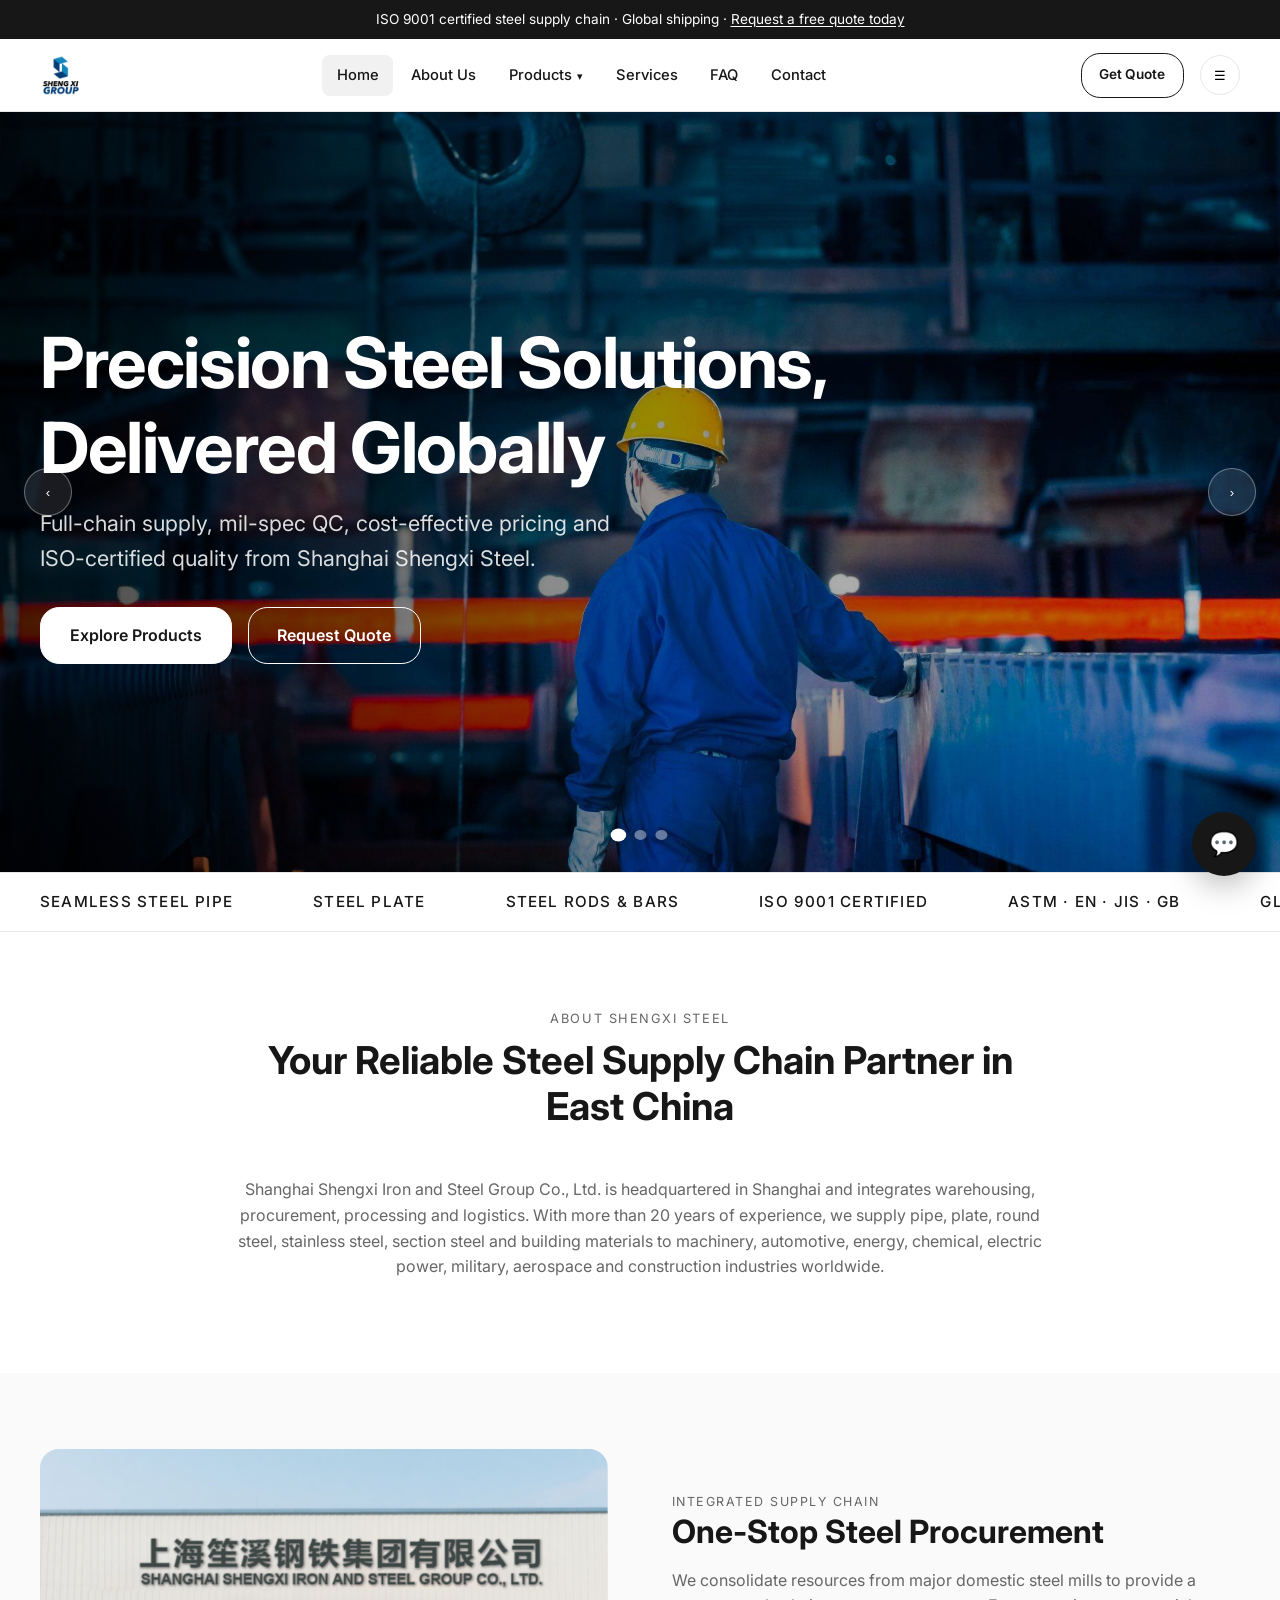
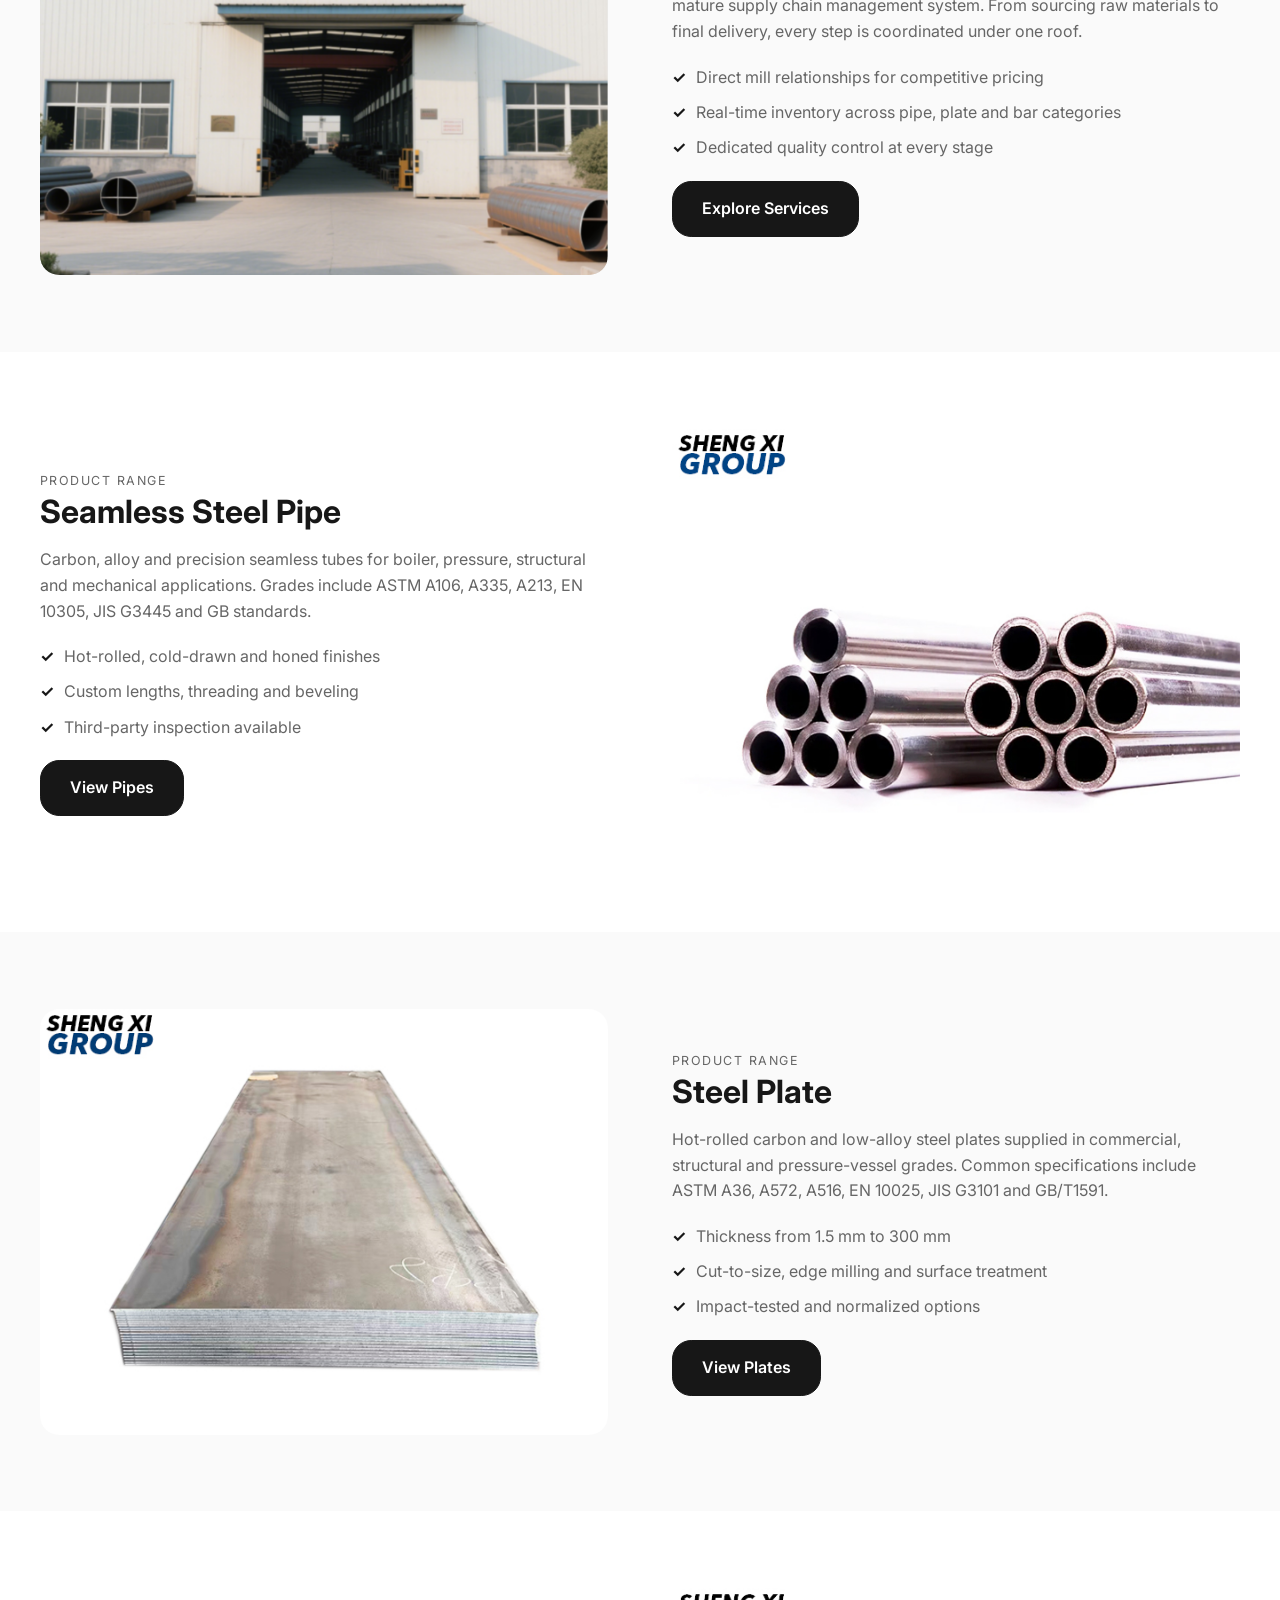
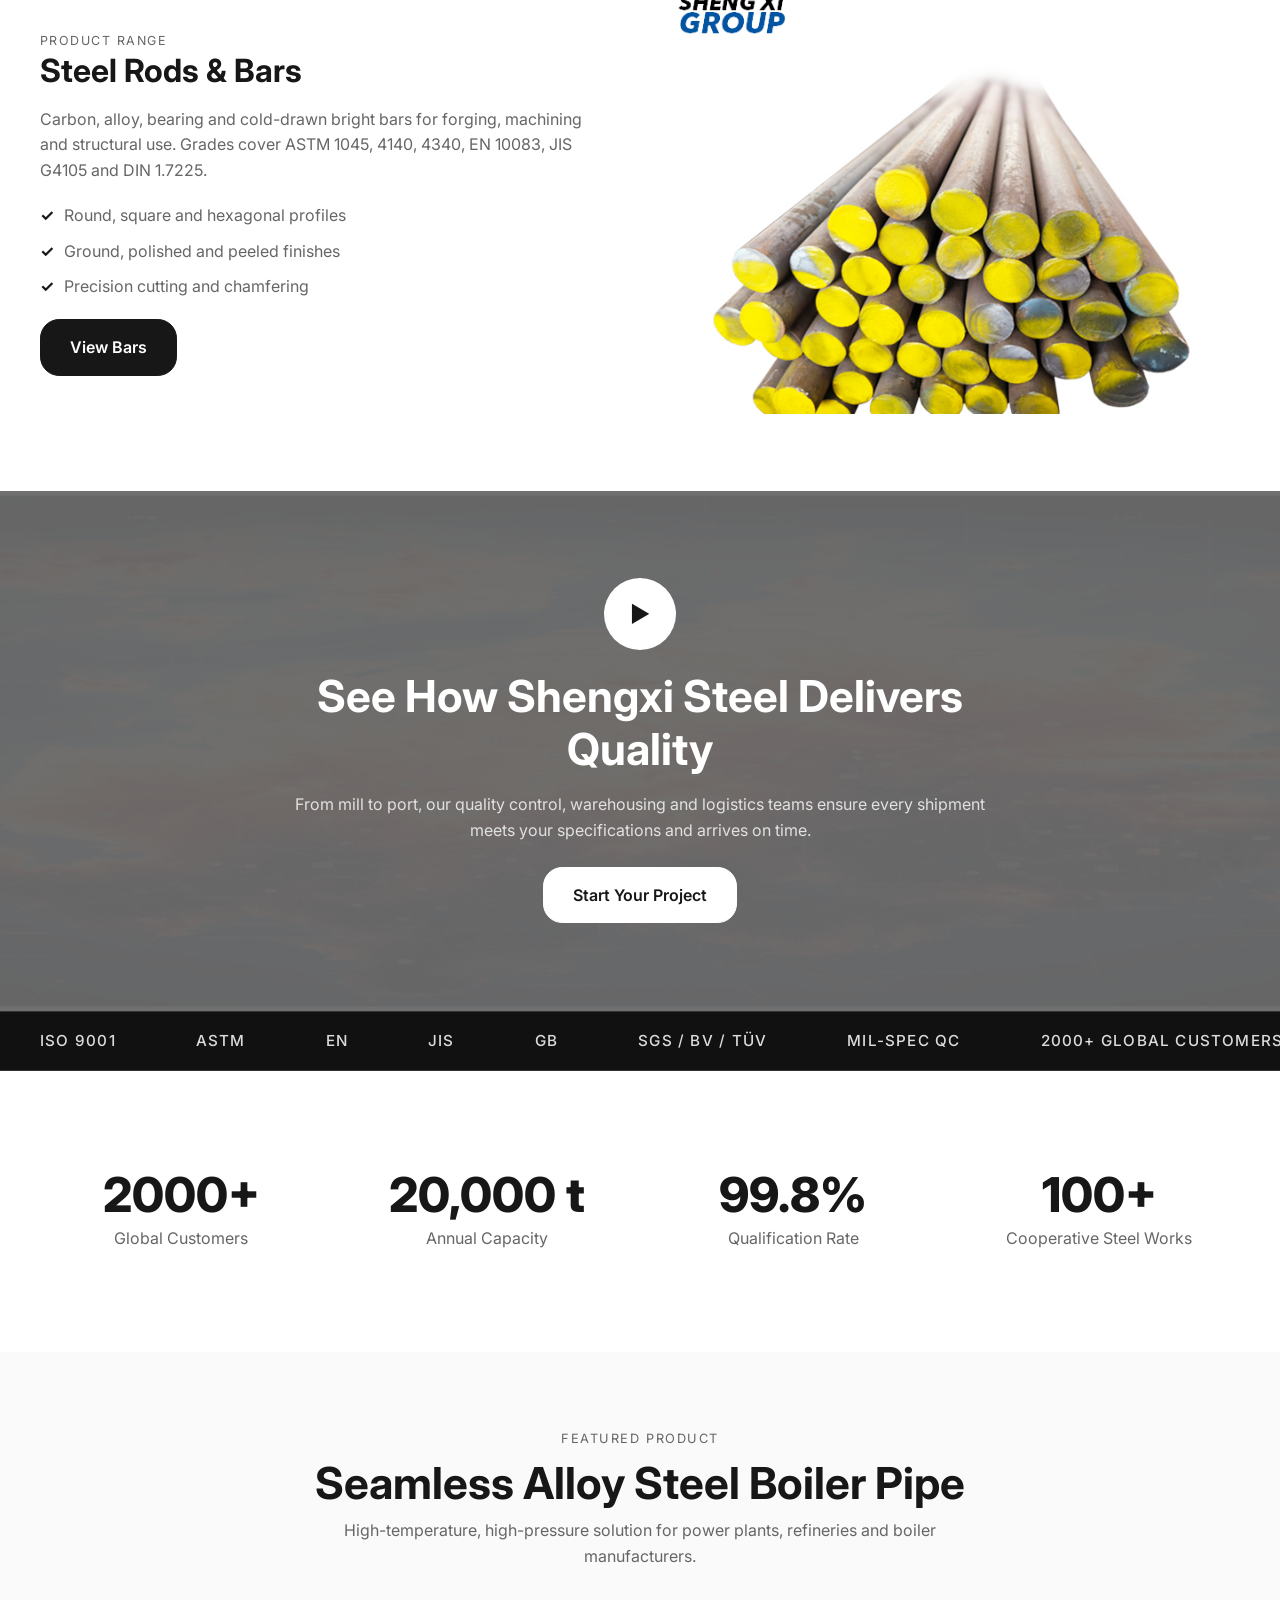
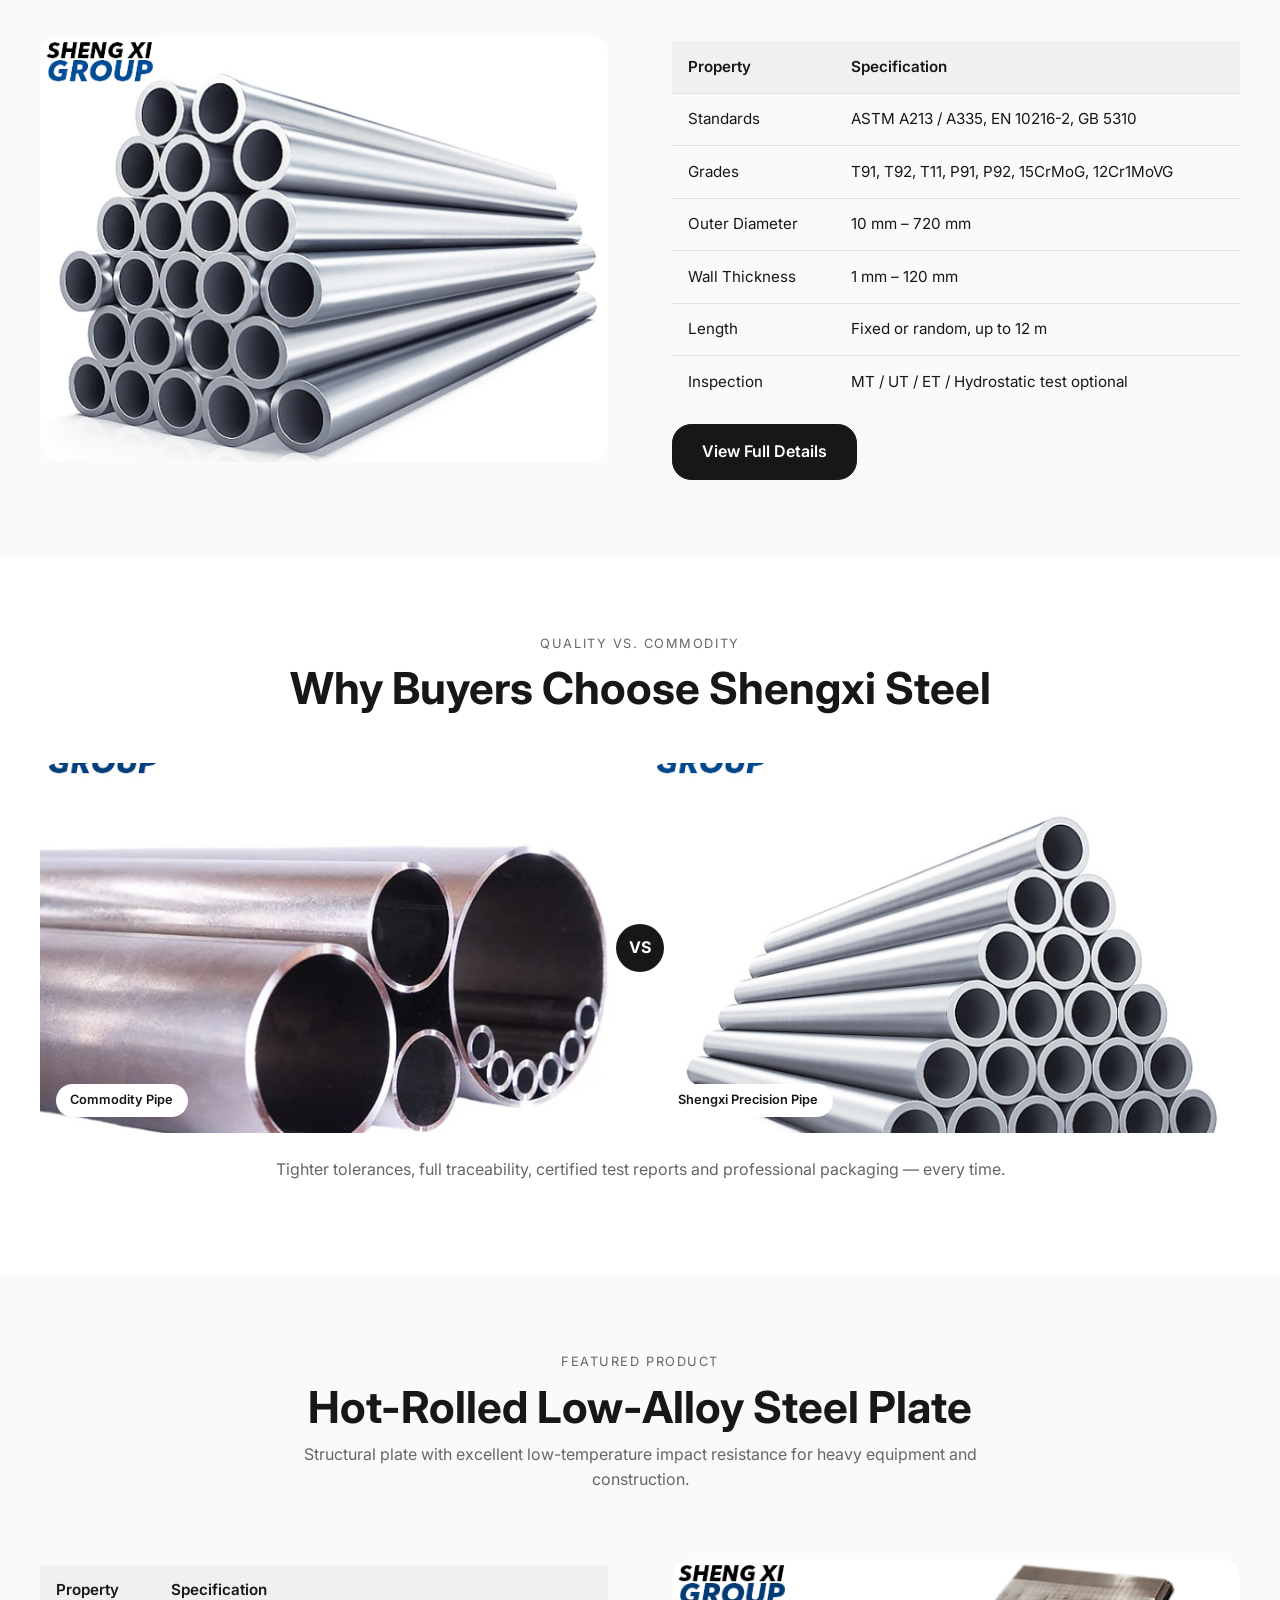
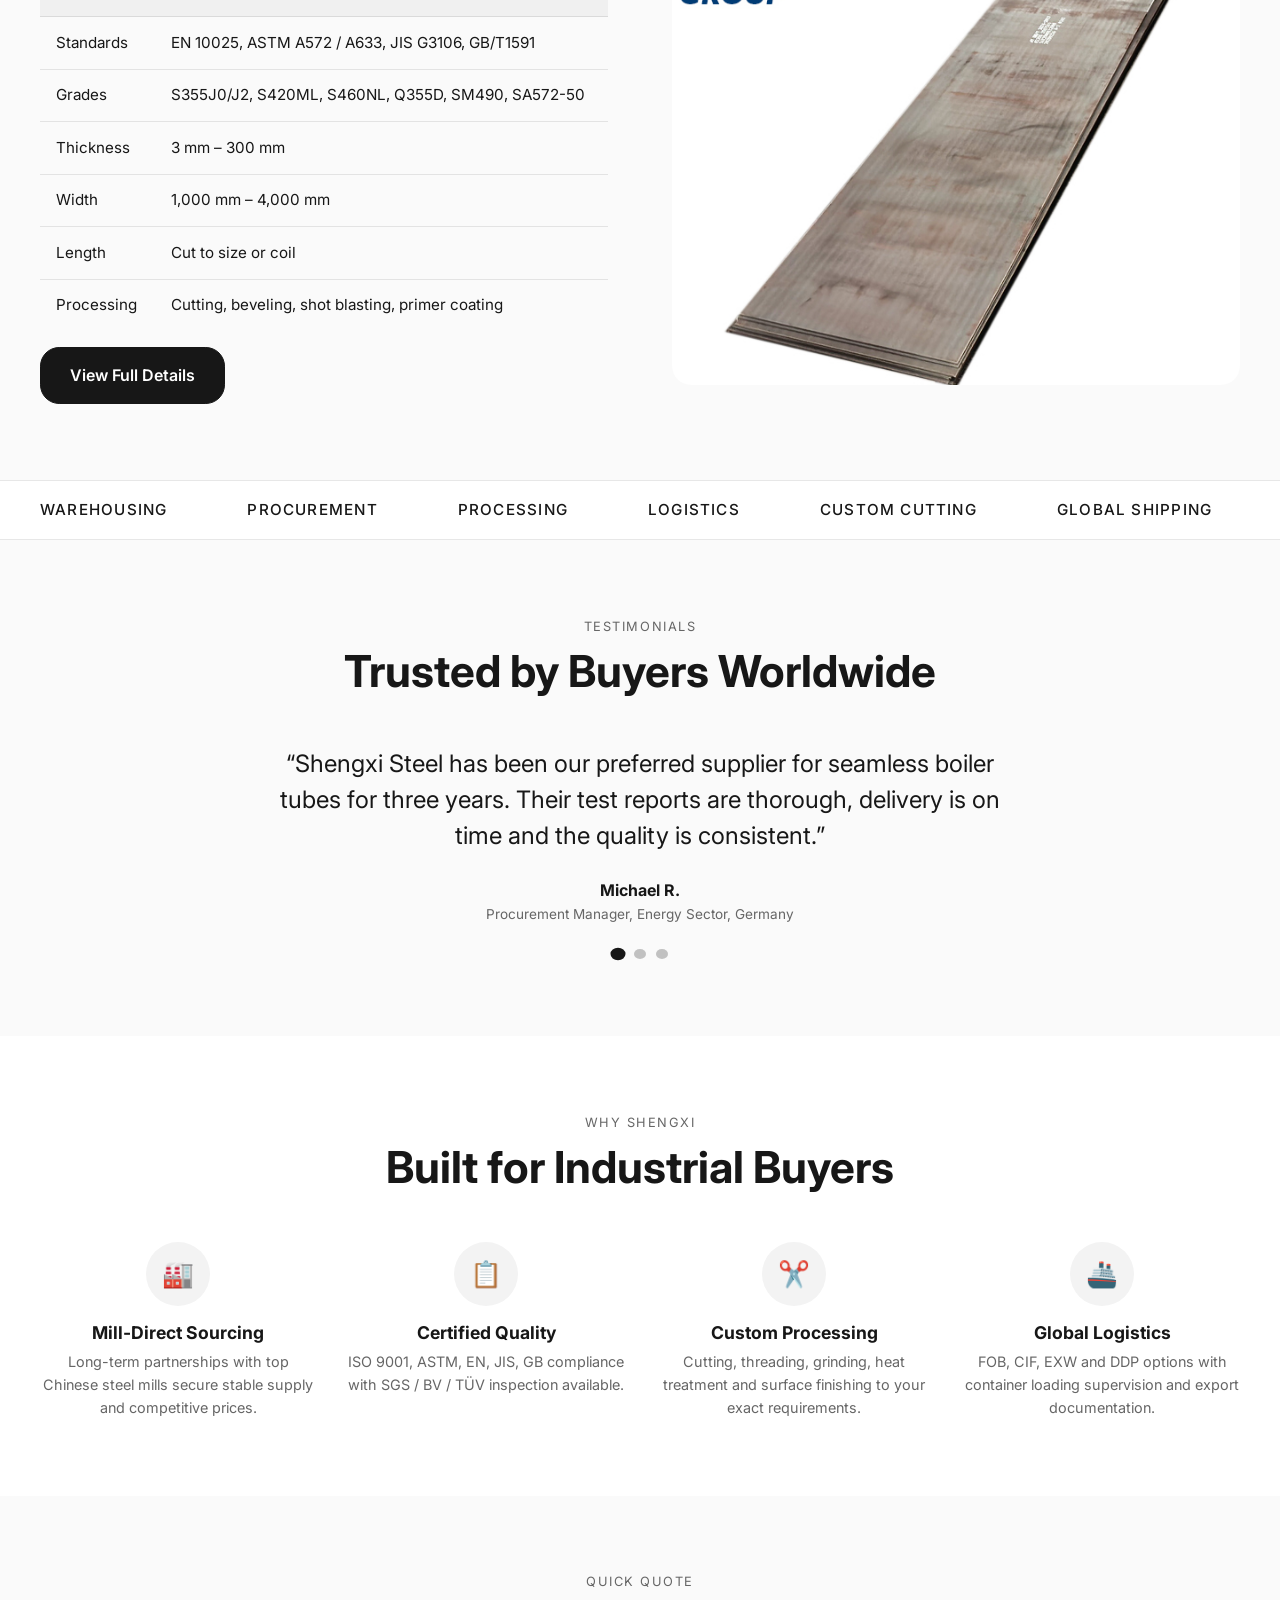
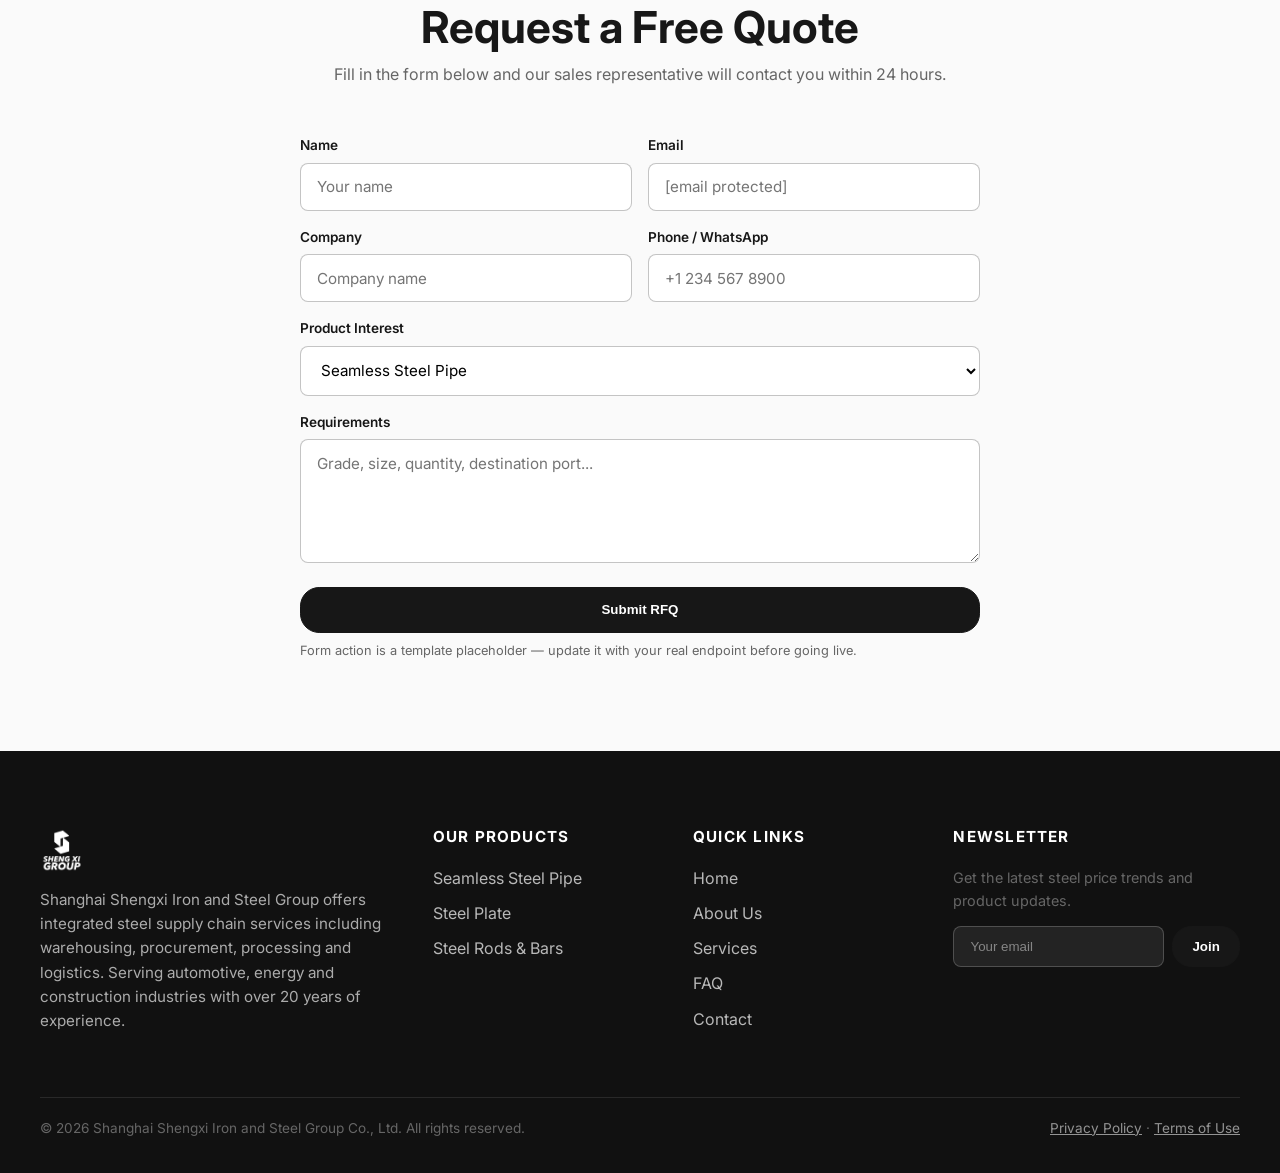
<file: index.html>
<!doctype html>
<html lang="en">
<head>
  <meta charset="utf-8">
  <meta name="viewport" content="width=device-width, initial-scale=1">
  <meta name="description" content="Shengxi Steel — Shanghai-based steel supplier of seamless steel pipe, steel plate and steel rods. ISO 9001 certified with warehousing, processing and global logistics.">
  <title>Shengxi Steel | Seamless Pipe, Plate & Rods Supplier</title>
  <link rel="preconnect" href="https://fonts.googleapis.com">
  <link rel="preconnect" href="https://fonts.gstatic.com" crossorigin>
  <link href="https://fonts.googleapis.com/css2?family=Inter:wght@400;500;600;700;800&display=swap" rel="stylesheet">
  <link rel="stylesheet" href="css/styles.css">
</head>
<body>

  <!-- Announcement bar -->
  <div class="announcement-bar">
    <div class="container">
      ISO 9001 certified steel supply chain · Global shipping · <a href="contact.html">Request a free quote today</a>
    </div>
  </div>

  <!-- Header -->
  <header class="site-header">
    <div class="container header-inner">
      <a href="index.html" class="logo" aria-label="Shengxi Steel home">
        <img src="assets/images/logo.png" alt="Shengxi Steel">
      </a>
      <nav class="main-nav" aria-label="Main navigation">
        <ul>
          <li><a href="index.html" class="active">Home</a></li>
          <li><a href="about.html">About Us</a></li>
          <li class="nav-dropdown">
            <a href="products.html">Products</a>
            <ul>
              <li><a href="products.html#seamless-steel-pipe">Seamless Steel Pipe</a></li>
              <li><a href="products.html#steel-plate">Steel Plate</a></li>
              <li><a href="products.html#steel-rods">Steel Rods &amp; Bars</a></li>
            </ul>
          </li>
          <li><a href="services.html">Services</a></li>
          <li><a href="faq.html">FAQ</a></li>
          <li><a href="contact.html">Contact</a></li>
        </ul>
      </nav>
      <div class="header-actions">
        <a href="contact.html" class="btn btn-outline" style="padding:0.65rem 1.1rem;font-size:0.85rem;">Get Quote</a>
        <button class="icon-btn menu-toggle" aria-label="Open menu">☰</button>
      </div>
    </div>
  </header>

  <main>
    <!-- Hero slideshow -->
    <section class="hero-slider" aria-label="Hero slideshow">
      <div class="hero-slide active">
        <div class="hero-slide-bg" style="background-image:url('assets/images/hero1.jpg')"></div>
        <div class="hero-content">
          <h1>Precision Steel Solutions, Delivered Globally</h1>
          <p>Full-chain supply, mil-spec QC, cost-effective pricing and ISO-certified quality from Shanghai Shengxi Steel.</p>
          <div class="hero-btns">
            <a href="products.html" class="btn btn-light">Explore Products</a>
            <a href="contact.html" class="btn btn-outline" style="color:#fff;border-color:#fff;">Request Quote</a>
          </div>
        </div>
      </div>
      <div class="hero-slide">
        <div class="hero-slide-bg" style="background-image:url('assets/images/hero2.jpg')"></div>
        <div class="hero-content">
          <h1>Seamless Steel Pipe, Plate &amp; Rods</h1>
          <p>ASTM, EN, JIS and GB compliant materials for energy, automotive, construction and machinery industries.</p>
          <div class="hero-btns">
            <a href="products.html" class="btn btn-light">View Catalog</a>
            <a href="contact.html" class="btn btn-outline" style="color:#fff;border-color:#fff;">Get a Quote</a>
          </div>
        </div>
      </div>
      <div class="hero-slide">
        <div class="hero-slide-bg" style="background:linear-gradient(135deg,#1a1a1a,#333)"></div>
        <div class="hero-content">
          <h1>Warehousing · Procurement · Processing · Logistics</h1>
          <p>One-stop steel supply chain services backed by 20+ years of experience and 2,000+ global customers.</p>
          <div class="hero-btns">
            <a href="services.html" class="btn btn-light">Our Services</a>
            <a href="contact.html" class="btn btn-outline" style="color:#fff;border-color:#fff;">Contact Sales</a>
          </div>
        </div>
      </div>
      <button class="slider-arrow prev" aria-label="Previous slide">‹</button>
      <button class="slider-arrow next" aria-label="Next slide">›</button>
      <div class="slider-dots"></div>
    </section>

    <!-- Scrolling text marquee -->
    <div class="marquee">
      <div class="marquee-track">
        <span>Seamless Steel Pipe</span><span>Steel Plate</span><span>Steel Rods &amp; Bars</span><span>ISO 9001 Certified</span><span>ASTM · EN · JIS · GB</span><span>Global Logistics</span><span>Custom Cutting &amp; Processing</span><span>Get Your Free Quote</span>
        <span>Seamless Steel Pipe</span><span>Steel Plate</span><span>Steel Rods &amp; Bars</span><span>ISO 9001 Certified</span><span>ASTM · EN · JIS · GB</span><span>Global Logistics</span><span>Custom Cutting &amp; Processing</span><span>Get Your Free Quote</span>
      </div>
    </div>

    <!-- Rich-text brand intro -->
    <section class="section bg-surface">
      <div class="container">
        <div class="rich-intro">
          <div class="section-title">
            <span class="eyebrow">About Shengxi Steel</span>
            <h2>Your Reliable Steel Supply Chain Partner in East China</h2>
          </div>
          <p>Shanghai Shengxi Iron and Steel Group Co., Ltd. is headquartered in Shanghai and integrates warehousing, procurement, processing and logistics. With more than 20 years of experience, we supply pipe, plate, round steel, stainless steel, section steel and building materials to machinery, automotive, energy, chemical, electric power, military, aerospace and construction industries worldwide.</p>
        </div>
      </div>
    </section>

    <!-- 4 alternating image-with-text sections -->
    <section class="section">
      <div class="container">
        <div class="image-text-grid">
          <div class="media"><img src="assets/images/about1.png" alt="Shengxi Steel warehouse and processing facility"></div>
          <div>
            <span class="eyebrow">Integrated Supply Chain</span>
            <h3>One-Stop Steel Procurement</h3>
            <p>We consolidate resources from major domestic steel mills to provide a mature supply chain management system. From sourcing raw materials to final delivery, every step is coordinated under one roof.</p>
            <ul>
              <li>Direct mill relationships for competitive pricing</li>
              <li>Real-time inventory across pipe, plate and bar categories</li>
              <li>Dedicated quality control at every stage</li>
            </ul>
            <a href="services.html" class="btn">Explore Services</a>
          </div>
        </div>
      </div>
    </section>

    <section class="section bg-surface">
      <div class="container">
        <div class="image-text-grid reverse">
          <div class="media"><img src="assets/images/product-pipe1.jpg" alt="Seamless alloy steel pipe"></div>
          <div>
            <span class="eyebrow">Product Range</span>
            <h3>Seamless Steel Pipe</h3>
            <p>Carbon, alloy and precision seamless tubes for boiler, pressure, structural and mechanical applications. Grades include ASTM A106, A335, A213, EN 10305, JIS G3445 and GB standards.</p>
            <ul>
              <li>Hot-rolled, cold-drawn and honed finishes</li>
              <li>Custom lengths, threading and beveling</li>
              <li>Third-party inspection available</li>
            </ul>
            <a href="products.html#seamless-steel-pipe" class="btn">View Pipes</a>
          </div>
        </div>
      </div>
    </section>

    <section class="section">
      <div class="container">
        <div class="image-text-grid">
          <div class="media"><img src="assets/images/product-plate1.jpg" alt="Hot rolled steel plate"></div>
          <div>
            <span class="eyebrow">Product Range</span>
            <h3>Steel Plate</h3>
            <p>Hot-rolled carbon and low-alloy steel plates supplied in commercial, structural and pressure-vessel grades. Common specifications include ASTM A36, A572, A516, EN 10025, JIS G3101 and GB/T1591.</p>
            <ul>
              <li>Thickness from 1.5 mm to 300 mm</li>
              <li>Cut-to-size, edge milling and surface treatment</li>
              <li>Impact-tested and normalized options</li>
            </ul>
            <a href="products.html#steel-plate" class="btn">View Plates</a>
          </div>
        </div>
      </div>
    </section>

    <section class="section bg-surface">
      <div class="container">
        <div class="image-text-grid reverse">
          <div class="media"><img src="assets/images/product-bars1.jpg" alt="Alloy steel round bars"></div>
          <div>
            <span class="eyebrow">Product Range</span>
            <h3>Steel Rods &amp; Bars</h3>
            <p>Carbon, alloy, bearing and cold-drawn bright bars for forging, machining and structural use. Grades cover ASTM 1045, 4140, 4340, EN 10083, JIS G4105 and DIN 1.7225.</p>
            <ul>
              <li>Round, square and hexagonal profiles</li>
              <li>Ground, polished and peeled finishes</li>
              <li>Precision cutting and chamfering</li>
            </ul>
            <a href="products.html#steel-rods" class="btn">View Bars</a>
          </div>
        </div>
      </div>
    </section>

    <!-- Video-with-text-overlay section -->
    <section class="video-section">
      <div class="video-bg" style="background-image:url('assets/images/about2.png')"></div>
      <div class="video-content">
        <a href="https://www.youtube.com/watch?v=dQw4w9WgXcQ" target="_blank" rel="noopener" class="play-btn" aria-label="Play corporate video">▶</a>
        <h2>See How Shengxi Steel Delivers Quality</h2>
        <p>From mill to port, our quality control, warehousing and logistics teams ensure every shipment meets your specifications and arrives on time.</p>
        <a href="contact.html" class="btn btn-light">Start Your Project</a>
      </div>
    </section>

    <!-- Dark scrolling text marquee -->
    <div class="marquee dark">
      <div class="marquee-track">
        <span>ISO 9001</span><span>ASTM</span><span>EN</span><span>JIS</span><span>GB</span><span>SGS / BV / TÜV</span><span>Mil-Spec QC</span><span>2000+ Global Customers</span>
        <span>ISO 9001</span><span>ASTM</span><span>EN</span><span>JIS</span><span>GB</span><span>SGS / BV / TÜV</span><span>Mil-Spec QC</span><span>2000+ Global Customers</span>
      </div>
    </div>

    <!-- Stats / indicators -->
    <section class="section bg-surface">
      <div class="container">
        <div class="stats-grid">
          <div class="stat-card">
            <div class="number">2000+</div>
            <p>Global Customers</p>
          </div>
          <div class="stat-card">
            <div class="number">20,000 t</div>
            <p>Annual Capacity</p>
          </div>
          <div class="stat-card">
            <div class="number">99.8%</div>
            <p>Qualification Rate</p>
          </div>
          <div class="stat-card">
            <div class="number">100+</div>
            <p>Cooperative Steel Works</p>
          </div>
        </div>
      </div>
    </section>

    <!-- Featured product section with specs -->
    <section class="section">
      <div class="container">
        <div class="section-title">
          <span class="eyebrow">Featured Product</span>
          <h2>Seamless Alloy Steel Boiler Pipe</h2>
          <p>High-temperature, high-pressure solution for power plants, refineries and boiler manufacturers.</p>
        </div>
        <div class="image-text-grid">
          <div class="media"><img src="assets/images/product-pipe4.jpg" alt="Seamless alloy steel boiler pipe"></div>
          <div>
            <table class="spec-table">
              <thead>
                <tr><th>Property</th><th>Specification</th></tr>
              </thead>
              <tbody>
                <tr><td>Standards</td><td>ASTM A213 / A335, EN 10216-2, GB 5310</td></tr>
                <tr><td>Grades</td><td>T91, T92, T11, P91, P92, 15CrMoG, 12Cr1MoVG</td></tr>
                <tr><td>Outer Diameter</td><td>10 mm – 720 mm</td></tr>
                <tr><td>Wall Thickness</td><td>1 mm – 120 mm</td></tr>
                <tr><td>Length</td><td>Fixed or random, up to 12 m</td></tr>
                <tr><td>Inspection</td><td>MT / UT / ET / Hydrostatic test optional</td></tr>
              </tbody>
            </table>
            <a href="product-detail.html" class="btn" style="margin-top:1rem;">View Full Details</a>
          </div>
        </div>
      </div>
    </section>

    <!-- Image comparison section -->
    <section class="section bg-surface">
      <div class="container">
        <div class="section-title">
          <span class="eyebrow">Quality vs. Commodity</span>
          <h2>Why Buyers Choose Shengxi Steel</h2>
        </div>
        <div class="comparison-wrap">
          <div class="comparison">
            <div class="comparison-card">
              <img src="assets/images/product-pipe7.jpg" alt="Standard commodity steel pipe">
              <span>Commodity Pipe</span>
            </div>
            <div class="comparison-card">
              <img src="assets/images/product-pipe6.jpg" alt="Shengxi precision steel pipe">
              <span>Shengxi Precision Pipe</span>
            </div>
          </div>
          <div class="comparison-vs">VS</div>
        </div>
        <p class="text-center" style="margin-top:1.5rem;">Tighter tolerances, full traceability, certified test reports and professional packaging — every time.</p>
      </div>
    </section>

    <!-- Featured product 2 section -->
    <section class="section">
      <div class="container">
        <div class="section-title">
          <span class="eyebrow">Featured Product</span>
          <h2>Hot-Rolled Low-Alloy Steel Plate</h2>
          <p>Structural plate with excellent low-temperature impact resistance for heavy equipment and construction.</p>
        </div>
        <div class="image-text-grid reverse">
          <div class="media"><img src="assets/images/product-plate2.jpg" alt="Hot rolled low alloy steel plate"></div>
          <div>
            <table class="spec-table">
              <thead>
                <tr><th>Property</th><th>Specification</th></tr>
              </thead>
              <tbody>
                <tr><td>Standards</td><td>EN 10025, ASTM A572 / A633, JIS G3106, GB/T1591</td></tr>
                <tr><td>Grades</td><td>S355J0/J2, S420ML, S460NL, Q355D, SM490, SA572-50</td></tr>
                <tr><td>Thickness</td><td>3 mm – 300 mm</td></tr>
                <tr><td>Width</td><td>1,000 mm – 4,000 mm</td></tr>
                <tr><td>Length</td><td>Cut to size or coil</td></tr>
                <tr><td>Processing</td><td>Cutting, beveling, shot blasting, primer coating</td></tr>
              </tbody>
            </table>
            <a href="product-detail.html" class="btn" style="margin-top:1rem;">View Full Details</a>
          </div>
        </div>
      </div>
    </section>

    <!-- Scrolling text marquee -->
    <div class="marquee">
      <div class="marquee-track">
        <span>Warehousing</span><span>Procurement</span><span>Processing</span><span>Logistics</span><span>Custom Cutting</span><span>Global Shipping</span><span>Request a Quote</span>
        <span>Warehousing</span><span>Procurement</span><span>Processing</span><span>Logistics</span><span>Custom Cutting</span><span>Global Shipping</span><span>Request a Quote</span>
      </div>
    </div>

    <!-- Testimonials banner with slider dots -->
    <section class="section testimonials">
      <div class="container">
        <div class="section-title">
          <span class="eyebrow">Testimonials</span>
          <h2>Trusted by Buyers Worldwide</h2>
        </div>
        <div class="testimonial-slide active">
          <p>“Shengxi Steel has been our preferred supplier for seamless boiler tubes for three years. Their test reports are thorough, delivery is on time and the quality is consistent.”</p>
          <div class="author">Michael R.</div>
          <div class="role">Procurement Manager, Energy Sector, Germany</div>
        </div>
        <div class="testimonial-slide">
          <p>“We import steel plates monthly for structural projects. The cut-to-size service and SGS inspection support save us significant processing time at our yard.”</p>
          <div class="author">Ahmed K.</div>
          <div class="role">Project Director, Construction, UAE</div>
        </div>
        <div class="testimonial-slide">
          <p>“Their team responded to our RFQ within hours and arranged samples within a week. The cold-drawn bright bars met our tight tolerances perfectly.”</p>
          <div class="author">Linda T.</div>
          <div class="role">Supply Chain Lead, Automotive, USA</div>
        </div>
        <div class="testimonial-dots"></div>
      </div>
    </section>

    <!-- Multicolumn icons section -->
    <section class="section bg-surface">
      <div class="container">
        <div class="section-title">
          <span class="eyebrow">Why Shengxi</span>
          <h2>Built for Industrial Buyers</h2>
        </div>
        <div class="icon-grid">
          <div class="icon-card">
            <div class="icon">🏭</div>
            <h4>Mill-Direct Sourcing</h4>
            <p>Long-term partnerships with top Chinese steel mills secure stable supply and competitive prices.</p>
          </div>
          <div class="icon-card">
            <div class="icon">📋</div>
            <h4>Certified Quality</h4>
            <p>ISO 9001, ASTM, EN, JIS, GB compliance with SGS / BV / TÜV inspection available.</p>
          </div>
          <div class="icon-card">
            <div class="icon">✂️</div>
            <h4>Custom Processing</h4>
            <p>Cutting, threading, grinding, heat treatment and surface finishing to your exact requirements.</p>
          </div>
          <div class="icon-card">
            <div class="icon">🚢</div>
            <h4>Global Logistics</h4>
            <p>FOB, CIF, EXW and DDP options with container loading supervision and export documentation.</p>
          </div>
        </div>
      </div>
    </section>

    <!-- Homepage RFQ form -->
    <section class="section" id="rfq">
      <div class="container" style="max-width:760px;">
        <div class="section-title">
          <span class="eyebrow">Quick Quote</span>
          <h2>Request a Free Quote</h2>
          <p>Fill in the form below and our sales representative will contact you within 24 hours.</p>
        </div>
        <!-- Replace YOUR_FORM_ID with your actual Formspree endpoint -->
        <form action="https://formspree.io/f/YOUR_FORM_ID" method="POST">
          <div class="form-row">
            <div class="form-group">
              <label for="name">Name</label>
              <input type="text" id="name" name="name" placeholder="Your name" required>
            </div>
            <div class="form-group">
              <label for="email">Email</label>
              <input type="email" id="email" name="email" placeholder="[email protected]" required>
            </div>
          </div>
          <div class="form-row">
            <div class="form-group">
              <label for="company">Company</label>
              <input type="text" id="company" name="company" placeholder="Company name">
            </div>
            <div class="form-group">
              <label for="phone">Phone / WhatsApp</label>
              <input type="tel" id="phone" name="phone" placeholder="+1 234 567 8900">
            </div>
          </div>
          <div class="form-group">
            <label for="product">Product Interest</label>
            <select id="product" name="product">
              <option>Seamless Steel Pipe</option>
              <option>Steel Plate</option>
              <option>Steel Rods &amp; Bars</option>
              <option>Other / Multiple</option>
            </select>
          </div>
          <div class="form-group">
            <label for="message">Requirements</label>
            <textarea id="message" name="message" rows="5" placeholder="Grade, size, quantity, destination port..."></textarea>
          </div>
          <button type="submit" class="btn" style="width:100%;">Submit RFQ</button>
          <p class="form-note">Form action is a template placeholder — update it with your real endpoint before going live.</p>
        </form>
      </div>
    </section>
  </main>

  <!-- Footer -->
  <footer class="site-footer">
    <div class="container">
      <div class="footer-grid">
        <div class="footer-brand">
          <img src="assets/images/logo.png" alt="Shengxi Steel">
          <p>Shanghai Shengxi Iron and Steel Group offers integrated steel supply chain services including warehousing, procurement, processing and logistics. Serving automotive, energy and construction industries with over 20 years of experience.</p>
        </div>
        <div class="footer-col">
          <h5>Our Products</h5>
          <ul>
            <li><a href="products.html#seamless-steel-pipe">Seamless Steel Pipe</a></li>
            <li><a href="products.html#steel-plate">Steel Plate</a></li>
            <li><a href="products.html#steel-rods">Steel Rods &amp; Bars</a></li>
          </ul>
        </div>
        <div class="footer-col">
          <h5>Quick Links</h5>
          <ul>
            <li><a href="index.html">Home</a></li>
            <li><a href="about.html">About Us</a></li>
            <li><a href="services.html">Services</a></li>
            <li><a href="faq.html">FAQ</a></li>
            <li><a href="contact.html">Contact</a></li>
          </ul>
        </div>
        <div class="footer-col">
          <h5>Newsletter</h5>
          <p style="font-size:0.9rem;">Get the latest steel price trends and product updates.</p>
          <form action="https://formspree.io/f/YOUR_FORM_ID" method="POST" class="newsletter-form">
            <input type="email" name="email" placeholder="Your email" required>
            <button type="submit" class="btn">Join</button>
          </form>
        </div>
      </div>
      <div class="footer-bottom">
        <p>© 2026 Shanghai Shengxi Iron and Steel Group Co., Ltd. All rights reserved.</p>
        <p><a href="privacy.html">Privacy Policy</a> · <a href="terms.html">Terms of Use</a></p>
      </div>
    </div>
  </footer>

  <!-- Floating chatbot -->
  <div class="chatbot-launcher">
    <button aria-label="Open quote chatbot">💬</button>
  </div>
  <div class="chatbot-window">
    <div class="chatbot-header">
      <h4>Shengxi Quote Assistant</h4>
      <button aria-label="Close chatbot">×</button>
    </div>
    <div class="chatbot-body">
      <div class="chat-message bot">Hi! I can help you get a quick quote. Choose an option below or type your requirements.</div>
    </div>
    <div class="chatbot-actions">
      <button>Request a quote</button>
      <button>Product catalog</button>
      <button>Delivery &amp; shipping</button>
      <button>Talk to sales</button>
    </div>
  </div>

  <!-- Exit-intent popup -->
  <div class="exit-popup">
    <div class="exit-popup-inner">
      <button class="close" aria-label="Close popup">×</button>
      <h2>Get a Free Steel Quote Before You Go</h2>
      <p>Tell us what you need and receive pricing within 24 hours. No obligation.</p>
      <form action="https://formspree.io/f/YOUR_FORM_ID" method="POST">
        <div class="form-group">
          <input type="email" name="email" placeholder="Enter your email" required>
        </div>
        <div class="form-group">
          <textarea name="message" rows="3" placeholder="Product, grade, size, quantity..."></textarea>
        </div>
        <button type="submit" class="btn" style="width:100%;">Send My Quote Request</button>
      </form>
    </div>
  </div>

  <script src="js/main.js"></script>
</body>
</html>
</file>
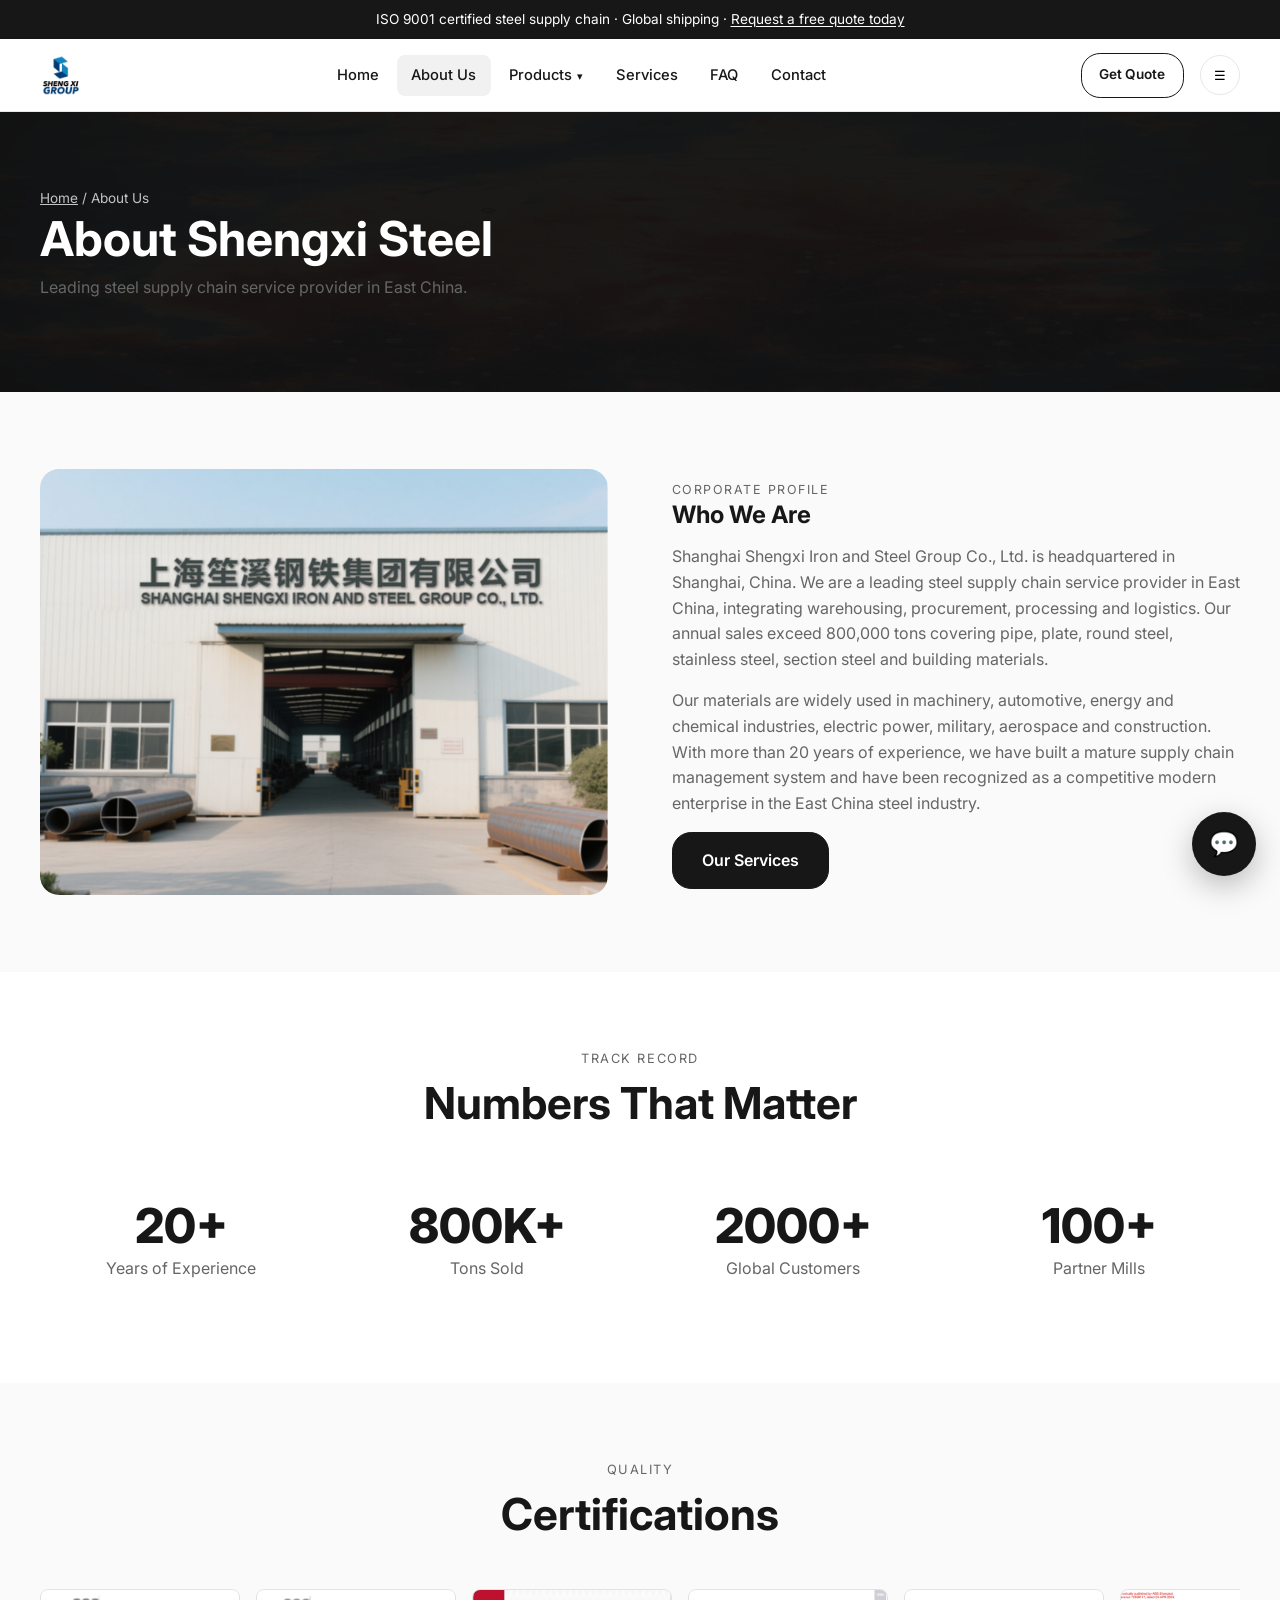
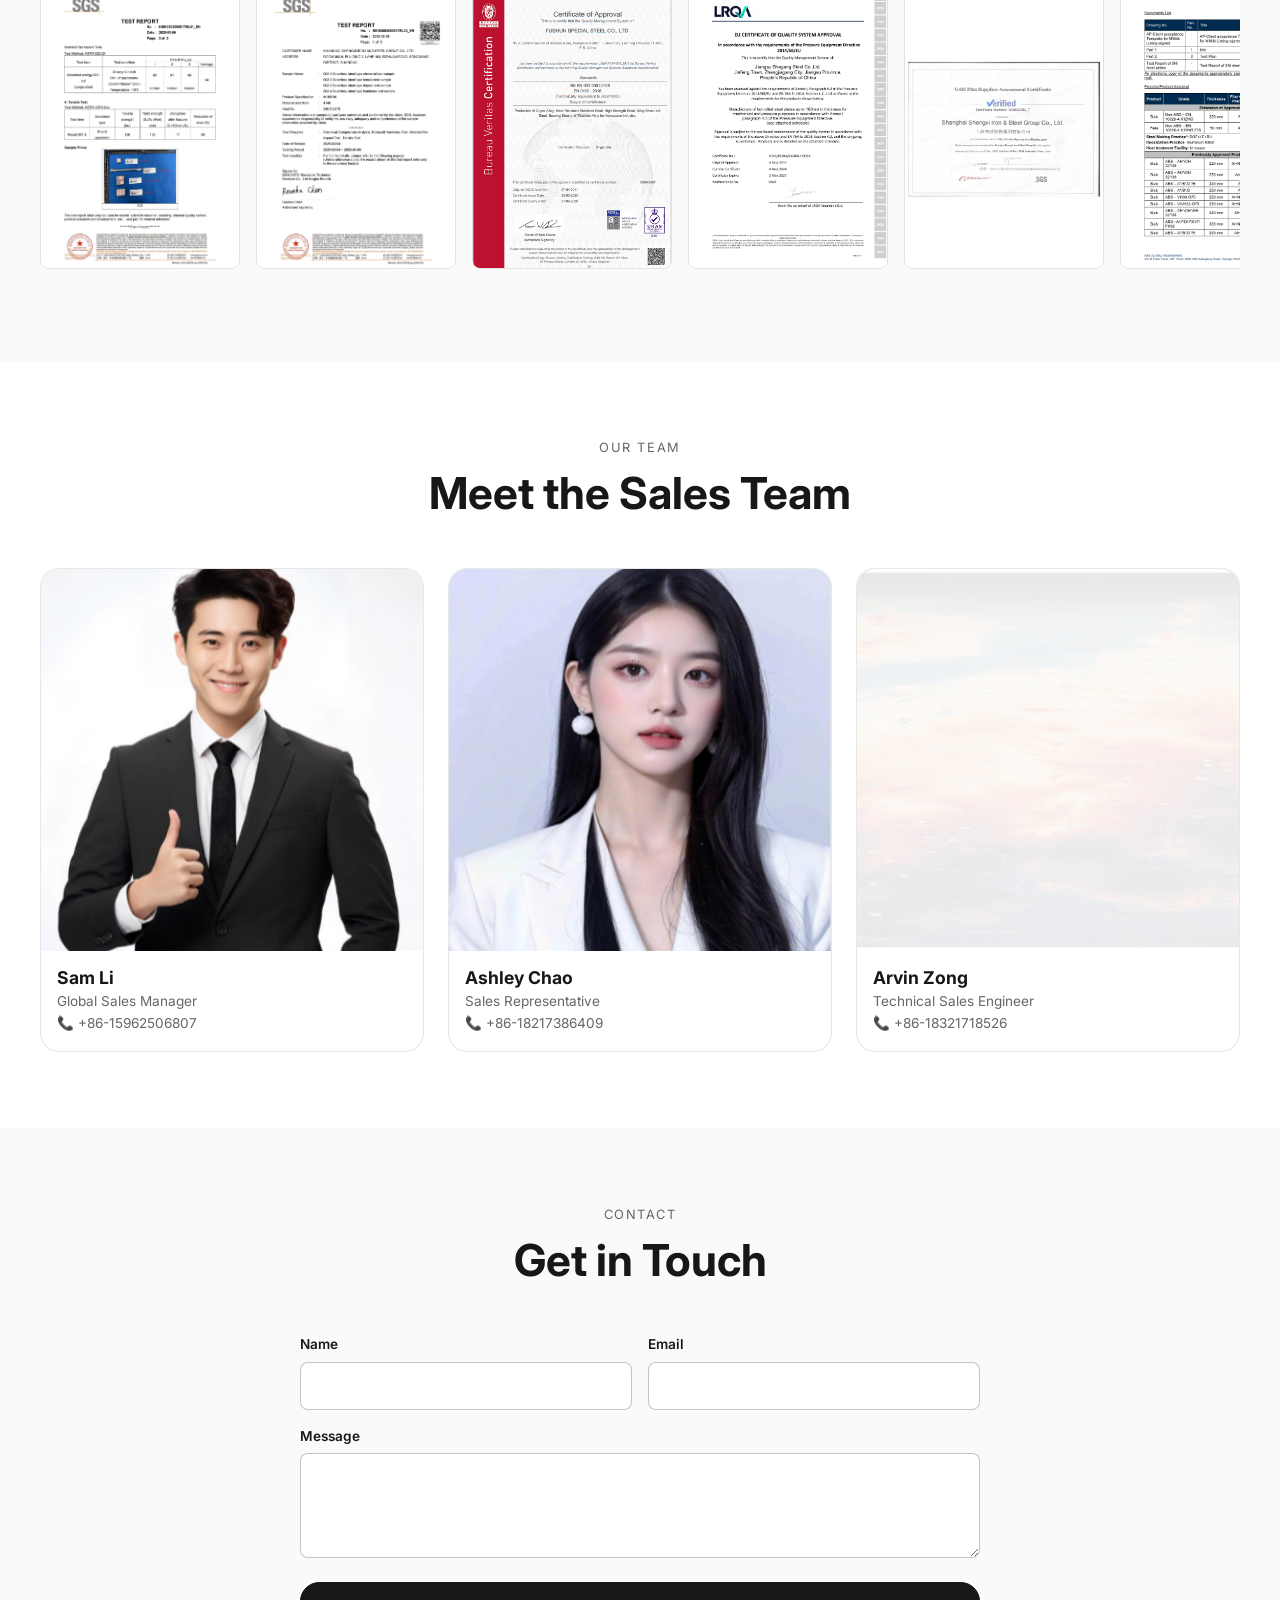
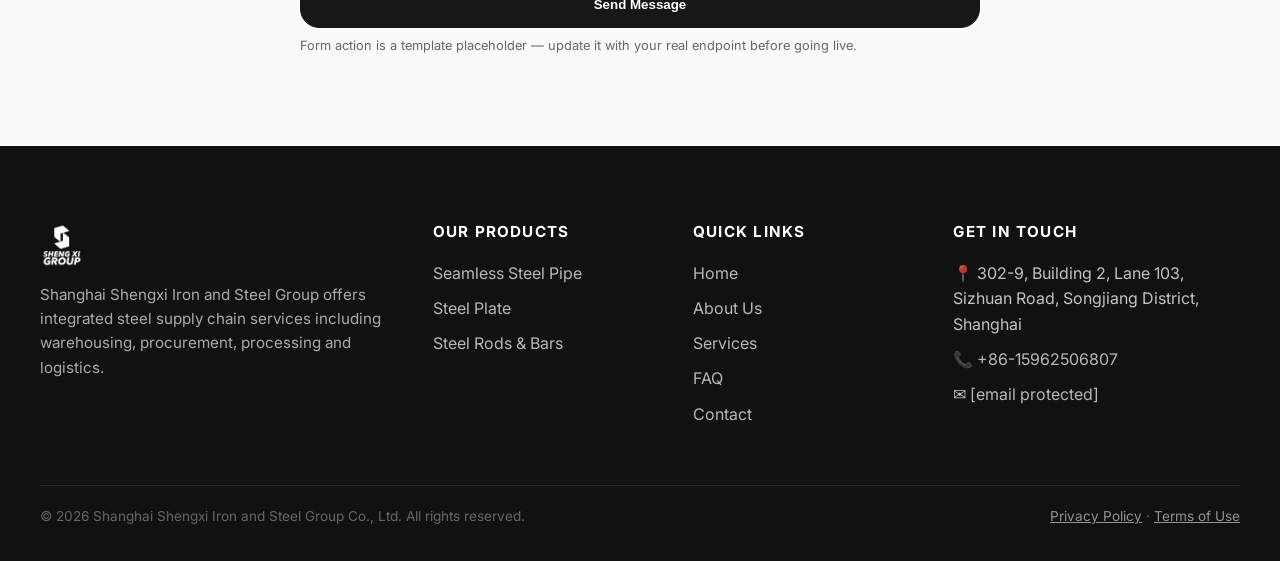
<file: about.html>
<!doctype html>
<html lang="en">
<head>
  <meta charset="utf-8">
  <meta name="viewport" content="width=device-width, initial-scale=1">
  <meta name="description" content="Learn about Shanghai Shengxi Iron and Steel Group — 20+ years of steel supply chain experience serving global industrial buyers.">
  <title>About Us | Shengxi Steel</title>
  <link rel="preconnect" href="https://fonts.googleapis.com">
  <link rel="preconnect" href="https://fonts.gstatic.com" crossorigin>
  <link href="https://fonts.googleapis.com/css2?family=Inter:wght@400;500;600;700;800&display=swap" rel="stylesheet">
  <link rel="stylesheet" href="css/styles.css">
</head>
<body>

  <div class="announcement-bar">
    <div class="container">
      ISO 9001 certified steel supply chain · Global shipping · <a href="contact.html">Request a free quote today</a>
    </div>
  </div>

  <header class="site-header">
    <div class="container header-inner">
      <a href="index.html" class="logo" aria-label="Shengxi Steel home">
        <img src="assets/images/logo.png" alt="Shengxi Steel">
      </a>
      <nav class="main-nav" aria-label="Main navigation">
        <ul>
          <li><a href="index.html">Home</a></li>
          <li><a href="about.html" class="active">About Us</a></li>
          <li class="nav-dropdown">
            <a href="products.html">Products</a>
            <ul>
              <li><a href="products.html#seamless-steel-pipe">Seamless Steel Pipe</a></li>
              <li><a href="products.html#steel-plate">Steel Plate</a></li>
              <li><a href="products.html#steel-rods">Steel Rods &amp; Bars</a></li>
            </ul>
          </li>
          <li><a href="services.html">Services</a></li>
          <li><a href="faq.html">FAQ</a></li>
          <li><a href="contact.html">Contact</a></li>
        </ul>
      </nav>
      <div class="header-actions">
        <a href="contact.html" class="btn btn-outline" style="padding:0.65rem 1.1rem;font-size:0.85rem;">Get Quote</a>
        <button class="icon-btn menu-toggle" aria-label="Open menu">☰</button>
      </div>
    </div>
  </header>

  <main>
    <section class="page-banner" style="min-height:280px;">
      <img src="assets/images/about2.png" alt="About Shengxi Steel">
      <div class="container">
        <div class="breadcrumbs"><a href="index.html">Home</a> / About Us</div>
        <h1>About Shengxi Steel</h1>
        <p>Leading steel supply chain service provider in East China.</p>
      </div>
    </section>

    <section class="section">
      <div class="container">
        <div class="image-text-grid">
          <div class="profile-media" style="aspect-ratio:4/3;">
            <img src="assets/images/about1.png" alt="Shengxi Steel facility">
          </div>
          <div>
            <span class="eyebrow">Corporate Profile</span>
            <h2>Who We Are</h2>
            <p>Shanghai Shengxi Iron and Steel Group Co., Ltd. is headquartered in Shanghai, China. We are a leading steel supply chain service provider in East China, integrating warehousing, procurement, processing and logistics. Our annual sales exceed 800,000 tons covering pipe, plate, round steel, stainless steel, section steel and building materials.</p>
            <p>Our materials are widely used in machinery, automotive, energy and chemical industries, electric power, military, aerospace and construction. With more than 20 years of experience, we have built a mature supply chain management system and have been recognized as a competitive modern enterprise in the East China steel industry.</p>
            <a href="services.html" class="btn">Our Services</a>
          </div>
        </div>
      </div>
    </section>

    <section class="section bg-surface">
      <div class="container">
        <div class="section-title">
          <span class="eyebrow">Track Record</span>
          <h2>Numbers That Matter</h2>
        </div>
        <div class="stats-grid">
          <div class="stat-card"><div class="number">20+</div><p>Years of Experience</p></div>
          <div class="stat-card"><div class="number">800K+</div><p>Tons Sold</p></div>
          <div class="stat-card"><div class="number">2000+</div><p>Global Customers</p></div>
          <div class="stat-card"><div class="number">100+</div><p>Partner Mills</p></div>
        </div>
      </div>
    </section>

    <section class="section">
      <div class="container">
        <div class="section-title">
          <span class="eyebrow">Quality</span>
          <h2>Certifications</h2>
        </div>
        <div class="cert-slider">
          <img src="assets/images/cert-sgs1.jpg" alt="SGS certificate">
          <img src="assets/images/cert-sgs2.jpg" alt="SGS certificate 2">
          <img src="assets/images/cert-iso.png" alt="ISO certification">
          <img src="assets/images/cert-ped.jpg" alt="PED certificate">
          <img src="assets/images/cert-alibaba.jpg" alt="Alibaba certification">
          <img src="assets/images/cert-abs2.jpg" alt="ABS certificate">
          <img src="assets/images/cert-abs3.jpg" alt="ABS certificate 2">
          <img src="assets/images/cert-abs4.jpg" alt="ABS certificate 3">
        </div>
      </div>
    </section>

    <section class="section bg-surface">
      <div class="container">
        <div class="section-title">
          <span class="eyebrow">Our Team</span>
          <h2>Meet the Sales Team</h2>
        </div>
        <div class="team-grid">
          <div class="team-card">
            <img src="assets/images/team-sam.png" alt="Sam Li">
            <div class="info">
              <h4>Sam Li</h4>
              <p>Global Sales Manager<br>📞 +86-15962506807</p>
            </div>
          </div>
          <div class="team-card">
            <img src="assets/images/team-ashley.png" alt="Ashley Chao">
            <div class="info">
              <h4>Ashley Chao</h4>
              <p>Sales Representative<br>📞 +86-18217386409</p>
            </div>
          </div>
          <div class="team-card">
            <img src="assets/images/about2.png" alt="Arvin Zong">
            <div class="info">
              <h4>Arvin Zong</h4>
              <p>Technical Sales Engineer<br>📞 +86-18321718526</p>
            </div>
          </div>
        </div>
      </div>
    </section>

    <section class="section">
      <div class="container" style="max-width:760px;">
        <div class="section-title">
          <span class="eyebrow">Contact</span>
          <h2>Get in Touch</h2>
        </div>
        <form action="https://formspree.io/f/YOUR_FORM_ID" method="POST">
          <div class="form-row">
            <div class="form-group"><label for="ab-name">Name</label><input type="text" id="ab-name" name="name" required></div>
            <div class="form-group"><label for="ab-email">Email</label><input type="email" id="ab-email" name="email" required></div>
          </div>
          <div class="form-group"><label for="ab-message">Message</label><textarea id="ab-message" name="message" rows="4" required></textarea></div>
          <button type="submit" class="btn" style="width:100%;">Send Message</button>
          <p class="form-note">Form action is a template placeholder — update it with your real endpoint before going live.</p>
        </form>
      </div>
    </section>
  </main>

  <footer class="site-footer">
    <div class="container">
      <div class="footer-grid">
        <div class="footer-brand">
          <img src="assets/images/logo.png" alt="Shengxi Steel">
          <p>Shanghai Shengxi Iron and Steel Group offers integrated steel supply chain services including warehousing, procurement, processing and logistics.</p>
        </div>
        <div class="footer-col">
          <h5>Our Products</h5>
          <ul>
            <li><a href="products.html#seamless-steel-pipe">Seamless Steel Pipe</a></li>
            <li><a href="products.html#steel-plate">Steel Plate</a></li>
            <li><a href="products.html#steel-rods">Steel Rods &amp; Bars</a></li>
          </ul>
        </div>
        <div class="footer-col">
          <h5>Quick Links</h5>
          <ul>
            <li><a href="index.html">Home</a></li>
            <li><a href="about.html">About Us</a></li>
            <li><a href="services.html">Services</a></li>
            <li><a href="faq.html">FAQ</a></li>
            <li><a href="contact.html">Contact</a></li>
          </ul>
        </div>
        <div class="footer-col">
          <h5>Get in Touch</h5>
          <ul>
            <li>📍 302-9, Building 2, Lane 103, Sizhuan Road, Songjiang District, Shanghai</li>
            <li>📞 <a href="tel:+86-15962506807">+86-15962506807</a></li>
            <li>✉ <a href="mailto:[email protected]">[email protected]</a></li>
          </ul>
        </div>
      </div>
      <div class="footer-bottom">
        <p>© 2026 Shanghai Shengxi Iron and Steel Group Co., Ltd. All rights reserved.</p>
        <p><a href="privacy.html">Privacy Policy</a> · <a href="terms.html">Terms of Use</a></p>
      </div>
    </div>
  </footer>

  <div class="chatbot-launcher"><button aria-label="Open quote chatbot">💬</button></div>
  <div class="chatbot-window">
    <div class="chatbot-header"><h4>Shengxi Quote Assistant</h4><button aria-label="Close chatbot">×</button></div>
    <div class="chatbot-body"><div class="chat-message bot">Hi! I can help you get a quick quote. Choose an option below or type your requirements.</div></div>
    <div class="chatbot-actions">
      <button>Request a quote</button><button>Product catalog</button><button>Delivery &amp; shipping</button><button>Talk to sales</button>
    </div>
  </div>

  <div class="exit-popup">
    <div class="exit-popup-inner">
      <button class="close" aria-label="Close popup">×</button>
      <h2>Get a Free Steel Quote Before You Go</h2>
      <p>Tell us what you need and receive pricing within 24 hours.</p>
      <form action="https://formspree.io/f/YOUR_FORM_ID" method="POST">
        <div class="form-group"><input type="email" name="email" placeholder="Enter your email" required></div>
        <div class="form-group"><textarea name="message" rows="3" placeholder="Product, grade, size, quantity..."></textarea></div>
        <button type="submit" class="btn" style="width:100%;">Send My Quote Request</button>
      </form>
    </div>
  </div>

  <script src="js/main.js"></script>
</body>
</html>
</file>
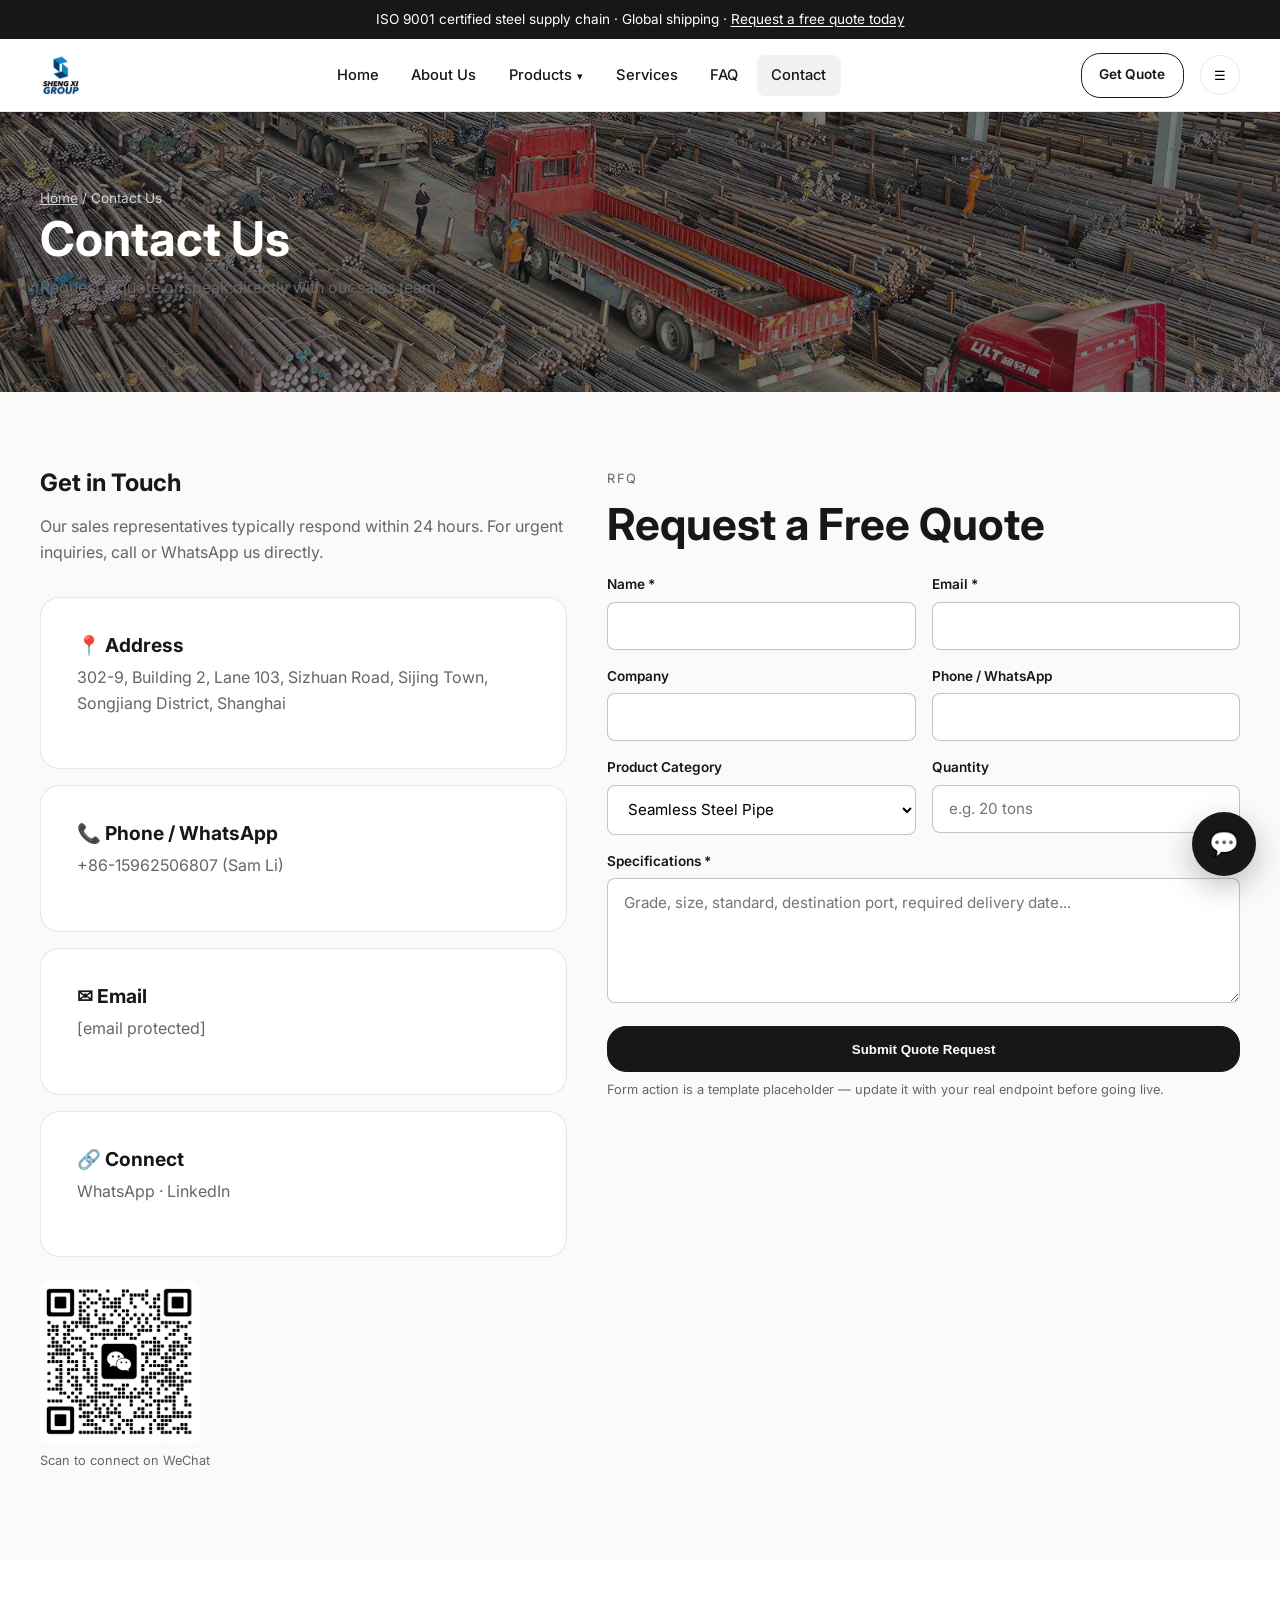
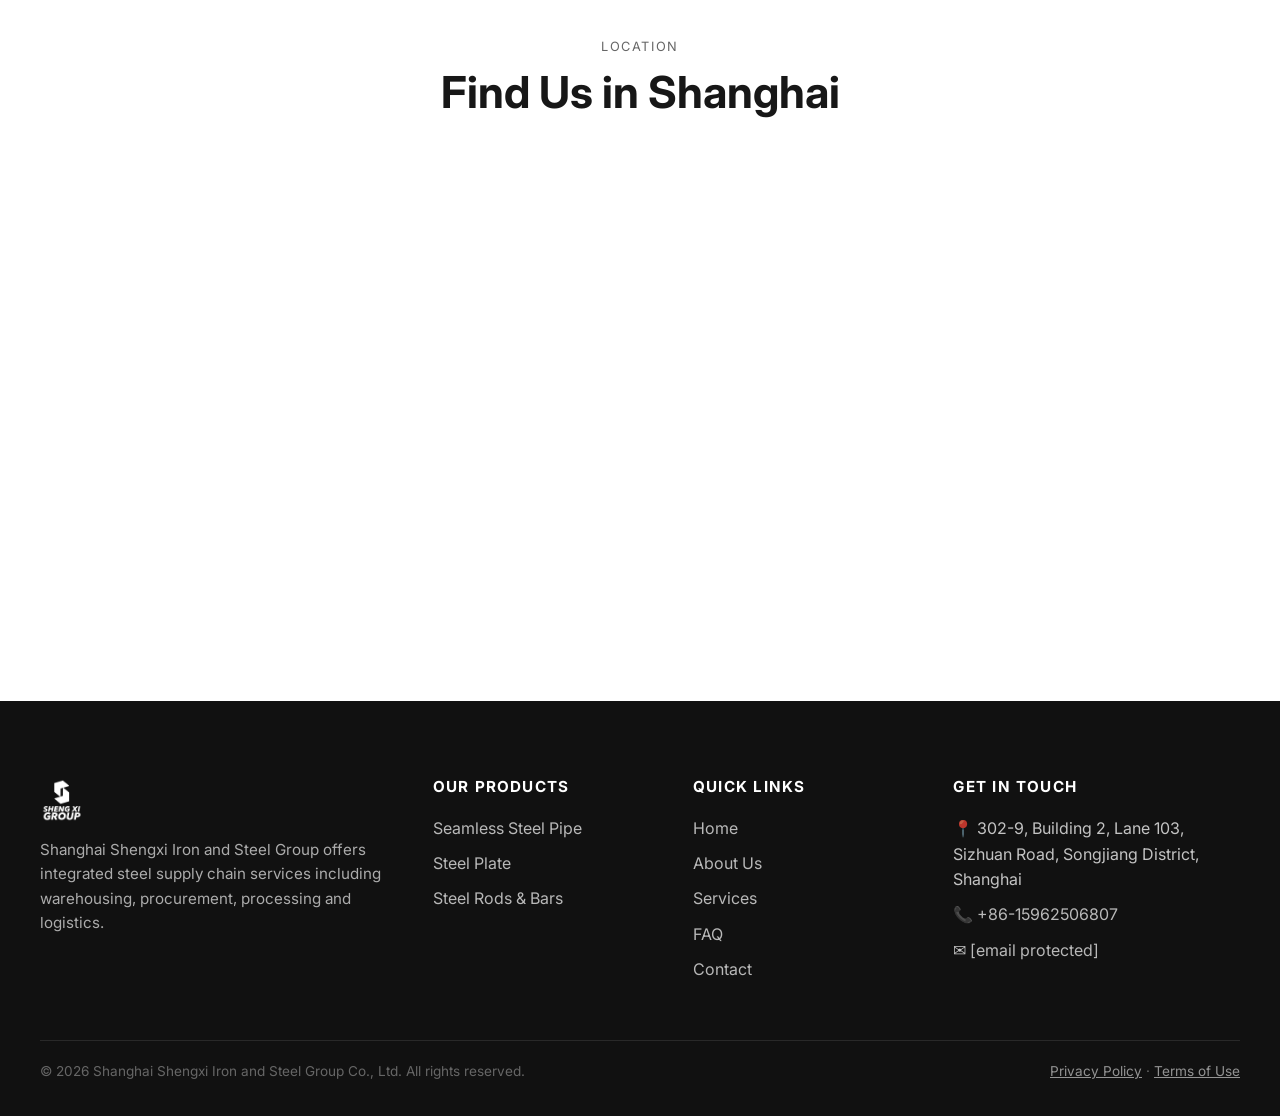
<file: contact.html>
<!doctype html>
<html lang="en">
<head>
  <meta charset="utf-8">
  <meta name="viewport" content="width=device-width, initial-scale=1">
  <meta name="description" content="Contact Shanghai Shengxi Steel for steel supply solutions, quotes and partnership inquiries.">
  <title>Contact Us | Shengxi Steel</title>
  <link rel="preconnect" href="https://fonts.googleapis.com">
  <link rel="preconnect" href="https://fonts.gstatic.com" crossorigin>
  <link href="https://fonts.googleapis.com/css2?family=Inter:wght@400;500;600;700;800&display=swap" rel="stylesheet">
  <link rel="stylesheet" href="css/styles.css">
</head>
<body>

  <div class="announcement-bar">
    <div class="container">
      ISO 9001 certified steel supply chain · Global shipping · <a href="contact.html">Request a free quote today</a>
    </div>
  </div>

  <header class="site-header">
    <div class="container header-inner">
      <a href="index.html" class="logo" aria-label="Shengxi Steel home">
        <img src="assets/images/logo.png" alt="Shengxi Steel">
      </a>
      <nav class="main-nav" aria-label="Main navigation">
        <ul>
          <li><a href="index.html">Home</a></li>
          <li><a href="about.html">About Us</a></li>
          <li class="nav-dropdown">
            <a href="products.html">Products</a>
            <ul>
              <li><a href="products.html#seamless-steel-pipe">Seamless Steel Pipe</a></li>
              <li><a href="products.html#steel-plate">Steel Plate</a></li>
              <li><a href="products.html#steel-rods">Steel Rods &amp; Bars</a></li>
            </ul>
          </li>
          <li><a href="services.html">Services</a></li>
          <li><a href="faq.html">FAQ</a></li>
          <li><a href="contact.html" class="active">Contact</a></li>
        </ul>
      </nav>
      <div class="header-actions">
        <a href="contact.html" class="btn btn-outline" style="padding:0.65rem 1.1rem;font-size:0.85rem;">Get Quote</a>
        <button class="icon-btn menu-toggle" aria-label="Open menu">☰</button>
      </div>
    </div>
  </header>

  <main>
    <section class="page-banner" style="min-height:280px;">
      <img src="assets/images/hero2.jpg" alt="Contact Shengxi Steel">
      <div class="container">
        <div class="breadcrumbs"><a href="index.html">Home</a> / Contact Us</div>
        <h1>Contact Us</h1>
        <p>Request a quote or speak directly with our sales team.</p>
      </div>
    </section>

    <section class="section">
      <div class="container">
        <div class="two-col" style="grid-template-columns:1fr 1.2fr;">
          <div>
            <h2 style="margin-bottom:1rem;">Get in Touch</h2>
            <p style="margin-bottom:2rem;">Our sales representatives typically respond within 24 hours. For urgent inquiries, call or WhatsApp us directly.</p>

            <div class="service-card" style="margin-bottom:1rem;">
              <h3>📍 Address</h3>
              <p>302-9, Building 2, Lane 103, Sizhuan Road, Sijing Town, Songjiang District, Shanghai</p>
            </div>
            <div class="service-card" style="margin-bottom:1rem;">
              <h3>📞 Phone / WhatsApp</h3>
              <p><a href="tel:+86-15962506807">+86-15962506807</a> (Sam Li)</p>
            </div>
            <div class="service-card" style="margin-bottom:1rem;">
              <h3>✉ Email</h3>
              <p><a href="mailto:[email protected]">[email protected]</a></p>
            </div>
            <div class="service-card" style="margin-bottom:1rem;">
              <h3>🔗 Connect</h3>
              <p><a href="https://api.whatsapp.com/send?phone=8615962506807" target="_blank" rel="noopener">WhatsApp</a> · <a href="https://www.linkedin.com/in/sam-li-277008362" target="_blank" rel="noopener">LinkedIn</a></p>
            </div>

            <div style="margin-top:1.5rem;">
              <img src="assets/images/qr-code.png" alt="WeChat QR code" style="max-width:160px;border-radius:var(--radius-sm);">
              <p class="form-note" style="margin-top:0.5rem;">Scan to connect on WeChat</p>
            </div>
          </div>

          <div>
            <div class="section-title" style="text-align:left;margin-bottom:1.5rem;">
              <span class="eyebrow">RFQ</span>
              <h2>Request a Free Quote</h2>
            </div>
            <form action="https://formspree.io/f/YOUR_FORM_ID" method="POST">
              <div class="form-row">
                <div class="form-group"><label for="c-name">Name *</label><input type="text" id="c-name" name="name" required></div>
                <div class="form-group"><label for="c-email">Email *</label><input type="email" id="c-email" name="email" required></div>
              </div>
              <div class="form-row">
                <div class="form-group"><label for="c-company">Company</label><input type="text" id="c-company" name="company"></div>
                <div class="form-group"><label for="c-phone">Phone / WhatsApp</label><input type="tel" id="c-phone" name="phone"></div>
              </div>
              <div class="form-row">
                <div class="form-group"><label for="c-category">Product Category</label>
                  <select id="c-category" name="category">
                    <option>Seamless Steel Pipe</option>
                    <option>Steel Plate</option>
                    <option>Steel Rods &amp; Bars</option>
                    <option>Other / Multiple</option>
                  </select>
                </div>
                <div class="form-group"><label for="c-quantity">Quantity</label><input type="text" id="c-quantity" name="quantity" placeholder="e.g. 20 tons"></div>
              </div>
              <div class="form-group"><label for="c-specs">Specifications *</label><textarea id="c-specs" name="message" rows="5" placeholder="Grade, size, standard, destination port, required delivery date..." required></textarea></div>
              <button type="submit" class="btn" style="width:100%;">Submit Quote Request</button>
              <p class="form-note">Form action is a template placeholder — update it with your real endpoint before going live.</p>
            </form>
          </div>
        </div>
      </div>
    </section>

    <section class="section bg-surface">
      <div class="container">
        <div class="section-title">
          <span class="eyebrow">Location</span>
          <h2>Find Us in Shanghai</h2>
        </div>
        <iframe
          src="https://www.google.com/maps/embed?pb=!1m18!1m12!1m3!1d3411.234567890123!2d121.2857768!3d31.107538!2m3!1f0!2f0!3f0!3m2!1i1024!2i768!4f13.1!3m3!1m2!1s0x0%3A0x0!2zMzHCsDA2JzI3LjciTiAxMjHCsDE3JzA4LjIiRQ!5e0!3m2!1sen!2scn!4v1700000000000"
          width="100%" height="450" style="border:0;border-radius:var(--radius);"
          allowfullscreen="" loading="lazy" referrerpolicy="no-referrer-when-downgrade"
          title="Shengxi Steel location"></iframe>
      </div>
    </section>
  </main>

  <footer class="site-footer">
    <div class="container">
      <div class="footer-grid">
        <div class="footer-brand">
          <img src="assets/images/logo.png" alt="Shengxi Steel">
          <p>Shanghai Shengxi Iron and Steel Group offers integrated steel supply chain services including warehousing, procurement, processing and logistics.</p>
        </div>
        <div class="footer-col">
          <h5>Our Products</h5>
          <ul>
            <li><a href="products.html#seamless-steel-pipe">Seamless Steel Pipe</a></li>
            <li><a href="products.html#steel-plate">Steel Plate</a></li>
            <li><a href="products.html#steel-rods">Steel Rods &amp; Bars</a></li>
          </ul>
        </div>
        <div class="footer-col">
          <h5>Quick Links</h5>
          <ul>
            <li><a href="index.html">Home</a></li>
            <li><a href="about.html">About Us</a></li>
            <li><a href="services.html">Services</a></li>
            <li><a href="faq.html">FAQ</a></li>
            <li><a href="contact.html">Contact</a></li>
          </ul>
        </div>
        <div class="footer-col">
          <h5>Get in Touch</h5>
          <ul>
            <li>📍 302-9, Building 2, Lane 103, Sizhuan Road, Songjiang District, Shanghai</li>
            <li>📞 <a href="tel:+86-15962506807">+86-15962506807</a></li>
            <li>✉ <a href="mailto:[email protected]">[email protected]</a></li>
          </ul>
        </div>
      </div>
      <div class="footer-bottom">
        <p>© 2026 Shanghai Shengxi Iron and Steel Group Co., Ltd. All rights reserved.</p>
        <p><a href="privacy.html">Privacy Policy</a> · <a href="terms.html">Terms of Use</a></p>
      </div>
    </div>
  </footer>

  <div class="chatbot-launcher"><button aria-label="Open quote chatbot">💬</button></div>
  <div class="chatbot-window">
    <div class="chatbot-header"><h4>Shengxi Quote Assistant</h4><button aria-label="Close chatbot">×</button></div>
    <div class="chatbot-body"><div class="chat-message bot">Hi! I can help you get a quick quote. Choose an option below or type your requirements.</div></div>
    <div class="chatbot-actions">
      <button>Request a quote</button><button>Product catalog</button><button>Delivery &amp; shipping</button><button>Talk to sales</button>
    </div>
  </div>

  <div class="exit-popup">
    <div class="exit-popup-inner">
      <button class="close" aria-label="Close popup">×</button>
      <h2>Get a Free Steel Quote Before You Go</h2>
      <p>Tell us what you need and receive pricing within 24 hours.</p>
      <form action="https://formspree.io/f/YOUR_FORM_ID" method="POST">
        <div class="form-group"><input type="email" name="email" placeholder="Enter your email" required></div>
        <div class="form-group"><textarea name="message" rows="3" placeholder="Product, grade, size, quantity..."></textarea></div>
        <button type="submit" class="btn" style="width:100%;">Send My Quote Request</button>
      </form>
    </div>
  </div>

  <script src="js/main.js"></script>
</body>
</html>
</file>
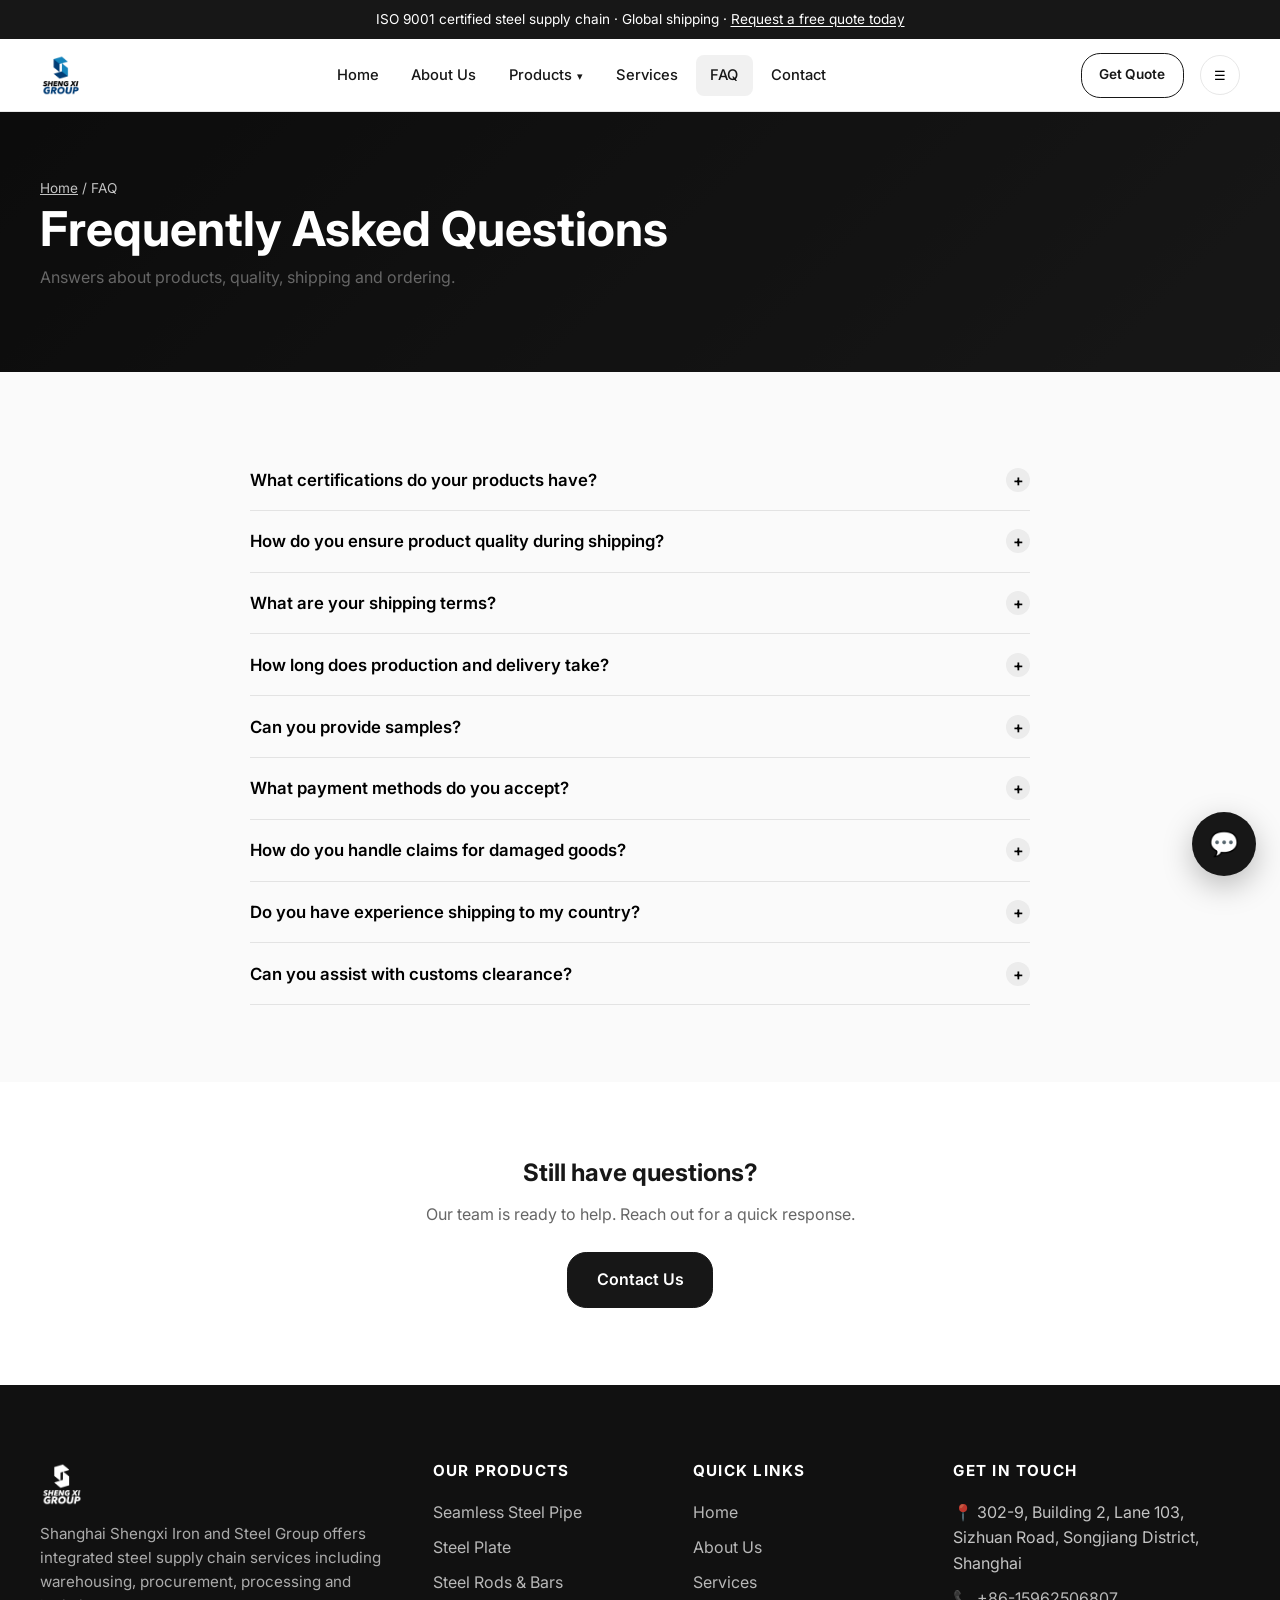
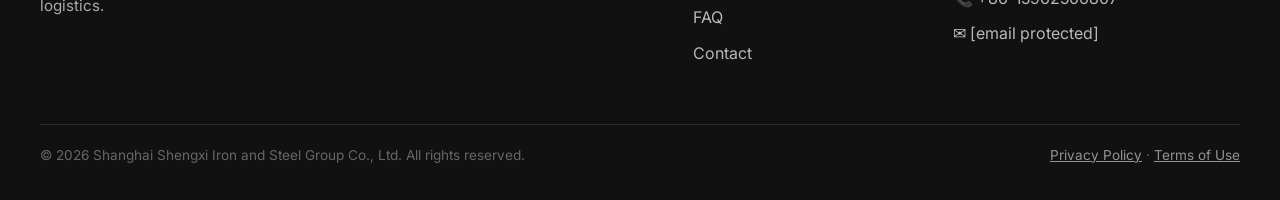
<file: faq.html>
<!doctype html>
<html lang="en">
<head>
  <meta charset="utf-8">
  <meta name="viewport" content="width=device-width, initial-scale=1">
  <meta name="description" content="Frequently asked questions about Shengxi Steel products, shipping, certifications and payment terms.">
  <title>FAQ | Shengxi Steel</title>
  <link rel="preconnect" href="https://fonts.googleapis.com">
  <link rel="preconnect" href="https://fonts.gstatic.com" crossorigin>
  <link href="https://fonts.googleapis.com/css2?family=Inter:wght@400;500;600;700;800&display=swap" rel="stylesheet">
  <link rel="stylesheet" href="css/styles.css">
</head>
<body>

  <div class="announcement-bar">
    <div class="container">
      ISO 9001 certified steel supply chain · Global shipping · <a href="contact.html">Request a free quote today</a>
    </div>
  </div>

  <header class="site-header">
    <div class="container header-inner">
      <a href="index.html" class="logo" aria-label="Shengxi Steel home">
        <img src="assets/images/logo.png" alt="Shengxi Steel">
      </a>
      <nav class="main-nav" aria-label="Main navigation">
        <ul>
          <li><a href="index.html">Home</a></li>
          <li><a href="about.html">About Us</a></li>
          <li class="nav-dropdown">
            <a href="products.html">Products</a>
            <ul>
              <li><a href="products.html#seamless-steel-pipe">Seamless Steel Pipe</a></li>
              <li><a href="products.html#steel-plate">Steel Plate</a></li>
              <li><a href="products.html#steel-rods">Steel Rods &amp; Bars</a></li>
            </ul>
          </li>
          <li><a href="services.html">Services</a></li>
          <li><a href="faq.html" class="active">FAQ</a></li>
          <li><a href="contact.html">Contact</a></li>
        </ul>
      </nav>
      <div class="header-actions">
        <a href="contact.html" class="btn btn-outline" style="padding:0.65rem 1.1rem;font-size:0.85rem;">Get Quote</a>
        <button class="icon-btn menu-toggle" aria-label="Open menu">☰</button>
      </div>
    </div>
  </header>

  <main>
    <section class="page-banner" style="min-height:260px;">
      <div class="video-bg" style="background:linear-gradient(135deg,#1a1a1a,#333)"></div>
      <div class="container">
        <div class="breadcrumbs"><a href="index.html">Home</a> / FAQ</div>
        <h1>Frequently Asked Questions</h1>
        <p>Answers about products, quality, shipping and ordering.</p>
      </div>
    </section>

    <section class="section">
      <div class="container" style="max-width:860px;">
        <div class="faq-list">
          <div class="faq-item">
            <button class="faq-question">What certifications do your products have? <span class="toggle">+</span></button>
            <div class="faq-answer"><div class="faq-answer-inner">Our steel complies with international standards including ISO 9001 (Quality Management), ASTM, EN, JIS and GB material standards. Third-party inspection by SGS, BV or TÜV is available on request.</div></div>
          </div>
          <div class="faq-item">
            <button class="faq-question">How do you ensure product quality during shipping? <span class="toggle">+</span></button>
            <div class="faq-answer"><div class="faq-answer-inner">We apply anti-rust coating and waterproof packaging, use containerized shipping (20ft/40ft, FCL/LCL) and can provide real-time tracking for sensitive shipments. Mandatory inspection photos and videos are taken before loading.</div></div>
          </div>
          <div class="faq-item">
            <button class="faq-question">What are your shipping terms? <span class="toggle">+</span></button>
            <div class="faq-answer"><div class="faq-answer-inner">We support FOB (Free On Board), CIF (Cost, Insurance &amp; Freight), EXW (Ex Works) and DDP/DAP for bulk orders. Let us know your preferred Incoterm when requesting a quote.</div></div>
          </div>
          <div class="faq-item">
            <button class="faq-question">How long does production and delivery take? <span class="toggle">+</span></button>
            <div class="faq-answer"><div class="faq-answer-inner">Standard products: 7–15 days after deposit. Custom orders: 15–45 days depending on complexity. Sea shipping typically takes 15–40 days depending on the destination port.</div></div>
          </div>
          <div class="faq-item">
            <button class="faq-question">Can you provide samples? <span class="toggle">+</span></button>
            <div class="faq-answer"><div class="faq-answer-inner">Yes. We offer free small samples (customer pays shipping) and full-sample batches where the cost can be credited against future orders.</div></div>
          </div>
          <div class="faq-item">
            <button class="faq-question">What payment methods do you accept? <span class="toggle">+</span></button>
            <div class="faq-answer"><div class="faq-answer-inner">We accept T/T (bank transfer, 30% deposit, 70% before shipment), irrevocable L/C at sight and flexible terms for long-term partners.</div></div>
          </div>
          <div class="faq-item">
            <button class="faq-question">How do you handle claims for damaged goods? <span class="toggle">+</span></button>
            <div class="faq-answer"><div class="faq-answer-inner">All shipments are inspected before loading with photo/video proof and insurance coverage. We commit to a 24-hour response for claims supported by documented evidence.</div></div>
          </div>
          <div class="faq-item">
            <button class="faq-question">Do you have experience shipping to my country? <span class="toggle">+</span></button>
            <div class="faq-answer"><div class="faq-answer-inner">We have delivered to North America, Europe, Africa, the Middle East and Southeast Asia, complying with local import regulations such as CE, SONCAP and SASO where required.</div></div>
          </div>
          <div class="faq-item">
            <button class="faq-question">Can you assist with customs clearance? <span class="toggle">+</span></button>
            <div class="faq-answer"><div class="faq-answer-inner">Yes. We provide pre-shipment documentation (commercial invoice, packing list, certificate of origin), HS code classification support and partnerships with local brokers in key markets.</div></div>
          </div>
        </div>
      </div>
    </section>

    <section class="section bg-surface">
      <div class="container text-center">
        <h2>Still have questions?</h2>
        <p style="margin-bottom:1.5rem;">Our team is ready to help. Reach out for a quick response.</p>
        <a href="contact.html" class="btn">Contact Us</a>
      </div>
    </section>
  </main>

  <footer class="site-footer">
    <div class="container">
      <div class="footer-grid">
        <div class="footer-brand">
          <img src="assets/images/logo.png" alt="Shengxi Steel">
          <p>Shanghai Shengxi Iron and Steel Group offers integrated steel supply chain services including warehousing, procurement, processing and logistics.</p>
        </div>
        <div class="footer-col">
          <h5>Our Products</h5>
          <ul>
            <li><a href="products.html#seamless-steel-pipe">Seamless Steel Pipe</a></li>
            <li><a href="products.html#steel-plate">Steel Plate</a></li>
            <li><a href="products.html#steel-rods">Steel Rods &amp; Bars</a></li>
          </ul>
        </div>
        <div class="footer-col">
          <h5>Quick Links</h5>
          <ul>
            <li><a href="index.html">Home</a></li>
            <li><a href="about.html">About Us</a></li>
            <li><a href="services.html">Services</a></li>
            <li><a href="faq.html">FAQ</a></li>
            <li><a href="contact.html">Contact</a></li>
          </ul>
        </div>
        <div class="footer-col">
          <h5>Get in Touch</h5>
          <ul>
            <li>📍 302-9, Building 2, Lane 103, Sizhuan Road, Songjiang District, Shanghai</li>
            <li>📞 <a href="tel:+86-15962506807">+86-15962506807</a></li>
            <li>✉ <a href="mailto:[email protected]">[email protected]</a></li>
          </ul>
        </div>
      </div>
      <div class="footer-bottom">
        <p>© 2026 Shanghai Shengxi Iron and Steel Group Co., Ltd. All rights reserved.</p>
        <p><a href="privacy.html">Privacy Policy</a> · <a href="terms.html">Terms of Use</a></p>
      </div>
    </div>
  </footer>

  <div class="chatbot-launcher"><button aria-label="Open quote chatbot">💬</button></div>
  <div class="chatbot-window">
    <div class="chatbot-header"><h4>Shengxi Quote Assistant</h4><button aria-label="Close chatbot">×</button></div>
    <div class="chatbot-body"><div class="chat-message bot">Hi! I can help you get a quick quote. Choose an option below or type your requirements.</div></div>
    <div class="chatbot-actions">
      <button>Request a quote</button><button>Product catalog</button><button>Delivery &amp; shipping</button><button>Talk to sales</button>
    </div>
  </div>

  <div class="exit-popup">
    <div class="exit-popup-inner">
      <button class="close" aria-label="Close popup">×</button>
      <h2>Get a Free Steel Quote Before You Go</h2>
      <p>Tell us what you need and receive pricing within 24 hours.</p>
      <form action="https://formspree.io/f/YOUR_FORM_ID" method="POST">
        <div class="form-group"><input type="email" name="email" placeholder="Enter your email" required></div>
        <div class="form-group"><textarea name="message" rows="3" placeholder="Product, grade, size, quantity..."></textarea></div>
        <button type="submit" class="btn" style="width:100%;">Send My Quote Request</button>
      </form>
    </div>
  </div>

  <script src="js/main.js"></script>
</body>
</html>
</file>
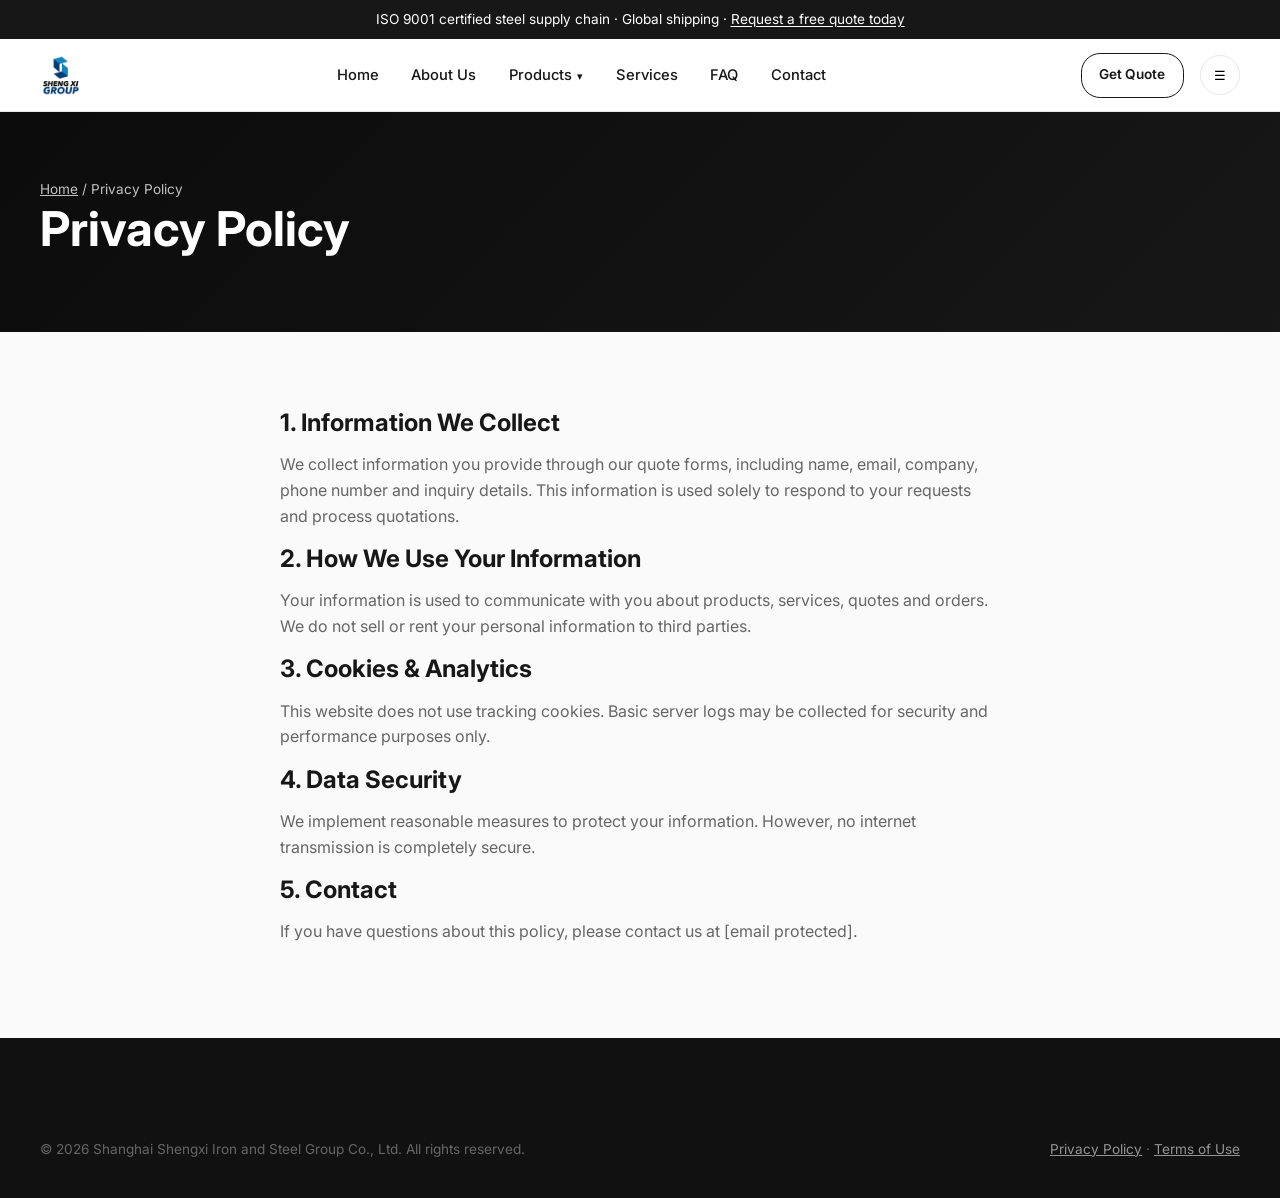
<file: privacy.html>
<!doctype html>
<html lang="en">
<head>
  <meta charset="utf-8">
  <meta name="viewport" content="width=device-width, initial-scale=1">
  <title>Privacy Policy | Shengxi Steel</title>
  <link rel="preconnect" href="https://fonts.googleapis.com">
  <link rel="preconnect" href="https://fonts.gstatic.com" crossorigin>
  <link href="https://fonts.googleapis.com/css2?family=Inter:wght@400;500;600;700;800&display=swap" rel="stylesheet">
  <link rel="stylesheet" href="css/styles.css">
</head>
<body>
  <div class="announcement-bar"><div class="container">ISO 9001 certified steel supply chain · Global shipping · <a href="contact.html">Request a free quote today</a></div></div>
  <header class="site-header">
    <div class="container header-inner">
      <a href="index.html" class="logo"><img src="assets/images/logo.png" alt="Shengxi Steel"></a>
      <nav class="main-nav" aria-label="Main navigation">
        <ul>
          <li><a href="index.html">Home</a></li>
          <li><a href="about.html">About Us</a></li>
          <li class="nav-dropdown"><a href="products.html">Products</a><ul><li><a href="products.html#seamless-steel-pipe">Seamless Steel Pipe</a></li><li><a href="products.html#steel-plate">Steel Plate</a></li><li><a href="products.html#steel-rods">Steel Rods &amp; Bars</a></li></ul></li>
          <li><a href="services.html">Services</a></li>
          <li><a href="faq.html">FAQ</a></li>
          <li><a href="contact.html">Contact</a></li>
        </ul>
      </nav>
      <div class="header-actions"><a href="contact.html" class="btn btn-outline" style="padding:0.65rem 1.1rem;font-size:0.85rem;">Get Quote</a><button class="icon-btn menu-toggle" aria-label="Open menu">☰</button></div>
    </div>
  </header>
  <main>
    <section class="page-banner" style="min-height:220px;"><div class="video-bg" style="background:linear-gradient(135deg,#1a1a1a,#333)"></div><div class="container"><div class="breadcrumbs"><a href="index.html">Home</a> / Privacy Policy</div><h1>Privacy Policy</h1></div></section>
    <section class="section"><div class="container" style="max-width:800px;">
      <h2>1. Information We Collect</h2>
      <p>We collect information you provide through our quote forms, including name, email, company, phone number and inquiry details. This information is used solely to respond to your requests and process quotations.</p>
      <h2>2. How We Use Your Information</h2>
      <p>Your information is used to communicate with you about products, services, quotes and orders. We do not sell or rent your personal information to third parties.</p>
      <h2>3. Cookies &amp; Analytics</h2>
      <p>This website does not use tracking cookies. Basic server logs may be collected for security and performance purposes only.</p>
      <h2>4. Data Security</h2>
      <p>We implement reasonable measures to protect your information. However, no internet transmission is completely secure.</p>
      <h2>5. Contact</h2>
      <p>If you have questions about this policy, please contact us at <a href="mailto:[email protected]">[email protected]</a>.</p>
    </div></section>
  </main>
  <footer class="site-footer"><div class="container"><div class="footer-bottom" style="border:none;padding:1.5rem 0;"><p>© 2026 Shanghai Shengxi Iron and Steel Group Co., Ltd. All rights reserved.</p><p><a href="privacy.html">Privacy Policy</a> · <a href="terms.html">Terms of Use</a></p></div></div></footer>
  <script src="js/main.js"></script>
</body>
</html>
</file>
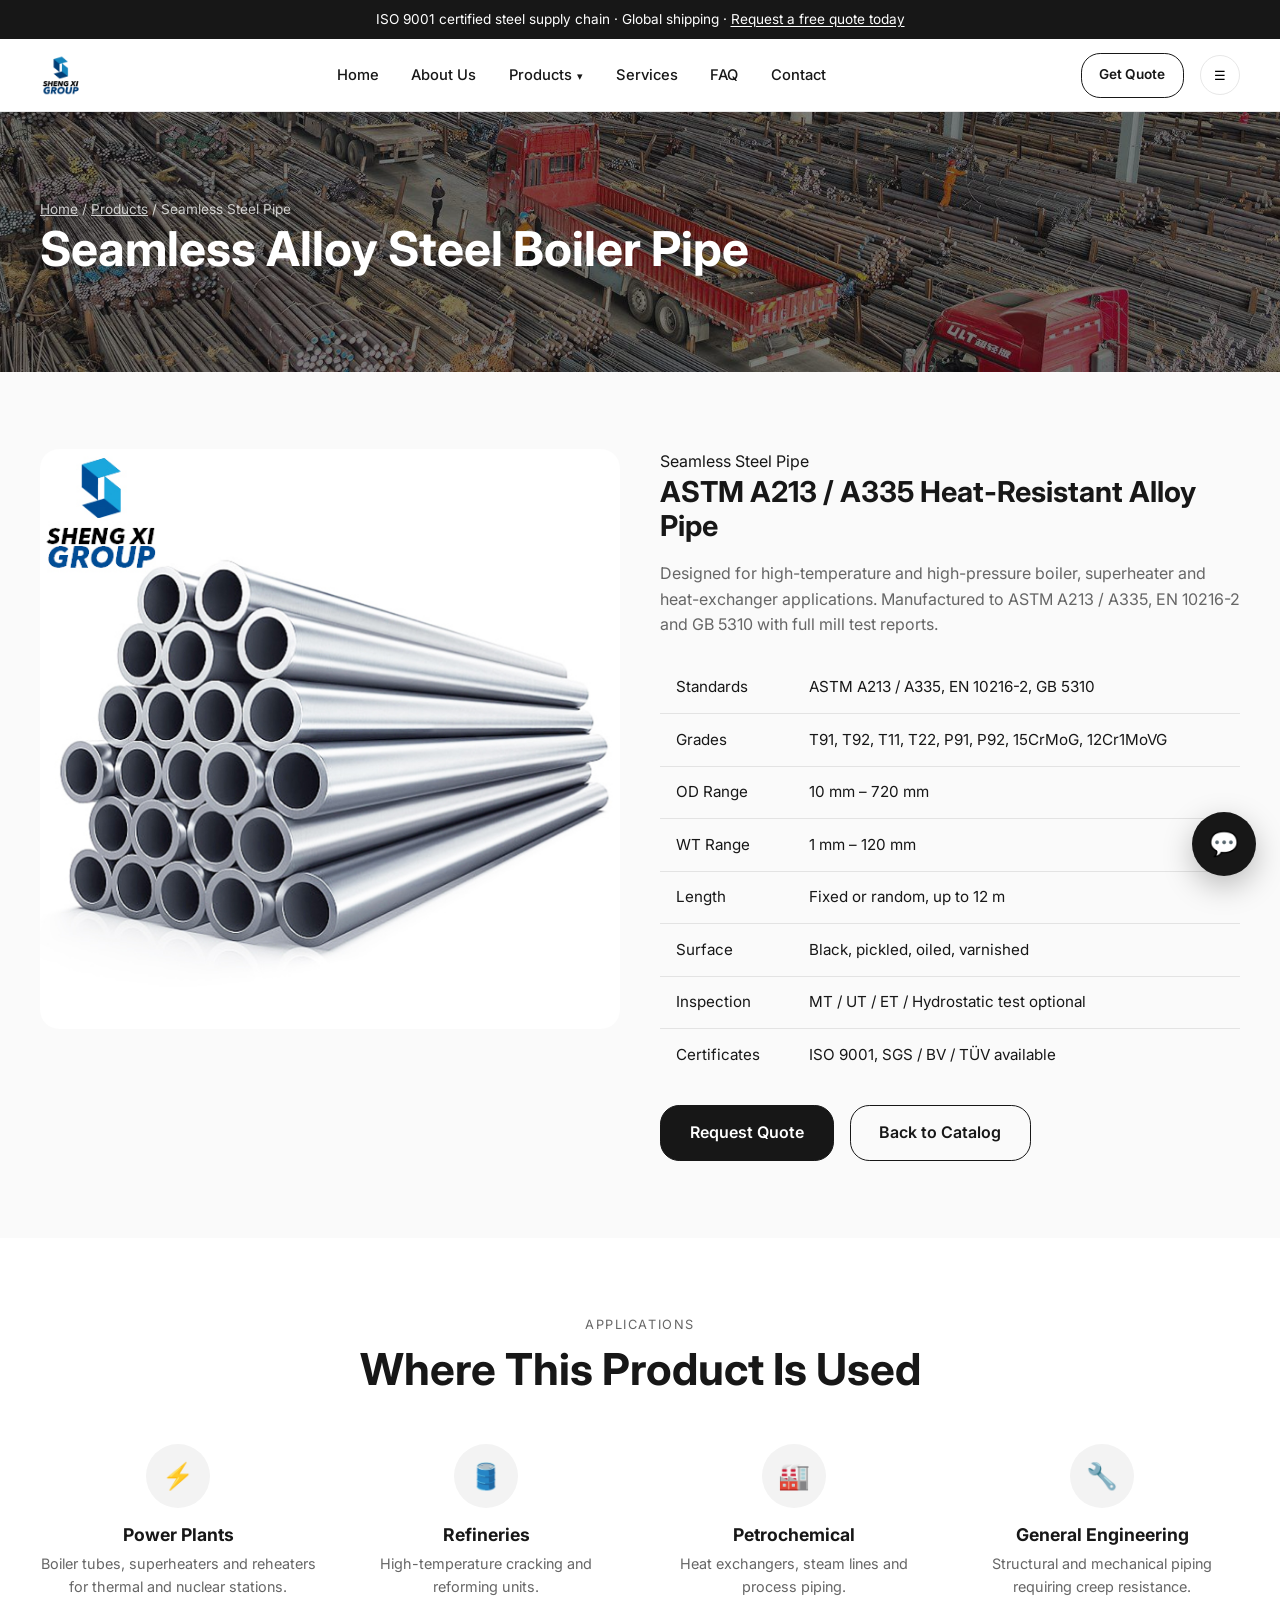
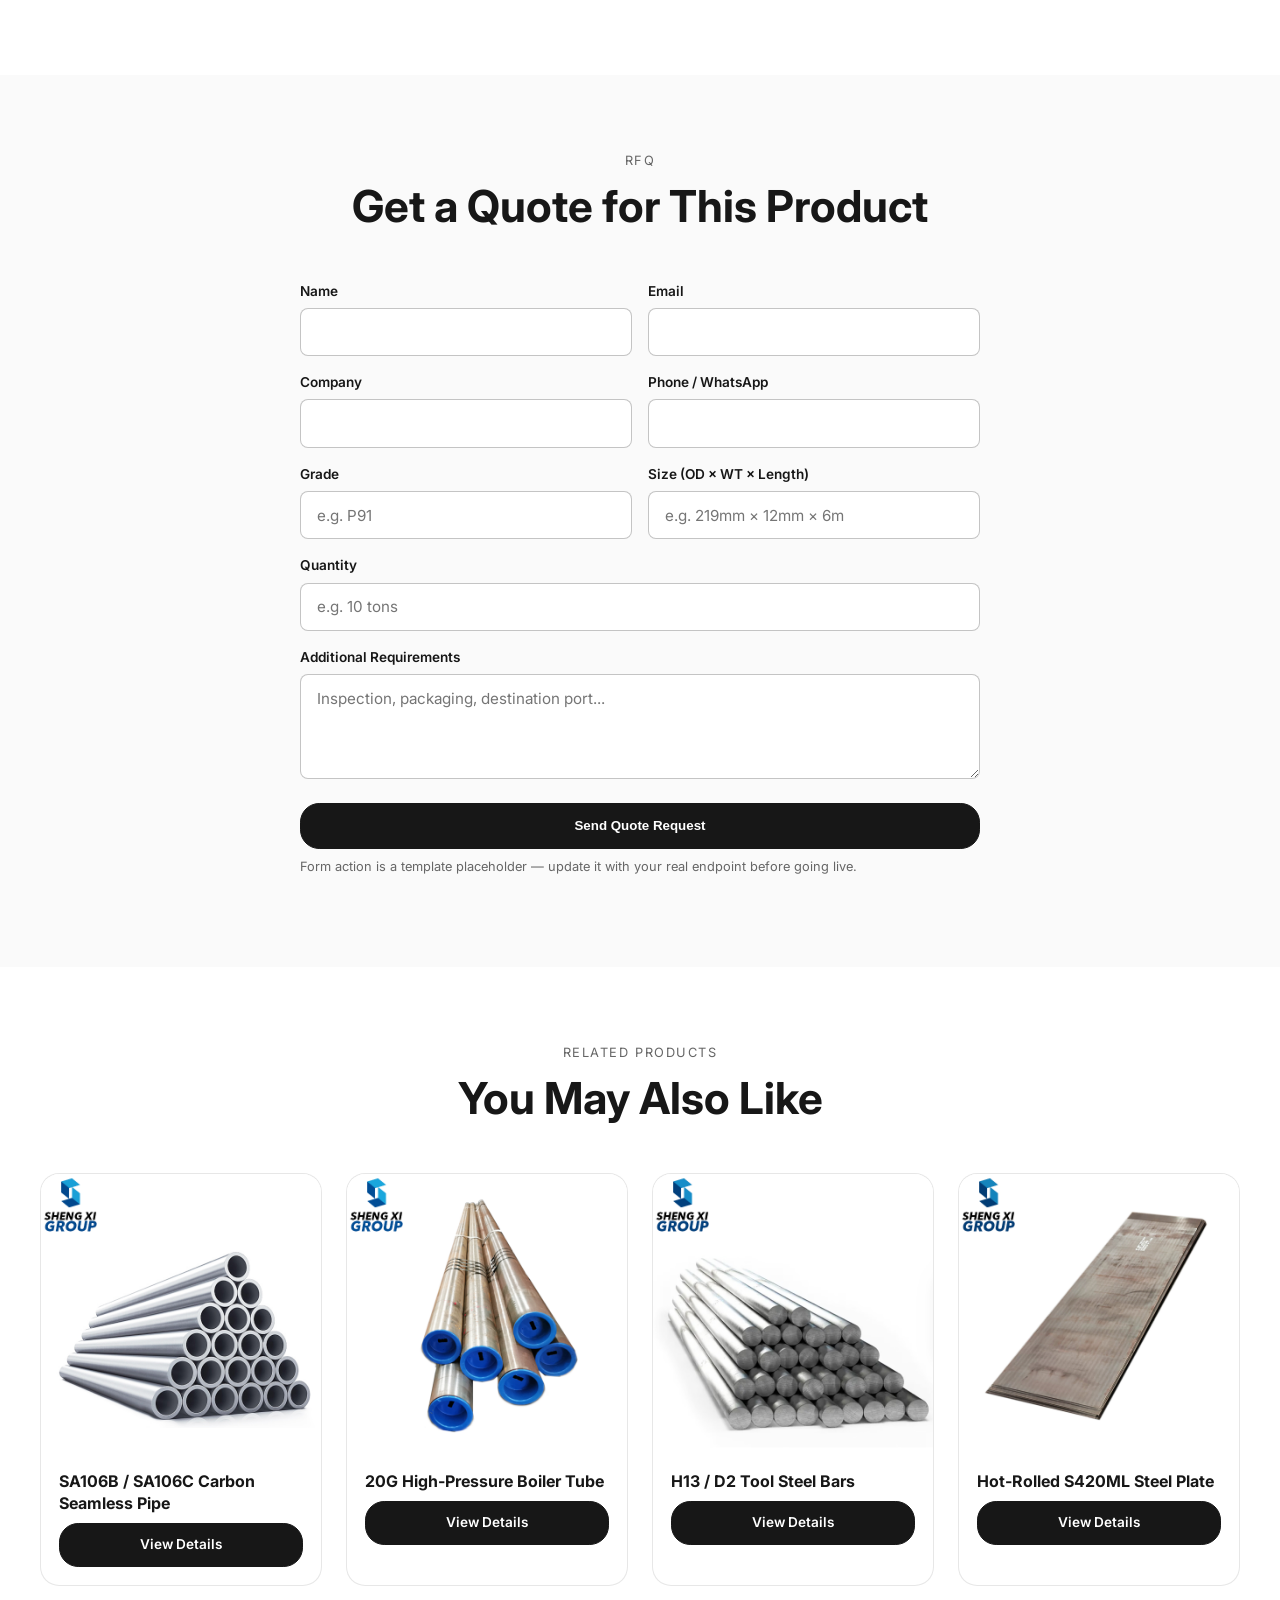
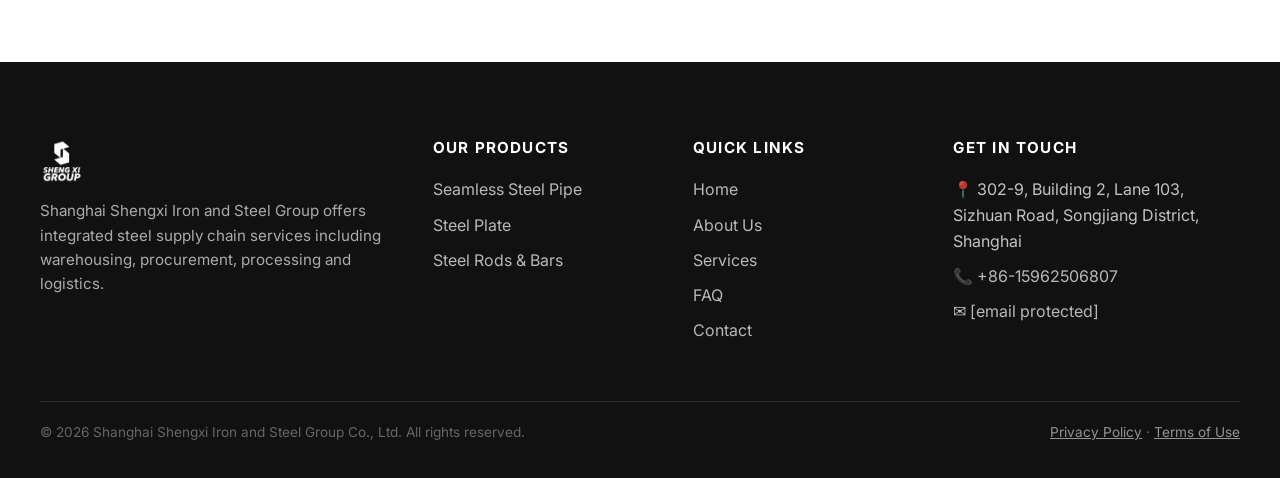
<file: product-detail.html>
<!doctype html>
<html lang="en">
<head>
  <meta charset="utf-8">
  <meta name="viewport" content="width=device-width, initial-scale=1">
  <meta name="description" content="Product details for Shengxi Steel seamless alloy steel boiler pipe. Request a quote for ASTM A213 / A335 certified tubes.">
  <title>Seamless Alloy Steel Boiler Pipe | Shengxi Steel</title>
  <link rel="preconnect" href="https://fonts.googleapis.com">
  <link rel="preconnect" href="https://fonts.gstatic.com" crossorigin>
  <link href="https://fonts.googleapis.com/css2?family=Inter:wght@400;500;600;700;800&display=swap" rel="stylesheet">
  <link rel="stylesheet" href="css/styles.css">
</head>
<body>

  <div class="announcement-bar">
    <div class="container">
      ISO 9001 certified steel supply chain · Global shipping · <a href="contact.html">Request a free quote today</a>
    </div>
  </div>

  <header class="site-header">
    <div class="container header-inner">
      <a href="index.html" class="logo" aria-label="Shengxi Steel home">
        <img src="assets/images/logo.png" alt="Shengxi Steel">
      </a>
      <nav class="main-nav" aria-label="Main navigation">
        <ul>
          <li><a href="index.html">Home</a></li>
          <li><a href="about.html">About Us</a></li>
          <li class="nav-dropdown">
            <a href="products.html">Products</a>
            <ul>
              <li><a href="products.html#seamless-steel-pipe">Seamless Steel Pipe</a></li>
              <li><a href="products.html#steel-plate">Steel Plate</a></li>
              <li><a href="products.html#steel-rods">Steel Rods &amp; Bars</a></li>
            </ul>
          </li>
          <li><a href="services.html">Services</a></li>
          <li><a href="faq.html">FAQ</a></li>
          <li><a href="contact.html">Contact</a></li>
        </ul>
      </nav>
      <div class="header-actions">
        <a href="contact.html" class="btn btn-outline" style="padding:0.65rem 1.1rem;font-size:0.85rem;">Get Quote</a>
        <button class="icon-btn menu-toggle" aria-label="Open menu">☰</button>
      </div>
    </div>
  </header>

  <main>
    <section class="page-banner" style="min-height:260px;">
      <img src="assets/images/hero2.jpg" alt="Products banner">
      <div class="container">
        <div class="breadcrumbs"><a href="index.html">Home</a> / <a href="products.html">Products</a> / Seamless Steel Pipe</div>
        <h1>Seamless Alloy Steel Boiler Pipe</h1>
      </div>
    </section>

    <section class="section">
      <div class="container">
        <div class="two-col" style="grid-template-columns:1fr 1fr;">
          <div class="profile-media" style="aspect-ratio:1/1;">
            <img src="assets/images/product-pipe4.jpg" alt="Seamless alloy steel boiler pipe">
          </div>
          <div>
            <span class="eyebrow">Seamless Steel Pipe</span>
            <h2 style="font-size:1.8rem;">ASTM A213 / A335 Heat-Resistant Alloy Pipe</h2>
            <p>Designed for high-temperature and high-pressure boiler, superheater and heat-exchanger applications. Manufactured to ASTM A213 / A335, EN 10216-2 and GB 5310 with full mill test reports.</p>
            <table class="spec-table">
              <tbody>
                <tr><td>Standards</td><td>ASTM A213 / A335, EN 10216-2, GB 5310</td></tr>
                <tr><td>Grades</td><td>T91, T92, T11, T22, P91, P92, 15CrMoG, 12Cr1MoVG</td></tr>
                <tr><td>OD Range</td><td>10 mm – 720 mm</td></tr>
                <tr><td>WT Range</td><td>1 mm – 120 mm</td></tr>
                <tr><td>Length</td><td>Fixed or random, up to 12 m</td></tr>
                <tr><td>Surface</td><td>Black, pickled, oiled, varnished</td></tr>
                <tr><td>Inspection</td><td>MT / UT / ET / Hydrostatic test optional</td></tr>
                <tr><td>Certificates</td><td>ISO 9001, SGS / BV / TÜV available</td></tr>
              </tbody>
            </table>
            <div style="margin-top:1.5rem;display:flex;gap:1rem;flex-wrap:wrap;">
              <a href="#rfq" class="btn">Request Quote</a>
              <a href="products.html" class="btn btn-outline">Back to Catalog</a>
            </div>
          </div>
        </div>
      </div>
    </section>

    <section class="section bg-surface">
      <div class="container">
        <div class="section-title">
          <span class="eyebrow">Applications</span>
          <h2>Where This Product Is Used</h2>
        </div>
        <div class="icon-grid">
          <div class="icon-card"><div class="icon">⚡</div><h4>Power Plants</h4><p>Boiler tubes, superheaters and reheaters for thermal and nuclear stations.</p></div>
          <div class="icon-card"><div class="icon">🛢️</div><h4>Refineries</h4><p>High-temperature cracking and reforming units.</p></div>
          <div class="icon-card"><div class="icon">🏭</div><h4>Petrochemical</h4><p>Heat exchangers, steam lines and process piping.</p></div>
          <div class="icon-card"><div class="icon">🔧</div><h4>General Engineering</h4><p>Structural and mechanical piping requiring creep resistance.</p></div>
        </div>
      </div>
    </section>

    <section class="section" id="rfq">
      <div class="container" style="max-width:760px;">
        <div class="section-title">
          <span class="eyebrow">RFQ</span>
          <h2>Get a Quote for This Product</h2>
        </div>
        <form action="https://formspree.io/f/YOUR_FORM_ID" method="POST">
          <input type="hidden" name="product" value="Seamless Alloy Steel Boiler Pipe ASTM A213/A335">
          <div class="form-row">
            <div class="form-group">
              <label for="det-name">Name</label>
              <input type="text" id="det-name" name="name" required>
            </div>
            <div class="form-group">
              <label for="det-email">Email</label>
              <input type="email" id="det-email" name="email" required>
            </div>
          </div>
          <div class="form-row">
            <div class="form-group">
              <label for="det-company">Company</label>
              <input type="text" id="det-company" name="company">
            </div>
            <div class="form-group">
              <label for="det-phone">Phone / WhatsApp</label>
              <input type="tel" id="det-phone" name="phone">
            </div>
          </div>
          <div class="form-row">
            <div class="form-group">
              <label for="det-grade">Grade</label>
              <input type="text" id="det-grade" name="grade" placeholder="e.g. P91">
            </div>
            <div class="form-group">
              <label for="det-size">Size (OD × WT × Length)</label>
              <input type="text" id="det-size" name="size" placeholder="e.g. 219mm × 12mm × 6m">
            </div>
          </div>
          <div class="form-group">
            <label for="det-qty">Quantity</label>
            <input type="text" id="det-qty" name="quantity" placeholder="e.g. 10 tons">
          </div>
          <div class="form-group">
            <label for="det-message">Additional Requirements</label>
            <textarea id="det-message" name="message" rows="4" placeholder="Inspection, packaging, destination port..."></textarea>
          </div>
          <button type="submit" class="btn" style="width:100%;">Send Quote Request</button>
          <p class="form-note">Form action is a template placeholder — update it with your real endpoint before going live.</p>
        </form>
      </div>
    </section>

    <section class="section bg-surface">
      <div class="container">
        <div class="section-title">
          <span class="eyebrow">Related Products</span>
          <h2>You May Also Like</h2>
        </div>
        <div class="product-grid">
          <article class="product-card">
            <div class="media"><img src="assets/images/product-pipe6.jpg" alt="SA106B seamless pipe"></div>
            <div class="info"><h4>SA106B / SA106C Carbon Seamless Pipe</h4><a href="product-detail.html" class="btn">View Details</a></div>
          </article>
          <article class="product-card">
            <div class="media"><img src="assets/images/product-pipe3.jpg" alt="20G boiler tube"></div>
            <div class="info"><h4>20G High-Pressure Boiler Tube</h4><a href="product-detail.html" class="btn">View Details</a></div>
          </article>
          <article class="product-card">
            <div class="media"><img src="assets/images/product-bars2.jpg" alt="Tool steel bars"></div>
            <div class="info"><h4>H13 / D2 Tool Steel Bars</h4><a href="product-detail.html" class="btn">View Details</a></div>
          </article>
          <article class="product-card">
            <div class="media"><img src="assets/images/product-plate2.jpg" alt="Steel plate"></div>
            <div class="info"><h4>Hot-Rolled S420ML Steel Plate</h4><a href="product-detail.html" class="btn">View Details</a></div>
          </article>
        </div>
      </div>
    </section>
  </main>

  <footer class="site-footer">
    <div class="container">
      <div class="footer-grid">
        <div class="footer-brand">
          <img src="assets/images/logo.png" alt="Shengxi Steel">
          <p>Shanghai Shengxi Iron and Steel Group offers integrated steel supply chain services including warehousing, procurement, processing and logistics.</p>
        </div>
        <div class="footer-col">
          <h5>Our Products</h5>
          <ul>
            <li><a href="products.html#seamless-steel-pipe">Seamless Steel Pipe</a></li>
            <li><a href="products.html#steel-plate">Steel Plate</a></li>
            <li><a href="products.html#steel-rods">Steel Rods &amp; Bars</a></li>
          </ul>
        </div>
        <div class="footer-col">
          <h5>Quick Links</h5>
          <ul>
            <li><a href="index.html">Home</a></li>
            <li><a href="about.html">About Us</a></li>
            <li><a href="services.html">Services</a></li>
            <li><a href="faq.html">FAQ</a></li>
            <li><a href="contact.html">Contact</a></li>
          </ul>
        </div>
        <div class="footer-col">
          <h5>Get in Touch</h5>
          <ul>
            <li>📍 302-9, Building 2, Lane 103, Sizhuan Road, Songjiang District, Shanghai</li>
            <li>📞 <a href="tel:+86-15962506807">+86-15962506807</a></li>
            <li>✉ <a href="mailto:[email protected]">[email protected]</a></li>
          </ul>
        </div>
      </div>
      <div class="footer-bottom">
        <p>© 2026 Shanghai Shengxi Iron and Steel Group Co., Ltd. All rights reserved.</p>
        <p><a href="privacy.html">Privacy Policy</a> · <a href="terms.html">Terms of Use</a></p>
      </div>
    </div>
  </footer>

  <div class="chatbot-launcher"><button aria-label="Open quote chatbot">💬</button></div>
  <div class="chatbot-window">
    <div class="chatbot-header"><h4>Shengxi Quote Assistant</h4><button aria-label="Close chatbot">×</button></div>
    <div class="chatbot-body"><div class="chat-message bot">Hi! I can help you get a quick quote. Choose an option below or type your requirements.</div></div>
    <div class="chatbot-actions">
      <button>Request a quote</button><button>Product catalog</button><button>Delivery &amp; shipping</button><button>Talk to sales</button>
    </div>
  </div>

  <script src="js/main.js"></script>
</body>
</html>
</file>
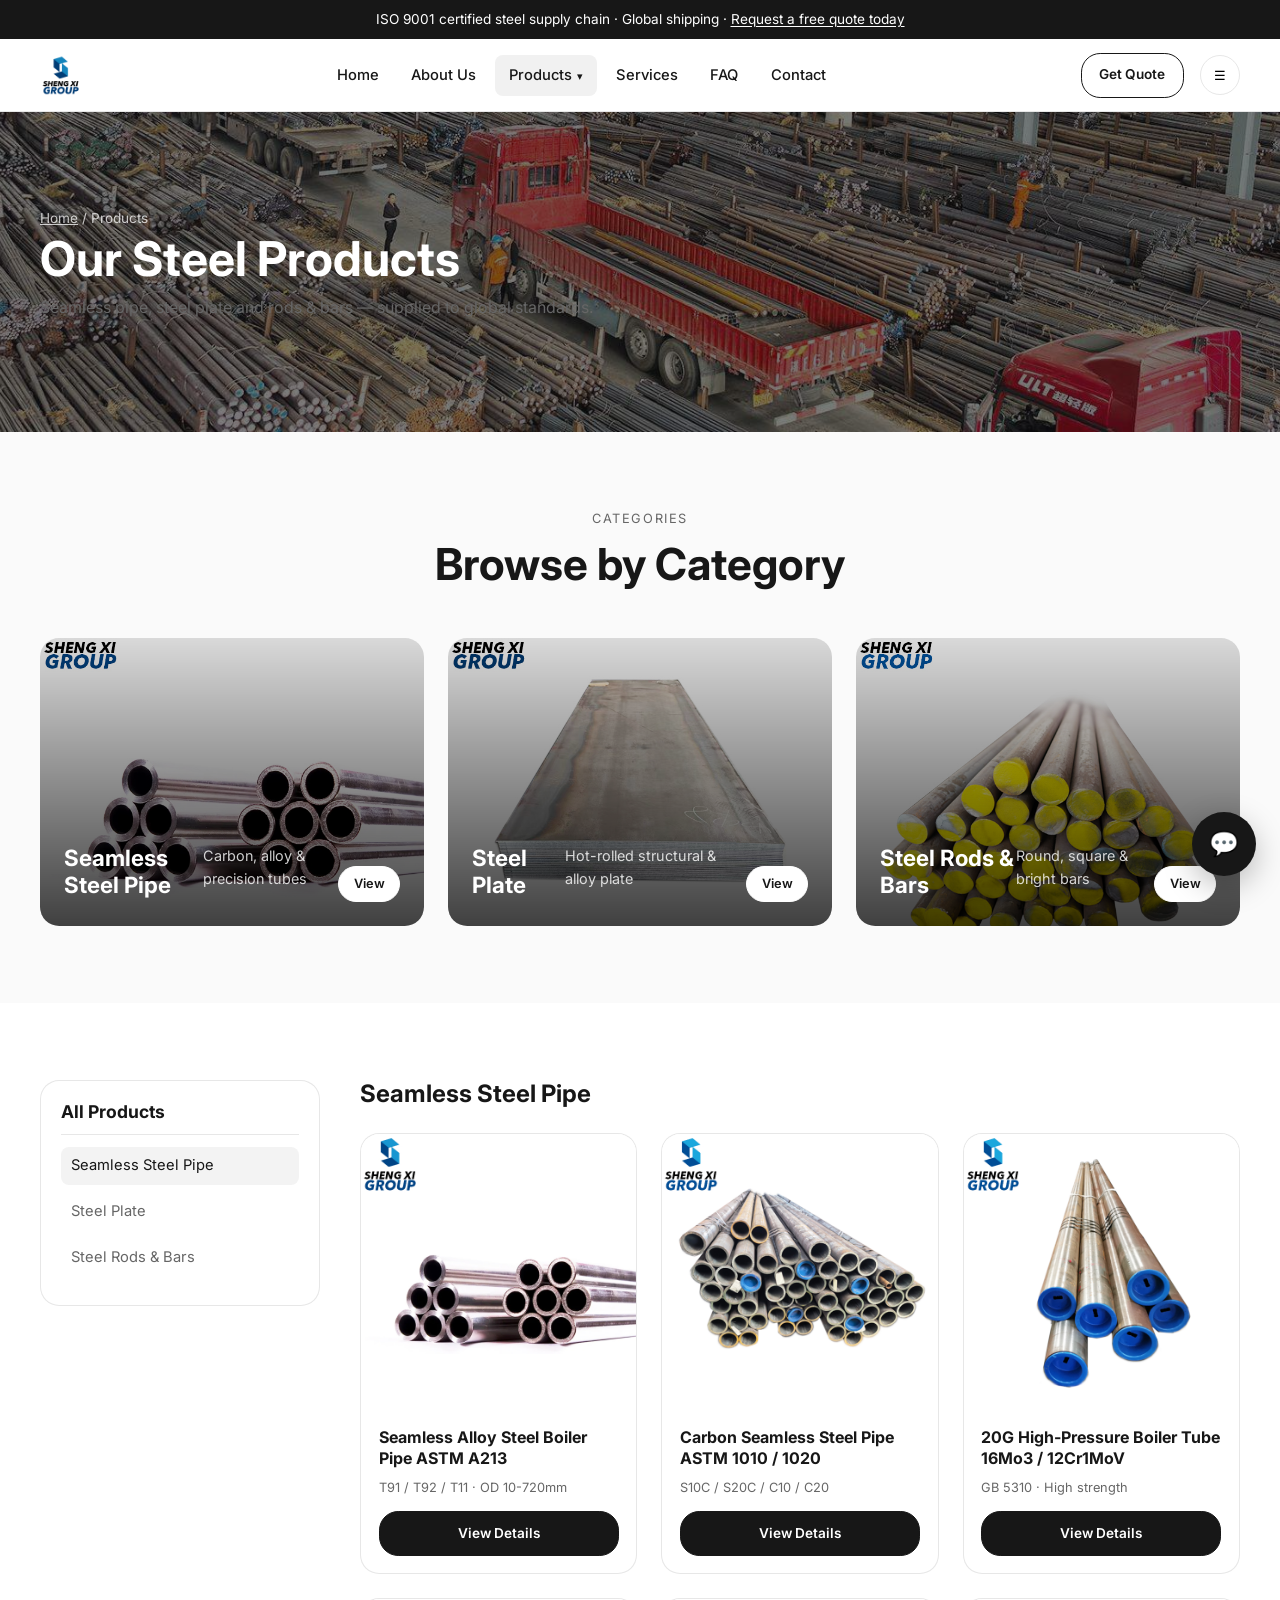
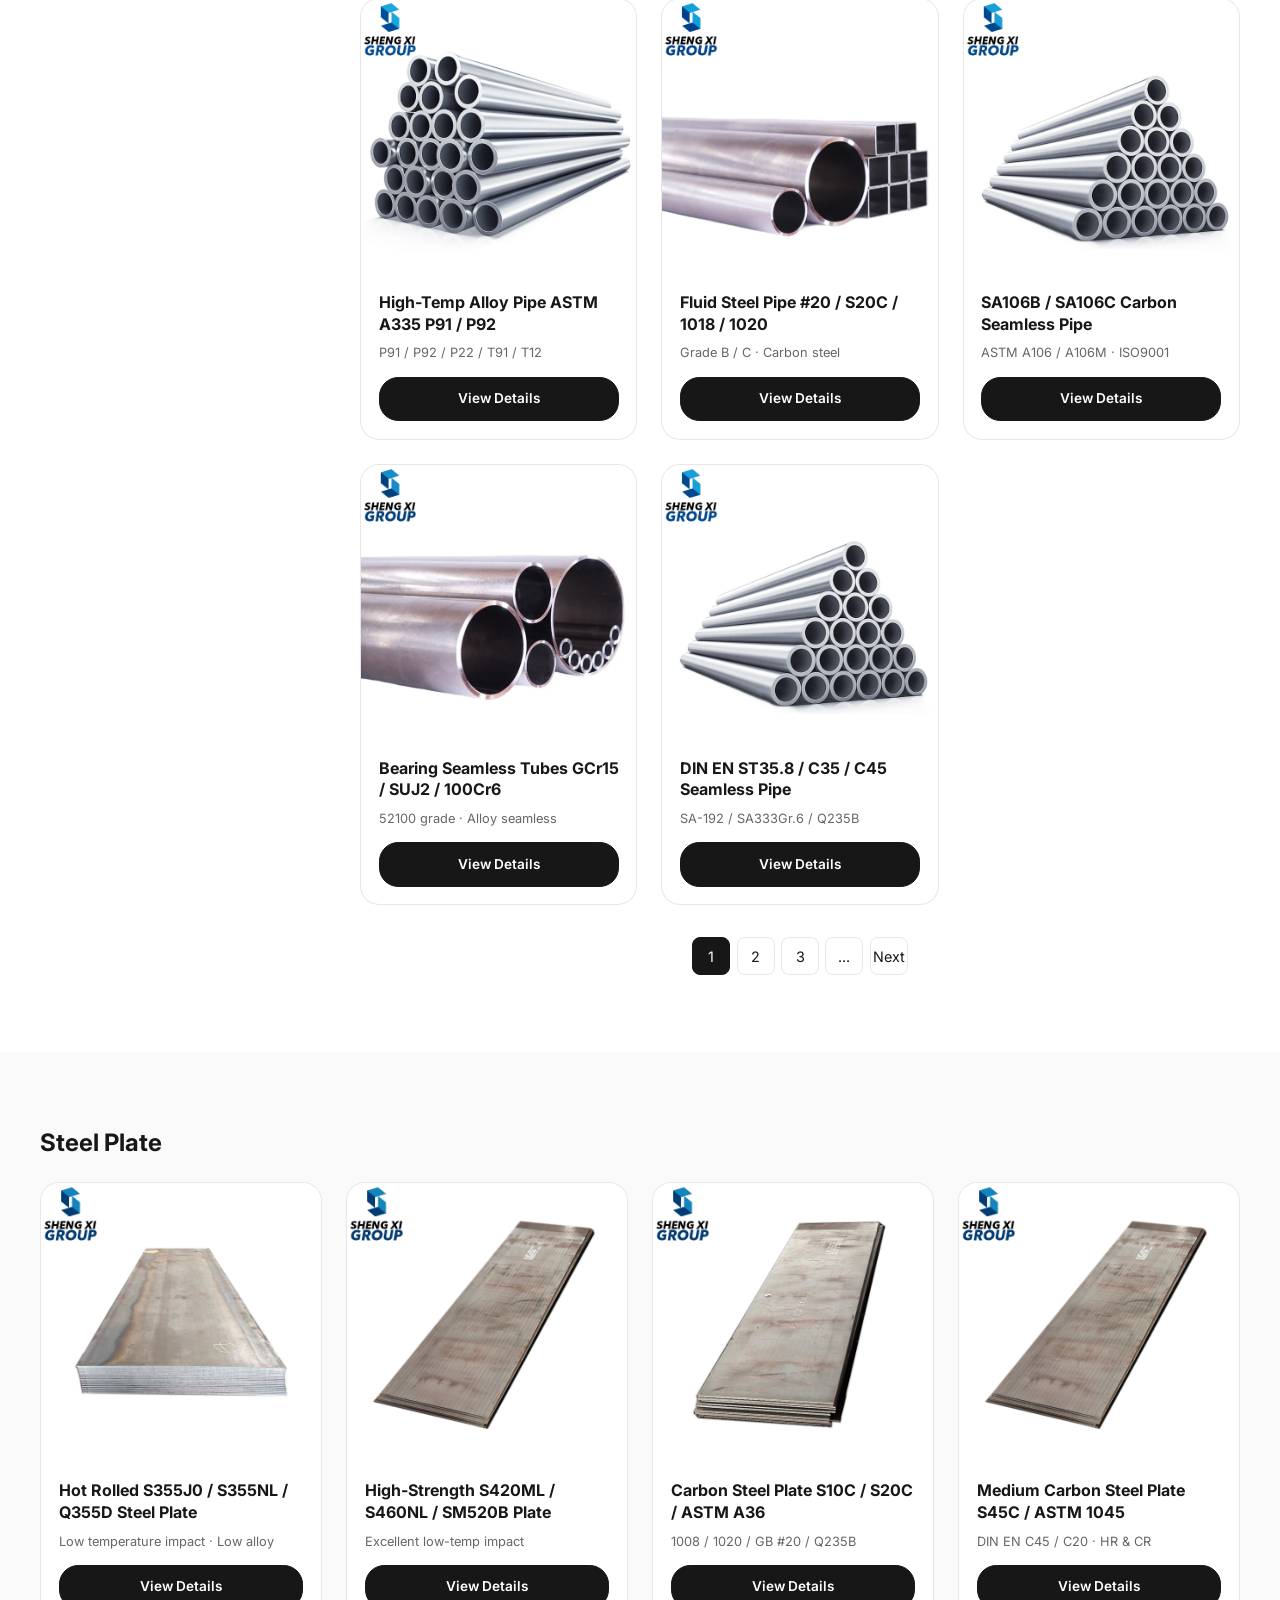
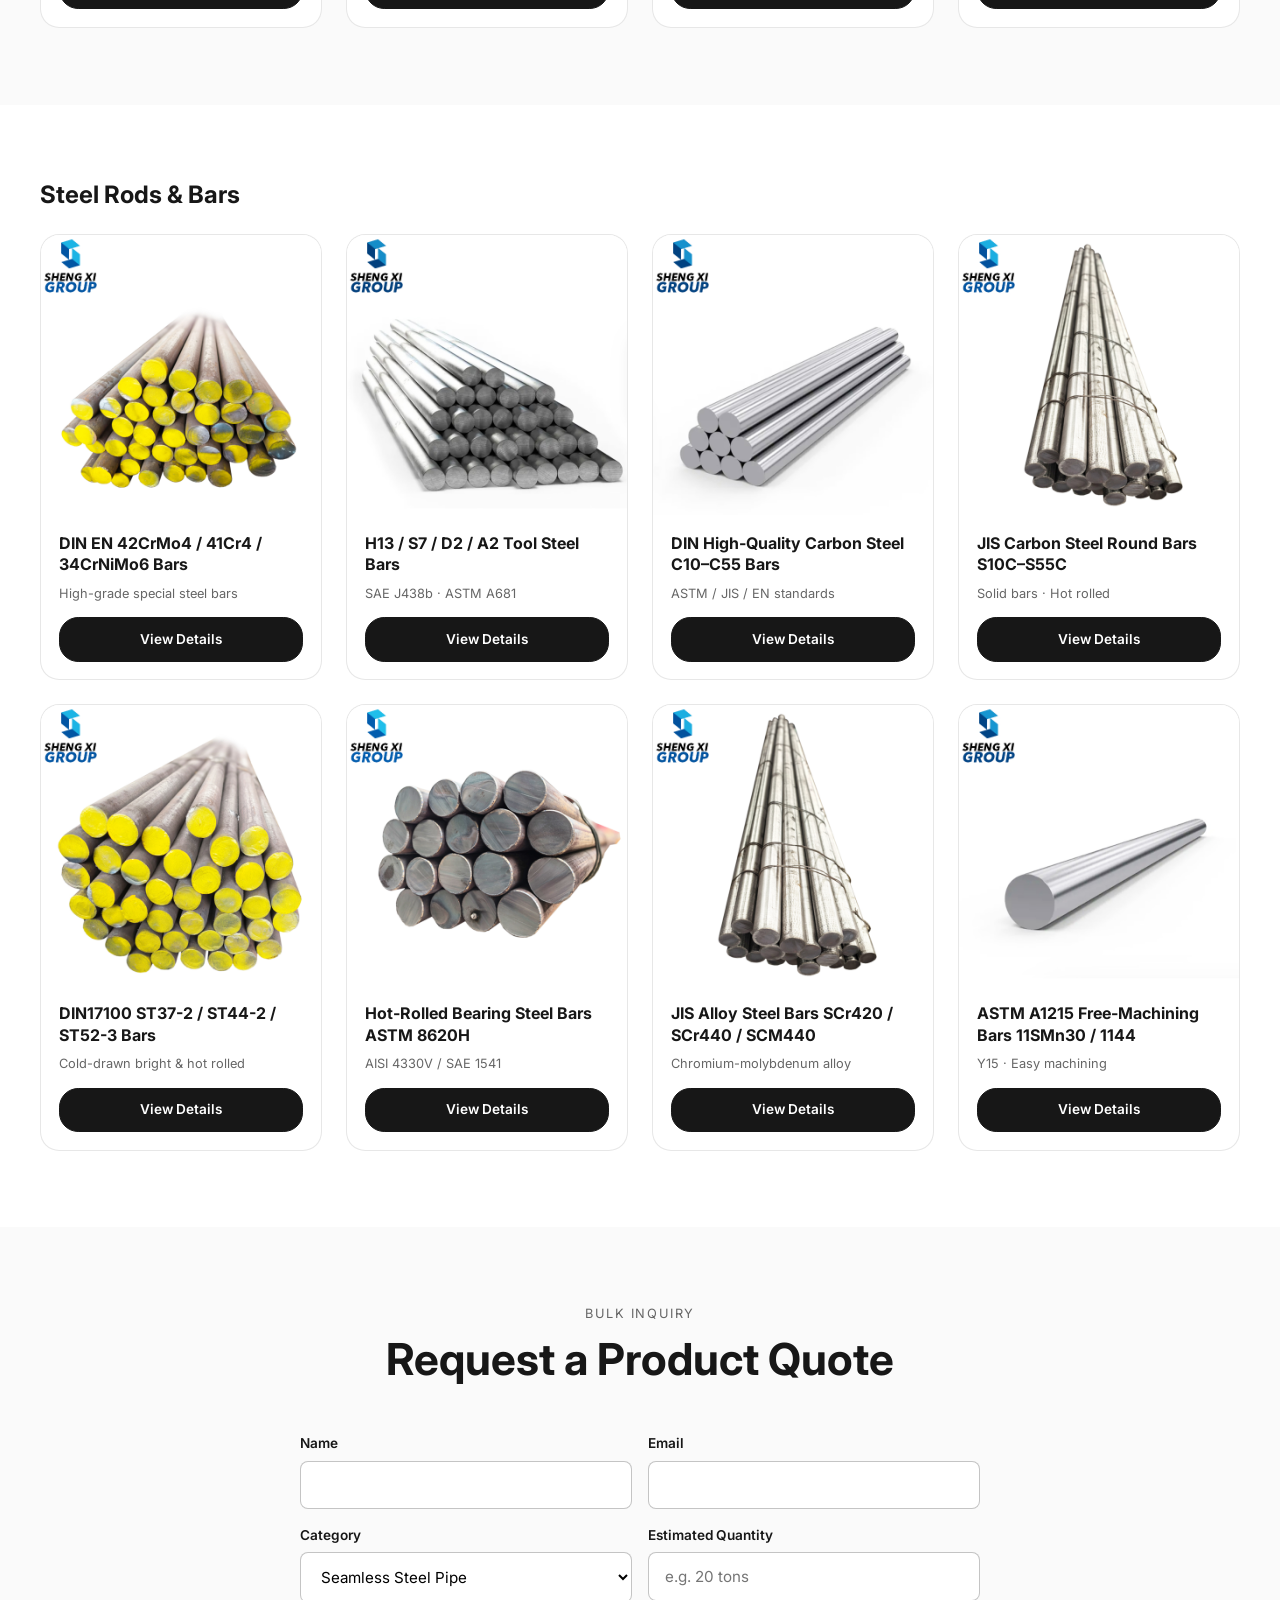
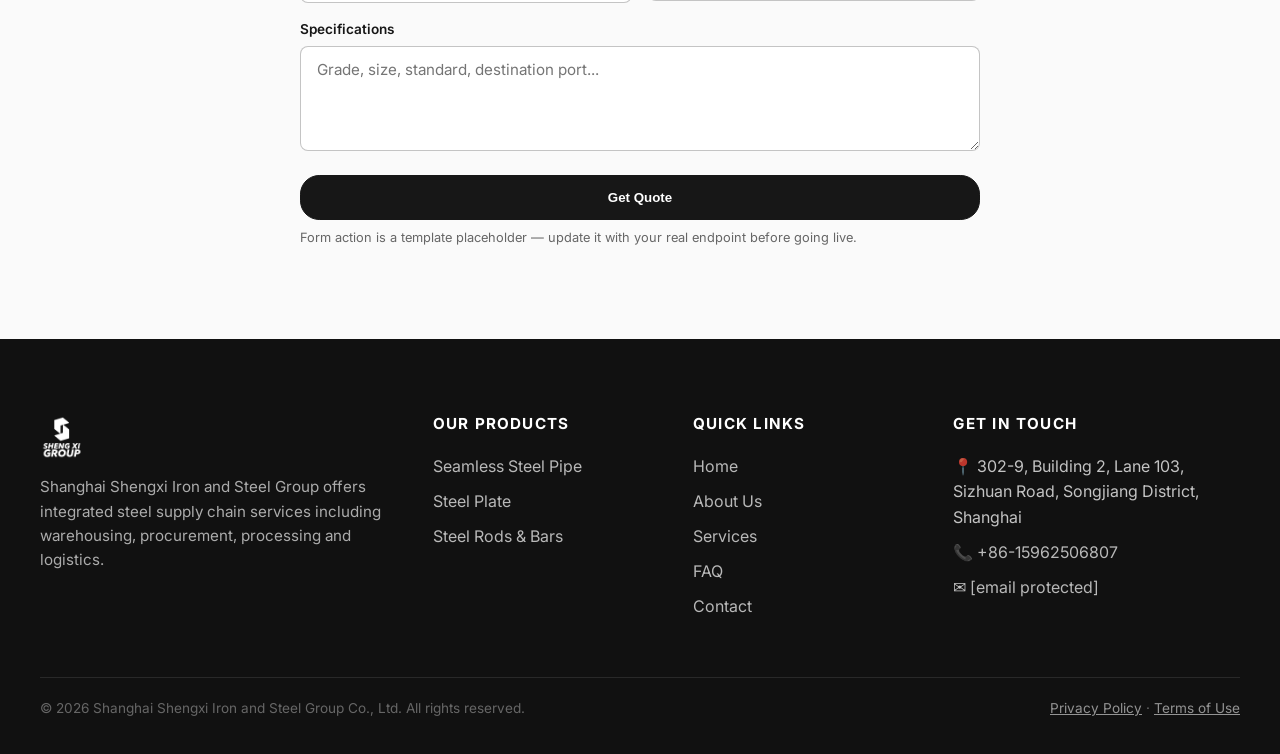
<file: products.html>
<!doctype html>
<html lang="en">
<head>
  <meta charset="utf-8">
  <meta name="viewport" content="width=device-width, initial-scale=1">
  <meta name="description" content="Browse Shengxi Steel products: seamless steel pipe, steel plate and steel rods &amp; bars. Request a quote for ASTM, EN, JIS and GB certified materials.">
  <title>Products | Shengxi Steel</title>
  <link rel="preconnect" href="https://fonts.googleapis.com">
  <link rel="preconnect" href="https://fonts.gstatic.com" crossorigin>
  <link href="https://fonts.googleapis.com/css2?family=Inter:wght@400;500;600;700;800&display=swap" rel="stylesheet">
  <link rel="stylesheet" href="css/styles.css">
</head>
<body>

  <div class="announcement-bar">
    <div class="container">
      ISO 9001 certified steel supply chain · Global shipping · <a href="contact.html">Request a free quote today</a>
    </div>
  </div>

  <header class="site-header">
    <div class="container header-inner">
      <a href="index.html" class="logo" aria-label="Shengxi Steel home">
        <img src="assets/images/logo.png" alt="Shengxi Steel">
      </a>
      <nav class="main-nav" aria-label="Main navigation">
        <ul>
          <li><a href="index.html">Home</a></li>
          <li><a href="about.html">About Us</a></li>
          <li class="nav-dropdown">
            <a href="products.html" class="active">Products</a>
            <ul>
              <li><a href="products.html#seamless-steel-pipe">Seamless Steel Pipe</a></li>
              <li><a href="products.html#steel-plate">Steel Plate</a></li>
              <li><a href="products.html#steel-rods">Steel Rods &amp; Bars</a></li>
            </ul>
          </li>
          <li><a href="services.html">Services</a></li>
          <li><a href="faq.html">FAQ</a></li>
          <li><a href="contact.html">Contact</a></li>
        </ul>
      </nav>
      <div class="header-actions">
        <a href="contact.html" class="btn btn-outline" style="padding:0.65rem 1.1rem;font-size:0.85rem;">Get Quote</a>
        <button class="icon-btn menu-toggle" aria-label="Open menu">☰</button>
      </div>
    </div>
  </header>

  <main>
    <section class="page-banner">
      <img src="assets/images/hero2.jpg" alt="Steel products banner">
      <div class="container">
        <div class="breadcrumbs"><a href="index.html">Home</a> / Products</div>
        <h1>Our Steel Products</h1>
        <p>Seamless pipe, steel plate and rods &amp; bars — supplied to global standards.</p>
      </div>
    </section>

    <section class="section">
      <div class="container">
        <div class="section-title">
          <span class="eyebrow">Categories</span>
          <h2>Browse by Category</h2>
        </div>
        <div class="category-grid">
          <a href="products.html#seamless-steel-pipe" class="category-card">
            <img src="assets/images/product-pipe1.jpg" alt="Seamless steel pipe">
            <h3>Seamless Steel Pipe</h3>
            <p>Carbon, alloy &amp; precision tubes</p>
            <span class="btn btn-light" style="padding:0.45rem 0.9rem;font-size:0.8rem;">View</span>
          </a>
          <a href="products.html#steel-plate" class="category-card">
            <img src="assets/images/product-plate1.jpg" alt="Steel plate">
            <h3>Steel Plate</h3>
            <p>Hot-rolled structural &amp; alloy plate</p>
            <span class="btn btn-light" style="padding:0.45rem 0.9rem;font-size:0.8rem;">View</span>
          </a>
          <a href="products.html#steel-rods" class="category-card">
            <img src="assets/images/product-bars1.jpg" alt="Steel rods and bars">
            <h3>Steel Rods &amp; Bars</h3>
            <p>Round, square &amp; bright bars</p>
            <span class="btn btn-light" style="padding:0.45rem 0.9rem;font-size:0.8rem;">View</span>
          </a>
        </div>
      </div>
    </section>

    <section class="section bg-surface" id="seamless-steel-pipe">
      <div class="container">
        <div class="two-col">
          <aside class="sidebar">
            <div class="sidebar-menu">
              <h3>All Products</h3>
              <ul>
                <li><a href="#seamless-steel-pipe" class="active">Seamless Steel Pipe</a></li>
                <li><a href="#steel-plate">Steel Plate</a></li>
                <li><a href="#steel-rods">Steel Rods &amp; Bars</a></li>
              </ul>
            </div>
          </aside>
          <div>
            <h2 style="margin-bottom:1.5rem;">Seamless Steel Pipe</h2>
            <div class="product-grid">
              <article class="product-card">
                <div class="media"><img src="assets/images/product-pipe1.jpg" alt="Alloy boiler seamless pipe"></div>
                <div class="info">
                  <h4>Seamless Alloy Steel Boiler Pipe ASTM A213</h4>
                  <div class="specs">T91 / T92 / T11 · OD 10-720mm</div>
                  <a href="product-detail.html" class="btn">View Details</a>
                </div>
              </article>
              <article class="product-card">
                <div class="media"><img src="assets/images/product-pipe2.jpg" alt="Carbon seamless steel pipe"></div>
                <div class="info">
                  <h4>Carbon Seamless Steel Pipe ASTM 1010 / 1020</h4>
                  <div class="specs">S10C / S20C / C10 / C20</div>
                  <a href="product-detail.html" class="btn">View Details</a>
                </div>
              </article>
              <article class="product-card">
                <div class="media"><img src="assets/images/product-pipe3.jpg" alt="High pressure alloy pipe"></div>
                <div class="info">
                  <h4>20G High-Pressure Boiler Tube 16Mo3 / 12Cr1MoV</h4>
                  <div class="specs">GB 5310 · High strength</div>
                  <a href="product-detail.html" class="btn">View Details</a>
                </div>
              </article>
              <article class="product-card">
                <div class="media"><img src="assets/images/product-pipe4.jpg" alt="ASTM A335 alloy pipe"></div>
                <div class="info">
                  <h4>High-Temp Alloy Pipe ASTM A335 P91 / P92</h4>
                  <div class="specs">P91 / P92 / P22 / T91 / T12</div>
                  <a href="product-detail.html" class="btn">View Details</a>
                </div>
              </article>
              <article class="product-card">
                <div class="media"><img src="assets/images/product-pipe5.jpg" alt="Fluid steel pipe"></div>
                <div class="info">
                  <h4>Fluid Steel Pipe #20 / S20C / 1018 / 1020</h4>
                  <div class="specs">Grade B / C · Carbon steel</div>
                  <a href="product-detail.html" class="btn">View Details</a>
                </div>
              </article>
              <article class="product-card">
                <div class="media"><img src="assets/images/product-pipe6.jpg" alt="SA106B seamless pipe"></div>
                <div class="info">
                  <h4>SA106B / SA106C Carbon Seamless Pipe</h4>
                  <div class="specs">ASTM A106 / A106M · ISO9001</div>
                  <a href="product-detail.html" class="btn">View Details</a>
                </div>
              </article>
              <article class="product-card">
                <div class="media"><img src="assets/images/product-pipe7.jpg" alt="Bearing seamless tubes"></div>
                <div class="info">
                  <h4>Bearing Seamless Tubes GCr15 / SUJ2 / 100Cr6</h4>
                  <div class="specs">52100 grade · Alloy seamless</div>
                  <a href="product-detail.html" class="btn">View Details</a>
                </div>
              </article>
              <article class="product-card">
                <div class="media"><img src="assets/images/product-pipe8.jpg" alt="DIN EN seamless carbon pipe"></div>
                <div class="info">
                  <h4>DIN EN ST35.8 / C35 / C45 Seamless Pipe</h4>
                  <div class="specs">SA-192 / SA333Gr.6 / Q235B</div>
                  <a href="product-detail.html" class="btn">View Details</a>
                </div>
              </article>
            </div>
            <div class="pagination">
              <a href="#" class="active">1</a>
              <a href="#">2</a>
              <a href="#">3</a>
              <span>...</span>
              <a href="#">Next</a>
            </div>
          </div>
        </div>
      </div>
    </section>

    <section class="section" id="steel-plate">
      <div class="container">
        <h2 style="margin-bottom:1.5rem;">Steel Plate</h2>
        <div class="product-grid">
          <article class="product-card">
            <div class="media"><img src="assets/images/product-plate1.jpg" alt="S355J0 low alloy plate"></div>
            <div class="info">
              <h4>Hot Rolled S355J0 / S355NL / Q355D Steel Plate</h4>
              <div class="specs">Low temperature impact · Low alloy</div>
              <a href="product-detail.html" class="btn">View Details</a>
            </div>
          </article>
          <article class="product-card">
            <div class="media"><img src="assets/images/product-plate2.jpg" alt="S420ML high strength plate"></div>
            <div class="info">
              <h4>High-Strength S420ML / S460NL / SM520B Plate</h4>
              <div class="specs">Excellent low-temp impact</div>
              <a href="product-detail.html" class="btn">View Details</a>
            </div>
          </article>
          <article class="product-card">
            <div class="media"><img src="assets/images/product-plate3.jpg" alt="Carbon steel plate"></div>
            <div class="info">
              <h4>Carbon Steel Plate S10C / S20C / ASTM A36</h4>
              <div class="specs">1008 / 1020 / GB #20 / Q235B</div>
              <a href="product-detail.html" class="btn">View Details</a>
            </div>
          </article>
          <article class="product-card">
            <div class="media"><img src="assets/images/product-plate4.jpg" alt="Medium carbon steel plate"></div>
            <div class="info">
              <h4>Medium Carbon Steel Plate S45C / ASTM 1045</h4>
              <div class="specs">DIN EN C45 / C20 · HR &amp; CR</div>
              <a href="product-detail.html" class="btn">View Details</a>
            </div>
          </article>
        </div>
      </div>
    </section>

    <section class="section bg-surface" id="steel-rods">
      <div class="container">
        <h2 style="margin-bottom:1.5rem;">Steel Rods &amp; Bars</h2>
        <div class="product-grid">
          <article class="product-card">
            <div class="media"><img src="assets/images/product-bars1.jpg" alt="DIN EN special steel bars"></div>
            <div class="info">
              <h4>DIN EN 42CrMo4 / 41Cr4 / 34CrNiMo6 Bars</h4>
              <div class="specs">High-grade special steel bars</div>
              <a href="product-detail.html" class="btn">View Details</a>
            </div>
          </article>
          <article class="product-card">
            <div class="media"><img src="assets/images/product-bars2.jpg" alt="H13 tool steel bars"></div>
            <div class="info">
              <h4>H13 / S7 / D2 / A2 Tool Steel Bars</h4>
              <div class="specs">SAE J438b · ASTM A681</div>
              <a href="product-detail.html" class="btn">View Details</a>
            </div>
          </article>
          <article class="product-card">
            <div class="media"><img src="assets/images/product-bars3.jpg" alt="DIN carbon steel bars"></div>
            <div class="info">
              <h4>DIN High-Quality Carbon Steel C10–C55 Bars</h4>
              <div class="specs">ASTM / JIS / EN standards</div>
              <a href="product-detail.html" class="btn">View Details</a>
            </div>
          </article>
          <article class="product-card">
            <div class="media"><img src="assets/images/product-bars4.jpg" alt="JIS carbon steel round bars"></div>
            <div class="info">
              <h4>JIS Carbon Steel Round Bars S10C–S55C</h4>
              <div class="specs">Solid bars · Hot rolled</div>
              <a href="product-detail.html" class="btn">View Details</a>
            </div>
          </article>
          <article class="product-card">
            <div class="media"><img src="assets/images/product-bars5.jpg" alt="DIN17100 carbon bars"></div>
            <div class="info">
              <h4>DIN17100 ST37-2 / ST44-2 / ST52-3 Bars</h4>
              <div class="specs">Cold-drawn bright &amp; hot rolled</div>
              <a href="product-detail.html" class="btn">View Details</a>
            </div>
          </article>
          <article class="product-card">
            <div class="media"><img src="assets/images/product-rods1.jpg" alt="Bearing steel bars"></div>
            <div class="info">
              <h4>Hot-Rolled Bearing Steel Bars ASTM 8620H</h4>
              <div class="specs">AISI 4330V / SAE 1541</div>
              <a href="product-detail.html" class="btn">View Details</a>
            </div>
          </article>
          <article class="product-card">
            <div class="media"><img src="assets/images/product-rods2.jpg" alt="JIS alloy steel bars"></div>
            <div class="info">
              <h4>JIS Alloy Steel Bars SCr420 / SCr440 / SCM440</h4>
              <div class="specs">Chromium-molybdenum alloy</div>
              <a href="product-detail.html" class="btn">View Details</a>
            </div>
          </article>
          <article class="product-card">
            <div class="media"><img src="assets/images/product-rods3.jpg" alt="Free-machining steel bars"></div>
            <div class="info">
              <h4>ASTM A1215 Free-Machining Bars 11SMn30 / 1144</h4>
              <div class="specs">Y15 · Easy machining</div>
              <a href="product-detail.html" class="btn">View Details</a>
            </div>
          </article>
        </div>
      </div>
    </section>

    <!-- Products page RFQ form -->
    <section class="section" id="rfq">
      <div class="container" style="max-width:760px;">
        <div class="section-title">
          <span class="eyebrow">Bulk Inquiry</span>
          <h2>Request a Product Quote</h2>
        </div>
        <form action="https://formspree.io/f/YOUR_FORM_ID" method="POST">
          <div class="form-row">
            <div class="form-group">
              <label for="prod-name">Name</label>
              <input type="text" id="prod-name" name="name" required>
            </div>
            <div class="form-group">
              <label for="prod-email">Email</label>
              <input type="email" id="prod-email" name="email" required>
            </div>
          </div>
          <div class="form-row">
            <div class="form-group">
              <label for="prod-category">Category</label>
              <select id="prod-category" name="category">
                <option>Seamless Steel Pipe</option>
                <option>Steel Plate</option>
                <option>Steel Rods &amp; Bars</option>
              </select>
            </div>
            <div class="form-group">
              <label for="prod-qty">Estimated Quantity</label>
              <input type="text" id="prod-qty" name="quantity" placeholder="e.g. 20 tons">
            </div>
          </div>
          <div class="form-group">
            <label for="prod-specs">Specifications</label>
            <textarea id="prod-specs" name="specifications" rows="4" placeholder="Grade, size, standard, destination port..."></textarea>
          </div>
          <button type="submit" class="btn" style="width:100%;">Get Quote</button>
          <p class="form-note">Form action is a template placeholder — update it with your real endpoint before going live.</p>
        </form>
      </div>
    </section>
  </main>

  <footer class="site-footer">
    <div class="container">
      <div class="footer-grid">
        <div class="footer-brand">
          <img src="assets/images/logo.png" alt="Shengxi Steel">
          <p>Shanghai Shengxi Iron and Steel Group offers integrated steel supply chain services including warehousing, procurement, processing and logistics.</p>
        </div>
        <div class="footer-col">
          <h5>Our Products</h5>
          <ul>
            <li><a href="products.html#seamless-steel-pipe">Seamless Steel Pipe</a></li>
            <li><a href="products.html#steel-plate">Steel Plate</a></li>
            <li><a href="products.html#steel-rods">Steel Rods &amp; Bars</a></li>
          </ul>
        </div>
        <div class="footer-col">
          <h5>Quick Links</h5>
          <ul>
            <li><a href="index.html">Home</a></li>
            <li><a href="about.html">About Us</a></li>
            <li><a href="services.html">Services</a></li>
            <li><a href="faq.html">FAQ</a></li>
            <li><a href="contact.html">Contact</a></li>
          </ul>
        </div>
        <div class="footer-col">
          <h5>Get in Touch</h5>
          <ul>
            <li>📍 302-9, Building 2, Lane 103, Sizhuan Road, Songjiang District, Shanghai</li>
            <li>📞 <a href="tel:+86-15962506807">+86-15962506807</a></li>
            <li>✉ <a href="mailto:[email protected]">[email protected]</a></li>
          </ul>
        </div>
      </div>
      <div class="footer-bottom">
        <p>© 2026 Shanghai Shengxi Iron and Steel Group Co., Ltd. All rights reserved.</p>
        <p><a href="privacy.html">Privacy Policy</a> · <a href="terms.html">Terms of Use</a></p>
      </div>
    </div>
  </footer>

  <div class="chatbot-launcher"><button aria-label="Open quote chatbot">💬</button></div>
  <div class="chatbot-window">
    <div class="chatbot-header"><h4>Shengxi Quote Assistant</h4><button aria-label="Close chatbot">×</button></div>
    <div class="chatbot-body"><div class="chat-message bot">Hi! I can help you get a quick quote. Choose an option below or type your requirements.</div></div>
    <div class="chatbot-actions">
      <button>Request a quote</button><button>Product catalog</button><button>Delivery &amp; shipping</button><button>Talk to sales</button>
    </div>
  </div>

  <div class="exit-popup">
    <div class="exit-popup-inner">
      <button class="close" aria-label="Close popup">×</button>
      <h2>Get a Free Steel Quote Before You Go</h2>
      <p>Tell us what you need and receive pricing within 24 hours.</p>
      <form action="https://formspree.io/f/YOUR_FORM_ID" method="POST">
        <div class="form-group"><input type="email" name="email" placeholder="Enter your email" required></div>
        <div class="form-group"><textarea name="message" rows="3" placeholder="Product, grade, size, quantity..."></textarea></div>
        <button type="submit" class="btn" style="width:100%;">Send My Quote Request</button>
      </form>
    </div>
  </div>

  <script src="js/main.js"></script>
</body>
</html>
</file>
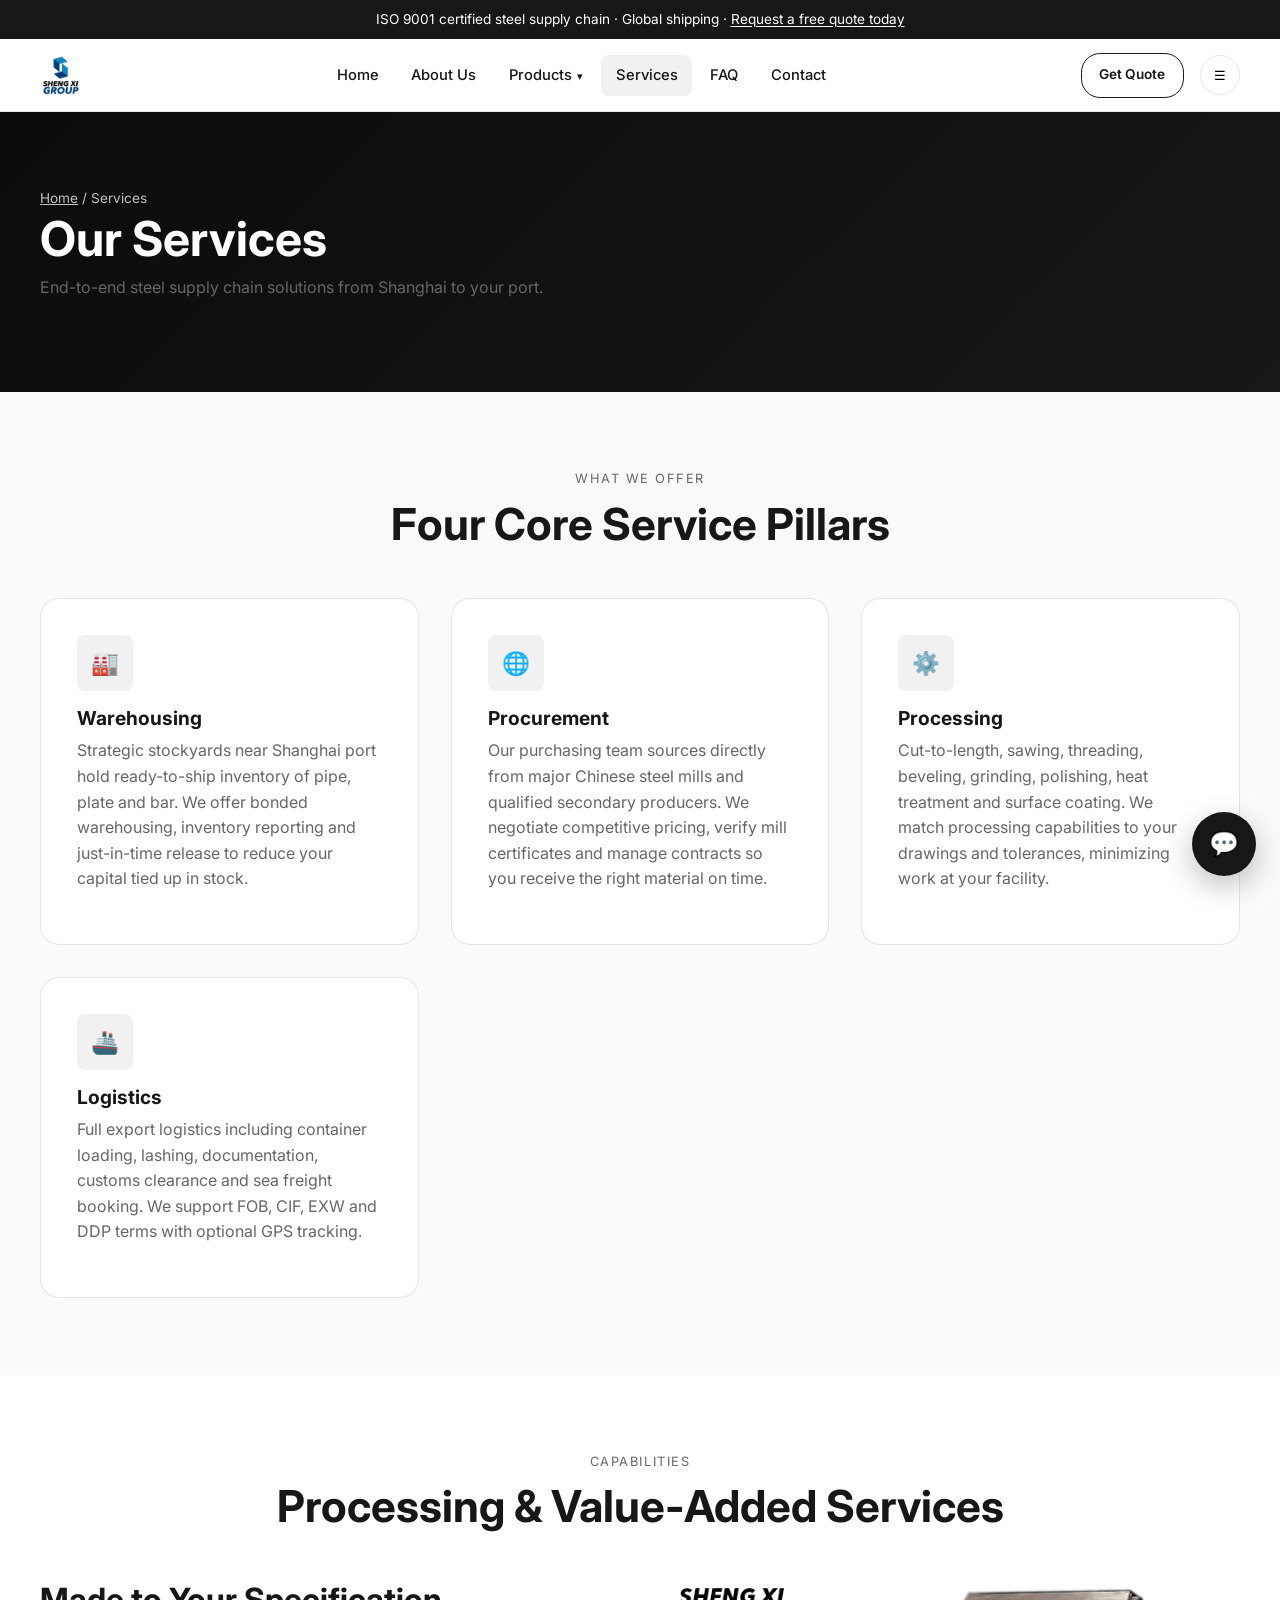
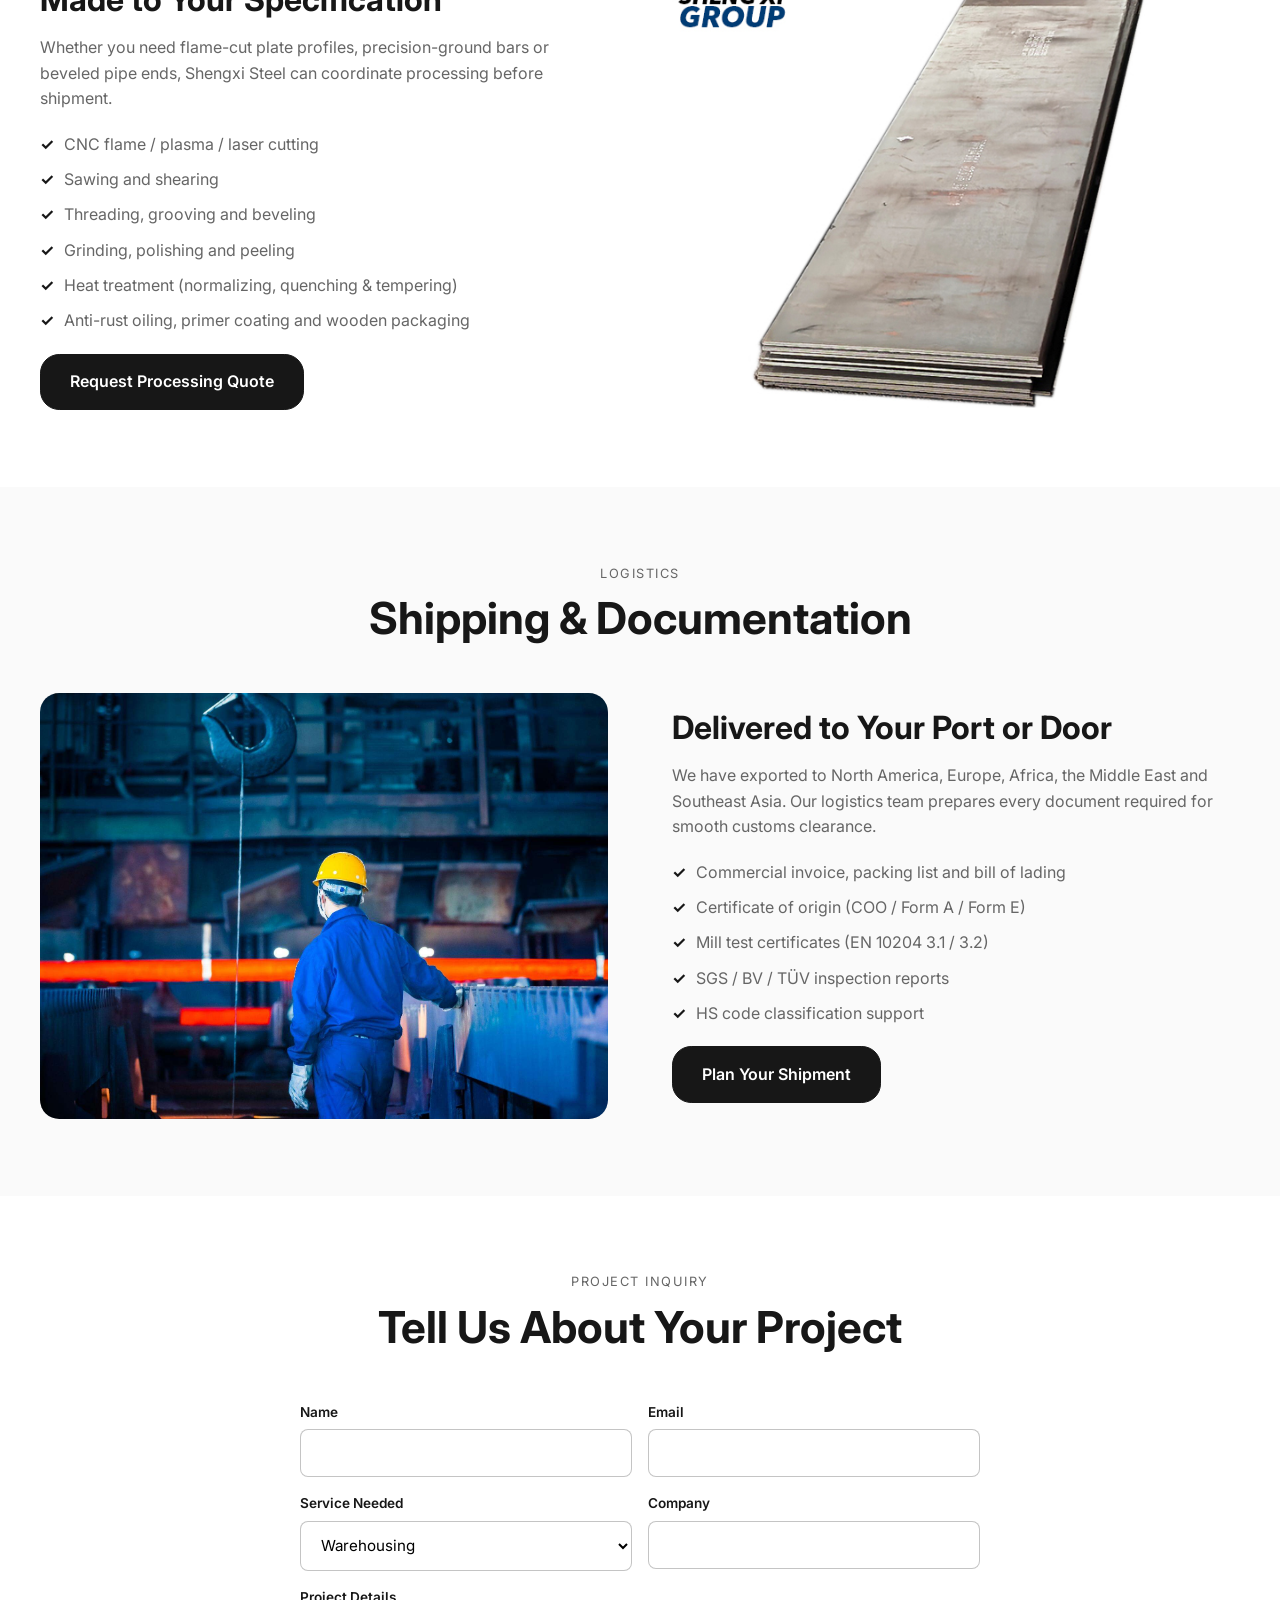
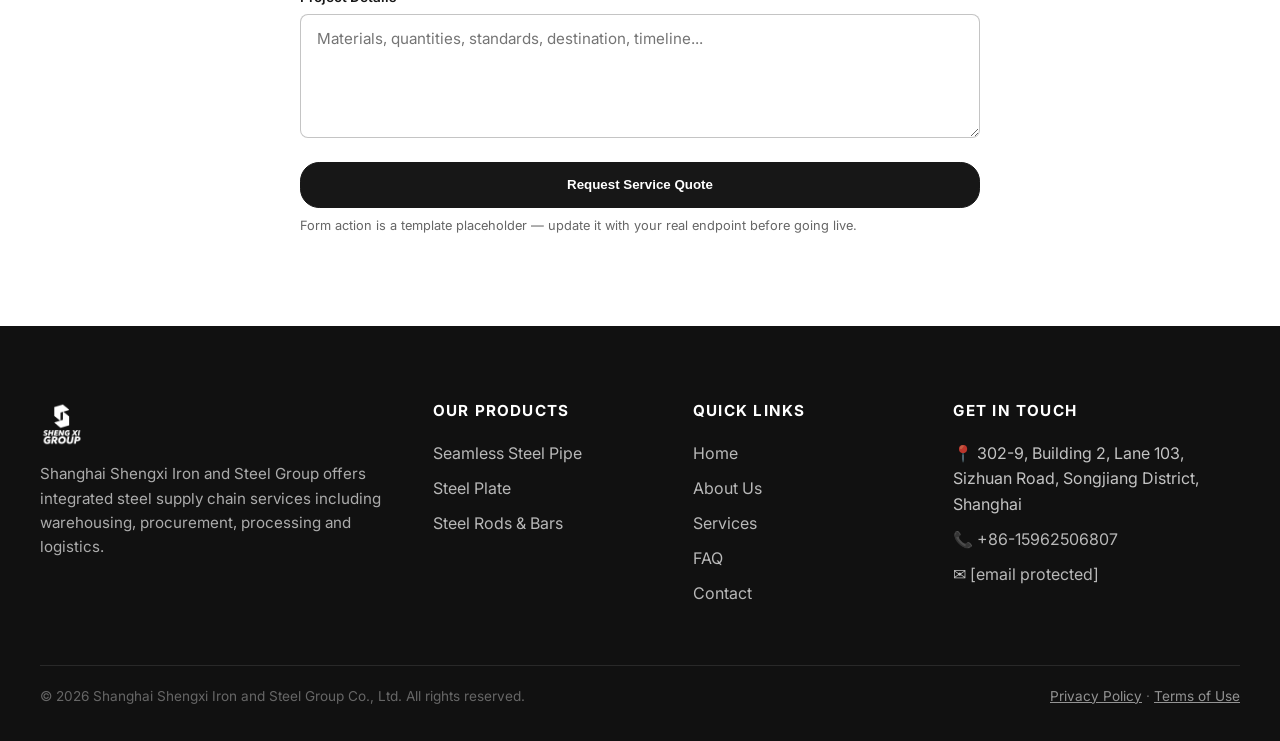
<file: services.html>
<!doctype html>
<html lang="en">
<head>
  <meta charset="utf-8">
  <meta name="viewport" content="width=device-width, initial-scale=1">
  <meta name="description" content="Shengxi Steel services: warehousing, procurement, processing and logistics for global steel buyers.">
  <title>Services | Shengxi Steel</title>
  <link rel="preconnect" href="https://fonts.googleapis.com">
  <link rel="preconnect" href="https://fonts.gstatic.com" crossorigin>
  <link href="https://fonts.googleapis.com/css2?family=Inter:wght@400;500;600;700;800&display=swap" rel="stylesheet">
  <link rel="stylesheet" href="css/styles.css">
</head>
<body>

  <div class="announcement-bar">
    <div class="container">
      ISO 9001 certified steel supply chain · Global shipping · <a href="contact.html">Request a free quote today</a>
    </div>
  </div>

  <header class="site-header">
    <div class="container header-inner">
      <a href="index.html" class="logo" aria-label="Shengxi Steel home">
        <img src="assets/images/logo.png" alt="Shengxi Steel">
      </a>
      <nav class="main-nav" aria-label="Main navigation">
        <ul>
          <li><a href="index.html">Home</a></li>
          <li><a href="about.html">About Us</a></li>
          <li class="nav-dropdown">
            <a href="products.html">Products</a>
            <ul>
              <li><a href="products.html#seamless-steel-pipe">Seamless Steel Pipe</a></li>
              <li><a href="products.html#steel-plate">Steel Plate</a></li>
              <li><a href="products.html#steel-rods">Steel Rods &amp; Bars</a></li>
            </ul>
          </li>
          <li><a href="services.html" class="active">Services</a></li>
          <li><a href="faq.html">FAQ</a></li>
          <li><a href="contact.html">Contact</a></li>
        </ul>
      </nav>
      <div class="header-actions">
        <a href="contact.html" class="btn btn-outline" style="padding:0.65rem 1.1rem;font-size:0.85rem;">Get Quote</a>
        <button class="icon-btn menu-toggle" aria-label="Open menu">☰</button>
      </div>
    </div>
  </header>

  <main>
    <section class="page-banner" style="min-height:280px;">
      <div class="video-bg" style="background:linear-gradient(135deg,#1a1a1a,#333)"></div>
      <div class="container">
        <div class="breadcrumbs"><a href="index.html">Home</a> / Services</div>
        <h1>Our Services</h1>
        <p>End-to-end steel supply chain solutions from Shanghai to your port.</p>
      </div>
    </section>

    <section class="section">
      <div class="container">
        <div class="section-title">
          <span class="eyebrow">What We Offer</span>
          <h2>Four Core Service Pillars</h2>
        </div>
        <div class="icon-grid" style="grid-template-columns: repeat(auto-fit, minmax(280px, 1fr));">
          <div class="service-card">
            <div class="icon">🏭</div>
            <h3>Warehousing</h3>
            <p>Strategic stockyards near Shanghai port hold ready-to-ship inventory of pipe, plate and bar. We offer bonded warehousing, inventory reporting and just-in-time release to reduce your capital tied up in stock.</p>
          </div>
          <div class="service-card">
            <div class="icon">🌐</div>
            <h3>Procurement</h3>
            <p>Our purchasing team sources directly from major Chinese steel mills and qualified secondary producers. We negotiate competitive pricing, verify mill certificates and manage contracts so you receive the right material on time.</p>
          </div>
          <div class="service-card">
            <div class="icon">⚙️</div>
            <h3>Processing</h3>
            <p>Cut-to-length, sawing, threading, beveling, grinding, polishing, heat treatment and surface coating. We match processing capabilities to your drawings and tolerances, minimizing work at your facility.</p>
          </div>
          <div class="service-card">
            <div class="icon">🚢</div>
            <h3>Logistics</h3>
            <p>Full export logistics including container loading, lashing, documentation, customs clearance and sea freight booking. We support FOB, CIF, EXW and DDP terms with optional GPS tracking.</p>
          </div>
        </div>
      </div>
    </section>

    <section class="section bg-surface">
      <div class="container">
        <div class="section-title">
          <span class="eyebrow">Capabilities</span>
          <h2>Processing &amp; Value-Added Services</h2>
        </div>
        <div class="image-text-grid reverse">
          <div class="media"><img src="assets/images/product-plate3.jpg" alt="Steel processing"></div>
          <div>
            <h3>Made to Your Specification</h3>
            <p>Whether you need flame-cut plate profiles, precision-ground bars or beveled pipe ends, Shengxi Steel can coordinate processing before shipment.</p>
            <ul>
              <li>CNC flame / plasma / laser cutting</li>
              <li>Sawing and shearing</li>
              <li>Threading, grooving and beveling</li>
              <li>Grinding, polishing and peeling</li>
              <li>Heat treatment (normalizing, quenching &amp; tempering)</li>
              <li>Anti-rust oiling, primer coating and wooden packaging</li>
            </ul>
            <a href="contact.html" class="btn">Request Processing Quote</a>
          </div>
        </div>
      </div>
    </section>

    <section class="section">
      <div class="container">
        <div class="section-title">
          <span class="eyebrow">Logistics</span>
          <h2>Shipping &amp; Documentation</h2>
        </div>
        <div class="image-text-grid">
          <div class="media"><img src="assets/images/hero1.jpg" alt="Global steel shipping"></div>
          <div>
            <h3>Delivered to Your Port or Door</h3>
            <p>We have exported to North America, Europe, Africa, the Middle East and Southeast Asia. Our logistics team prepares every document required for smooth customs clearance.</p>
            <ul>
              <li>Commercial invoice, packing list and bill of lading</li>
              <li>Certificate of origin (COO / Form A / Form E)</li>
              <li>Mill test certificates (EN 10204 3.1 / 3.2)</li>
              <li>SGS / BV / TÜV inspection reports</li>
              <li>HS code classification support</li>
            </ul>
            <a href="contact.html" class="btn">Plan Your Shipment</a>
          </div>
        </div>
      </div>
    </section>

    <section class="section bg-surface" id="rfq">
      <div class="container" style="max-width:760px;">
        <div class="section-title">
          <span class="eyebrow">Project Inquiry</span>
          <h2>Tell Us About Your Project</h2>
        </div>
        <form action="https://formspree.io/f/YOUR_FORM_ID" method="POST">
          <div class="form-row">
            <div class="form-group"><label for="sv-name">Name</label><input type="text" id="sv-name" name="name" required></div>
            <div class="form-group"><label for="sv-email">Email</label><input type="email" id="sv-email" name="email" required></div>
          </div>
          <div class="form-row">
            <div class="form-group"><label for="sv-service">Service Needed</label>
              <select id="sv-service" name="service">
                <option>Warehousing</option>
                <option>Procurement</option>
                <option>Processing</option>
                <option>Logistics</option>
                <option>Full Supply Chain</option>
              </select>
            </div>
            <div class="form-group"><label for="sv-company">Company</label><input type="text" id="sv-company" name="company"></div>
          </div>
          <div class="form-group"><label for="sv-message">Project Details</label><textarea id="sv-message" name="message" rows="5" placeholder="Materials, quantities, standards, destination, timeline..."></textarea></div>
          <button type="submit" class="btn" style="width:100%;">Request Service Quote</button>
          <p class="form-note">Form action is a template placeholder — update it with your real endpoint before going live.</p>
        </form>
      </div>
    </section>
  </main>

  <footer class="site-footer">
    <div class="container">
      <div class="footer-grid">
        <div class="footer-brand">
          <img src="assets/images/logo.png" alt="Shengxi Steel">
          <p>Shanghai Shengxi Iron and Steel Group offers integrated steel supply chain services including warehousing, procurement, processing and logistics.</p>
        </div>
        <div class="footer-col">
          <h5>Our Products</h5>
          <ul>
            <li><a href="products.html#seamless-steel-pipe">Seamless Steel Pipe</a></li>
            <li><a href="products.html#steel-plate">Steel Plate</a></li>
            <li><a href="products.html#steel-rods">Steel Rods &amp; Bars</a></li>
          </ul>
        </div>
        <div class="footer-col">
          <h5>Quick Links</h5>
          <ul>
            <li><a href="index.html">Home</a></li>
            <li><a href="about.html">About Us</a></li>
            <li><a href="services.html">Services</a></li>
            <li><a href="faq.html">FAQ</a></li>
            <li><a href="contact.html">Contact</a></li>
          </ul>
        </div>
        <div class="footer-col">
          <h5>Get in Touch</h5>
          <ul>
            <li>📍 302-9, Building 2, Lane 103, Sizhuan Road, Songjiang District, Shanghai</li>
            <li>📞 <a href="tel:+86-15962506807">+86-15962506807</a></li>
            <li>✉ <a href="mailto:[email protected]">[email protected]</a></li>
          </ul>
        </div>
      </div>
      <div class="footer-bottom">
        <p>© 2026 Shanghai Shengxi Iron and Steel Group Co., Ltd. All rights reserved.</p>
        <p><a href="privacy.html">Privacy Policy</a> · <a href="terms.html">Terms of Use</a></p>
      </div>
    </div>
  </footer>

  <div class="chatbot-launcher"><button aria-label="Open quote chatbot">💬</button></div>
  <div class="chatbot-window">
    <div class="chatbot-header"><h4>Shengxi Quote Assistant</h4><button aria-label="Close chatbot">×</button></div>
    <div class="chatbot-body"><div class="chat-message bot">Hi! I can help you get a quick quote. Choose an option below or type your requirements.</div></div>
    <div class="chatbot-actions">
      <button>Request a quote</button><button>Product catalog</button><button>Delivery &amp; shipping</button><button>Talk to sales</button>
    </div>
  </div>

  <div class="exit-popup">
    <div class="exit-popup-inner">
      <button class="close" aria-label="Close popup">×</button>
      <h2>Get a Free Steel Quote Before You Go</h2>
      <p>Tell us what you need and receive pricing within 24 hours.</p>
      <form action="https://formspree.io/f/YOUR_FORM_ID" method="POST">
        <div class="form-group"><input type="email" name="email" placeholder="Enter your email" required></div>
        <div class="form-group"><textarea name="message" rows="3" placeholder="Product, grade, size, quantity..."></textarea></div>
        <button type="submit" class="btn" style="width:100%;">Send My Quote Request</button>
      </form>
    </div>
  </div>

  <script src="js/main.js"></script>
</body>
</html>
</file>
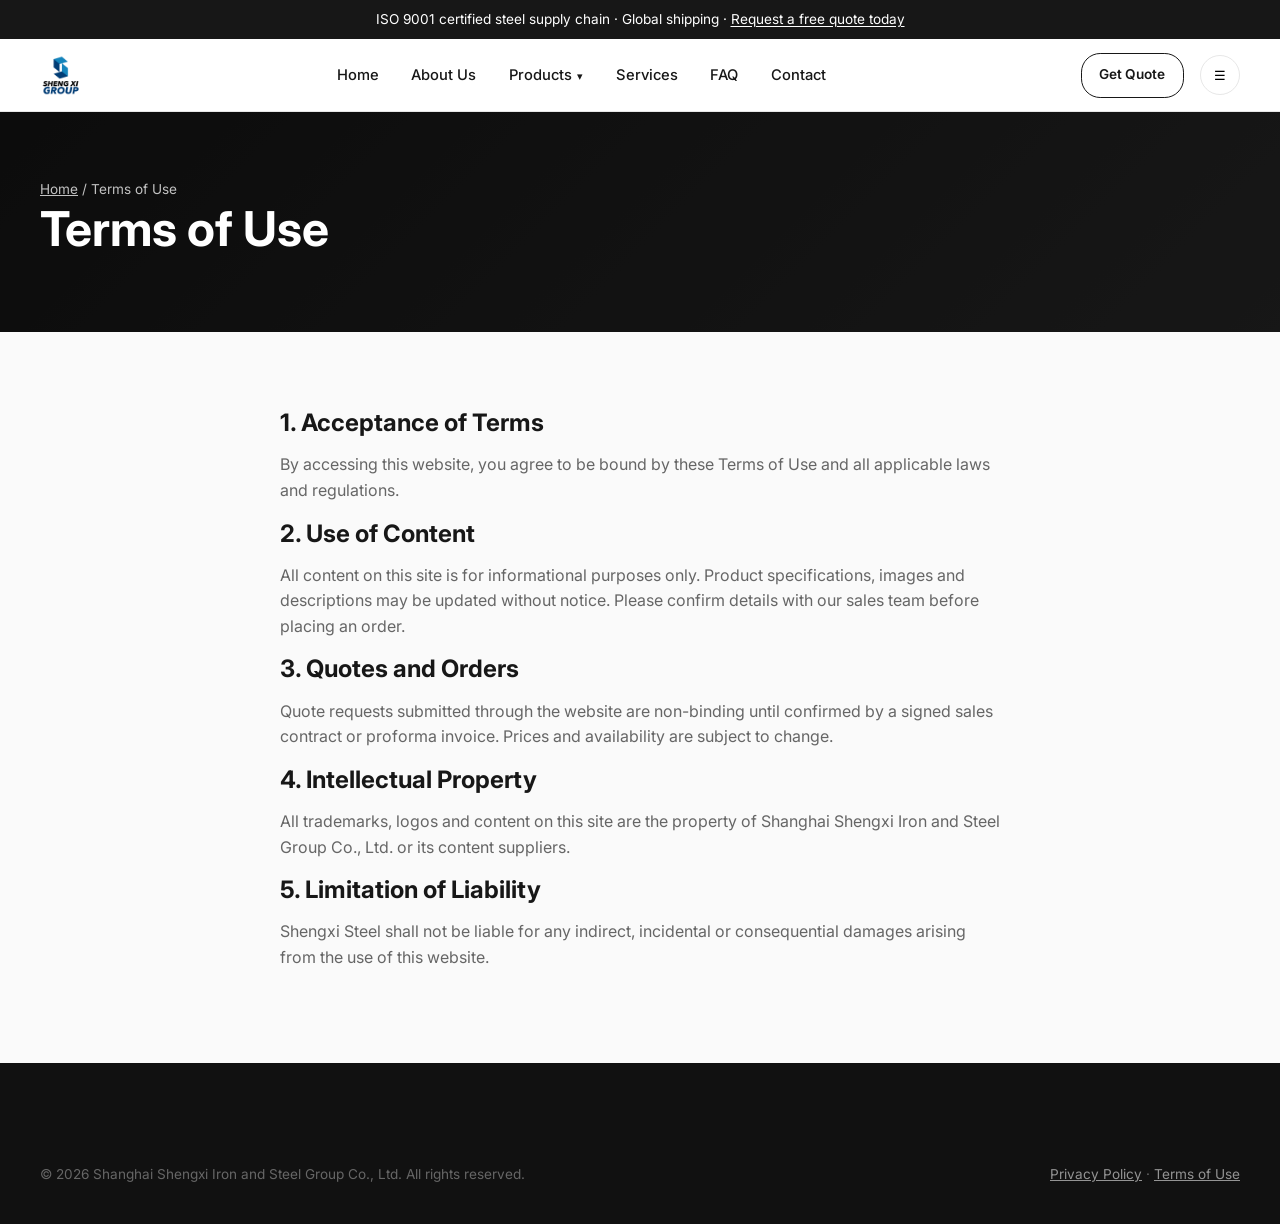
<file: terms.html>
<!doctype html>
<html lang="en">
<head>
  <meta charset="utf-8">
  <meta name="viewport" content="width=device-width, initial-scale=1">
  <title>Terms of Use | Shengxi Steel</title>
  <link rel="preconnect" href="https://fonts.googleapis.com">
  <link rel="preconnect" href="https://fonts.gstatic.com" crossorigin>
  <link href="https://fonts.googleapis.com/css2?family=Inter:wght@400;500;600;700;800&display=swap" rel="stylesheet">
  <link rel="stylesheet" href="css/styles.css">
</head>
<body>
  <div class="announcement-bar"><div class="container">ISO 9001 certified steel supply chain · Global shipping · <a href="contact.html">Request a free quote today</a></div></div>
  <header class="site-header">
    <div class="container header-inner">
      <a href="index.html" class="logo"><img src="assets/images/logo.png" alt="Shengxi Steel"></a>
      <nav class="main-nav" aria-label="Main navigation">
        <ul>
          <li><a href="index.html">Home</a></li>
          <li><a href="about.html">About Us</a></li>
          <li class="nav-dropdown"><a href="products.html">Products</a><ul><li><a href="products.html#seamless-steel-pipe">Seamless Steel Pipe</a></li><li><a href="products.html#steel-plate">Steel Plate</a></li><li><a href="products.html#steel-rods">Steel Rods &amp; Bars</a></li></ul></li>
          <li><a href="services.html">Services</a></li>
          <li><a href="faq.html">FAQ</a></li>
          <li><a href="contact.html">Contact</a></li>
        </ul>
      </nav>
      <div class="header-actions"><a href="contact.html" class="btn btn-outline" style="padding:0.65rem 1.1rem;font-size:0.85rem;">Get Quote</a><button class="icon-btn menu-toggle" aria-label="Open menu">☰</button></div>
    </div>
  </header>
  <main>
    <section class="page-banner" style="min-height:220px;"><div class="video-bg" style="background:linear-gradient(135deg,#1a1a1a,#333)"></div><div class="container"><div class="breadcrumbs"><a href="index.html">Home</a> / Terms of Use</div><h1>Terms of Use</h1></div></section>
    <section class="section"><div class="container" style="max-width:800px;">
      <h2>1. Acceptance of Terms</h2>
      <p>By accessing this website, you agree to be bound by these Terms of Use and all applicable laws and regulations.</p>
      <h2>2. Use of Content</h2>
      <p>All content on this site is for informational purposes only. Product specifications, images and descriptions may be updated without notice. Please confirm details with our sales team before placing an order.</p>
      <h2>3. Quotes and Orders</h2>
      <p>Quote requests submitted through the website are non-binding until confirmed by a signed sales contract or proforma invoice. Prices and availability are subject to change.</p>
      <h2>4. Intellectual Property</h2>
      <p>All trademarks, logos and content on this site are the property of Shanghai Shengxi Iron and Steel Group Co., Ltd. or its content suppliers.</p>
      <h2>5. Limitation of Liability</h2>
      <p>Shengxi Steel shall not be liable for any indirect, incidental or consequential damages arising from the use of this website.</p>
    </div></section>
  </main>
  <footer class="site-footer"><div class="container"><div class="footer-bottom" style="border:none;padding:1.5rem 0;"><p>© 2026 Shanghai Shengxi Iron and Steel Group Co., Ltd. All rights reserved.</p><p><a href="privacy.html">Privacy Policy</a> · <a href="terms.html">Terms of Use</a></p></div></div></footer>
  <script src="js/main.js"></script>
</body>
</html>
</file>
<file: css/styles.css>
/* =========================================
   SHENGXI STEEL — ETONG-style static site
   Single stylesheet, mobile-first
   ========================================= */

:root {
  --color-bg: #fafafa;
  --color-surface: #ffffff;
  --color-text: #171717;
  --color-muted: #666666;
  --color-border: rgba(23, 23, 23, 0.1);
  --color-border-dark: rgba(23, 23, 23, 0.25);
  --color-accent: #171717;
  --color-accent-inverse: #ffffff;
  --color-link: #013c75;
  --color-link-hover: #002551;
  --radius: clamp(0.75rem, 1.5vw, 1.25rem);
  --radius-sm: 0.5rem;
  --section-pad: clamp(3rem, 6vw, 6rem);
  --container: 1280px;
  --font: "Inter", -apple-system, BlinkMacSystemFont, "Segoe UI", Roboto, Helvetica, Arial, sans-serif;
  --font-display: "Inter", -apple-system, BlinkMacSystemFont, "Segoe UI", Roboto, Helvetica, Arial, sans-serif;
  --transition: 0.35s cubic-bezier(0.3, 1, 0.3, 1);
}

* { box-sizing: border-box; }

html { scroll-behavior: smooth; }

body {
  margin: 0;
  font-family: var(--font);
  color: var(--color-text);
  background: var(--color-bg);
  line-height: 1.6;
  overflow-x: hidden;
  -webkit-font-smoothing: antialiased;
}

img { max-width: 100%; height: auto; display: block; }

a { color: inherit; text-decoration: none; }

ul, ol { margin: 0; padding: 0; list-style: none; }

h1, h2, h3, h4, h5, h6 { margin: 0 0 0.6em; line-height: 1.2; font-family: var(--font-display); font-weight: 700; }

p { margin: 0 0 1em; color: var(--color-muted); }

.container {
  width: 100%;
  max-width: var(--container);
  margin: 0 auto;
  padding: 0 clamp(1rem, 4vw, 2.5rem);
}

.section-title {
  text-align: center;
  margin-bottom: clamp(2rem, 4vw, 3rem);
}

.section-title .eyebrow {
  display: block;
  text-transform: uppercase;
  letter-spacing: 0.12em;
  font-size: 0.8rem;
  color: var(--color-muted);
  margin-bottom: 0.5rem;
}

.section-title h2 {
  font-size: clamp(1.75rem, 3.5vw, 2.75rem);
  margin-bottom: 0.5rem;
}

.section-title p {
  max-width: 700px;
  margin: 0 auto;
}

.btn {
  display: inline-flex;
  align-items: center;
  justify-content: center;
  gap: 0.5rem;
  padding: 0.9rem 1.8rem;
  border-radius: var(--radius);
  background: var(--color-accent);
  color: var(--color-accent-inverse);
  font-weight: 600;
  border: 1px solid var(--color-accent);
  cursor: pointer;
  transition: var(--transition);
}

.btn:hover { background: transparent; color: var(--color-accent); }

.btn-outline {
  background: transparent;
  color: var(--color-accent);
}

.btn-outline:hover { background: var(--color-accent); color: var(--color-accent-inverse); }

.btn-light {
  background: #fff;
  color: #171717;
  border-color: #fff;
}

.btn-light:hover { background: transparent; color: #fff; }

.text-center { text-align: center; }

/* ========== Announcement bar ========== */
.announcement-bar {
  background: var(--color-accent);
  color: #fff;
  font-size: 0.85rem;
  text-align: center;
  padding: 0.55rem 1rem;
}

.announcement-bar a { text-decoration: underline; text-underline-offset: 2px; }

/* ========== Header ========== */
.site-header {
  position: sticky;
  top: 0;
  z-index: 1000;
  background: rgba(255, 255, 255, 0.95);
  backdrop-filter: blur(10px);
  border-bottom: 1px solid var(--color-border);
}

.header-inner {
  display: grid;
  grid-template-columns: auto 1fr auto;
  align-items: center;
  gap: 1.5rem;
  min-height: 72px;
}

.logo img { height: 42px; width: auto; }

.main-nav ul { display: flex; align-items: center; justify-content: center; gap: 0.25rem; }

.main-nav a {
  display: block;
  padding: 0.55rem 0.9rem;
  font-size: 0.92rem;
  font-weight: 500;
  border-radius: var(--radius-sm);
  transition: var(--transition);
}

.main-nav a:hover, .main-nav a.active { background: rgba(23, 23, 23, 0.06); }

.nav-dropdown { position: relative; }

.nav-dropdown > a::after {
  content: "▾";
  display: inline-block;
  margin-left: 0.3rem;
  font-size: 0.7rem;
}

.nav-dropdown ul {
  position: absolute;
  top: calc(100% + 0.5rem);
  left: 0;
  background: #fff;
  border: 1px solid var(--color-border);
  border-radius: var(--radius-sm);
  min-width: 220px;
  box-shadow: 0 12px 30px rgba(0,0,0,0.08);
  opacity: 0;
  pointer-events: none;
  transform: translateY(8px);
  transition: var(--transition);
}

.nav-dropdown:hover > ul { opacity: 1; pointer-events: auto; transform: translateY(0); }

.nav-dropdown li { border-bottom: 1px solid var(--color-border); }
.nav-dropdown li:last-child { border-bottom: none; }

.nav-dropdown ul a { padding: 0.65rem 1rem; font-weight: 500; }

.nav-dropdown ul a:hover { background: rgba(23,23,23,0.04); }

.header-actions {
  display: flex;
  align-items: center;
  gap: 1rem;
}

.header-actions .icon-btn {
  width: 40px; height: 40px;
  display: flex; align-items: center; justify-content: center;
  border-radius: 50%;
  border: 1px solid var(--color-border);
  background: transparent;
  cursor: pointer;
  transition: var(--transition);
}

.header-actions .icon-btn:hover { background: rgba(23,23,23,0.06); }

.menu-toggle { display: none; }

/* ========== Hero slideshow ========== */
.hero-slider {
  position: relative;
  height: min(92vh, 760px);
  overflow: hidden;
  background: #111;
}

.hero-slide {
  position: absolute;
  inset: 0;
  opacity: 0;
  transition: opacity 0.9s ease;
  display: flex;
  align-items: center;
  justify-content: center;
}

.hero-slide.active { opacity: 1; z-index: 1; }

.hero-slide-bg {
  position: absolute;
  inset: 0;
  background-size: cover;
  background-position: center;
}

.hero-slide-bg::after {
  content: "";
  position: absolute;
  inset: 0;
  background: linear-gradient(90deg, rgba(0,0,0,0.72) 0%, rgba(0,0,0,0.35) 60%, rgba(0,0,0,0.2) 100%);
}

.hero-content {
  position: relative;
  z-index: 2;
  width: 100%;
  max-width: var(--container);
  padding: 0 clamp(1rem, 4vw, 2.5rem);
  color: #fff;
}

.hero-content h1 {
  font-size: clamp(2.25rem, 5.5vw, 4.5rem);
  max-width: 800px;
  margin-bottom: 1rem;
  letter-spacing: -0.02em;
}

.hero-content p {
  font-size: clamp(1rem, 1.8vw, 1.35rem);
  color: rgba(255,255,255,0.85);
  max-width: 620px;
  margin-bottom: 2rem;
}

.hero-btns { display: flex; gap: 1rem; flex-wrap: wrap; }

.slider-arrow {
  position: absolute;
  top: 50%;
  transform: translateY(-50%);
  z-index: 3;
  width: 48px; height: 48px;
  border-radius: 50%;
  border: 1px solid rgba(255,255,255,0.35);
  background: rgba(255,255,255,0.1);
  color: #fff;
  display: flex; align-items: center; justify-content: center;
  cursor: pointer;
  transition: var(--transition);
}

.slider-arrow:hover { background: #fff; color: #171717; }

.slider-arrow.prev { left: 1.5rem; }
.slider-arrow.next { right: 1.5rem; }

.slider-dots {
  position: absolute;
  bottom: 2rem;
  left: 50%;
  transform: translateX(-50%);
  z-index: 3;
  display: flex; gap: 0.6rem;
}

.slider-dots button {
  width: 10px; height: 10px;
  border-radius: 50%;
  border: none;
  background: rgba(255,255,255,0.4);
  cursor: pointer;
  transition: var(--transition);
}

.slider-dots button.active { background: #fff; transform: scale(1.3); }

/* ========== Marquee ========== */
.marquee {
  overflow: hidden;
  white-space: nowrap;
  padding: 1rem 0;
  border-top: 1px solid var(--color-border);
  border-bottom: 1px solid var(--color-border);
  background: var(--color-surface);
}

.marquee-track {
  display: inline-block;
  animation: marquee 28s linear infinite;
}

.marquee span {
  display: inline-block;
  padding: 0 2.5rem;
  font-size: 0.95rem;
  font-weight: 500;
  text-transform: uppercase;
  letter-spacing: 0.08em;
}

.marquee.dark { background: #111; color: #fff; border-color: #333; }
.marquee.dark span { color: rgba(255,255,255,0.85); }

@keyframes marquee {
  0% { transform: translateX(0); }
  100% { transform: translateX(-50%); }
}

/* ========== Sections ========== */
.section { padding: var(--section-pad) 0; }

.bg-surface { background: var(--color-surface); }

.bg-dark {
  background: #111;
  color: #fff;
}

.bg-dark p { color: rgba(255,255,255,0.7); }

.rich-intro {
  max-width: 820px;
  margin: 0 auto;
  text-align: center;
}

.rich-intro h2 { font-size: clamp(1.6rem, 3vw, 2.4rem); margin-bottom: 1rem; }

/* Image-with-text alternating */
.image-text-grid {
  display: grid;
  grid-template-columns: 1fr 1fr;
  gap: clamp(2rem, 5vw, 4rem);
  align-items: center;
}

.image-text-grid.reverse .media { order: 2; }

.image-text-grid .media {
  border-radius: var(--radius);
  overflow: hidden;
  background: #eee;
  aspect-ratio: 4 / 3;
}

.image-text-grid .media img {
  width: 100%;
  height: 100%;
  object-fit: cover;
}

.image-text-grid .eyebrow {
  text-transform: uppercase;
  font-size: 0.78rem;
  letter-spacing: 0.12em;
  color: var(--color-muted);
  margin-bottom: 0.5rem;
}

.image-text-grid h3 { font-size: clamp(1.5rem, 2.5vw, 2rem); margin-bottom: 1rem; }

.image-text-grid ul { margin: 1.25rem 0; }

.image-text-grid li {
  position: relative;
  padding-left: 1.5rem;
  margin-bottom: 0.6rem;
  color: var(--color-muted);
}

.image-text-grid li::before {
  content: "✓";
  position: absolute;
  left: 0;
  color: var(--color-accent);
  font-weight: 700;
}

/* Video section */
.video-section {
  position: relative;
  min-height: 520px;
  display: flex;
  align-items: center;
  justify-content: center;
  overflow: hidden;
}

.video-bg {
  position: absolute;
  inset: 0;
  background-size: cover;
  background-position: center;
}

.video-bg::after {
  content: "";
  position: absolute;
  inset: 0;
  background: rgba(0,0,0,0.55);
}

.video-content {
  position: relative;
  z-index: 2;
  text-align: center;
  color: #fff;
  max-width: 760px;
  padding: 2rem;
}

.video-content h2 { font-size: clamp(1.75rem, 3.5vw, 2.75rem); margin-bottom: 1rem; }

.video-content p { color: rgba(255,255,255,0.8); margin-bottom: 1.5rem; }

.play-btn {
  width: 72px; height: 72px;
  border-radius: 50%;
  background: #fff;
  color: #171717;
  display: inline-flex;
  align-items: center;
  justify-content: center;
  font-size: 1.4rem;
  margin-bottom: 1.25rem;
  transition: var(--transition);
}

.play-btn:hover { transform: scale(1.08); }

/* Spec table */
.spec-table {
  width: 100%;
  border-collapse: collapse;
  margin-top: 1.5rem;
  font-size: 0.95rem;
}

.spec-table th, .spec-table td {
  padding: 0.85rem 1rem;
  text-align: left;
  border-bottom: 1px solid var(--color-border);
}

.spec-table th { background: rgba(23,23,23,0.04); font-weight: 600; }

.spec-table tr:last-child td { border-bottom: none; }

/* Image comparison */
.comparison {
  display: grid;
  grid-template-columns: 1fr 1fr;
  gap: 1rem;
}

.comparison-card {
  position: relative;
  border-radius: var(--radius);
  overflow: hidden;
  aspect-ratio: 16/10;
}

.comparison-card img { width: 100%; height: 100%; object-fit: cover; }

.comparison-card span {
  position: absolute;
  bottom: 1rem;
  left: 1rem;
  background: #fff;
  color: #171717;
  padding: 0.4rem 0.9rem;
  border-radius: 999px;
  font-size: 0.8rem;
  font-weight: 600;
}

.comparison-vs {
  position: absolute;
  left: 50%;
  top: 50%;
  transform: translate(-50%, -50%);
  width: 48px; height: 48px;
  background: var(--color-accent);
  color: #fff;
  border-radius: 50%;
  display: flex; align-items: center; justify-content: center;
  font-weight: 700;
  z-index: 2;
}

.comparison-wrap { position: relative; }

/* Product grid / cards */
.product-grid {
  display: grid;
  grid-template-columns: repeat(auto-fill, minmax(260px, 1fr));
  gap: 1.5rem;
}

.product-card {
  background: var(--color-surface);
  border: 1px solid var(--color-border);
  border-radius: var(--radius);
  overflow: hidden;
  transition: var(--transition);
}

.product-card:hover { transform: translateY(-5px); box-shadow: 0 18px 40px rgba(0,0,0,0.08); }

.product-card .media { aspect-ratio: 1 / 1; background: #f4f4f4; overflow: hidden; }

.product-card .media img { width: 100%; height: 100%; object-fit: cover; transition: var(--transition); }

.product-card:hover .media img { transform: scale(1.05); }

.product-card .info { padding: 1.1rem; }

.product-card h4 { font-size: 1rem; margin-bottom: 0.5rem; line-height: 1.35; }

.product-card .specs { font-size: 0.8rem; color: var(--color-muted); margin-bottom: 0.8rem; }

.product-card .price {
  font-weight: 700;
  color: var(--color-accent);
  margin-bottom: 0.8rem;
}

.product-card .btn {
  width: 100%;
  padding: 0.65rem;
  font-size: 0.85rem;
}

/* Category cards */
.category-grid {
  display: grid;
  grid-template-columns: repeat(auto-fit, minmax(260px, 1fr));
  gap: 1.5rem;
}

.category-card {
  position: relative;
  border-radius: var(--radius);
  overflow: hidden;
  aspect-ratio: 4 / 3;
  display: flex;
  align-items: flex-end;
  padding: 1.5rem;
  color: #fff;
}

.category-card img {
  position: absolute;
  inset: 0;
  width: 100%;
  height: 100%;
  object-fit: cover;
  z-index: 0;
  transition: var(--transition);
}

.category-card:hover img { transform: scale(1.06); }

.category-card::after {
  content: "";
  position: absolute;
  inset: 0;
  background: linear-gradient(to top, rgba(0,0,0,0.75), rgba(0,0,0,0.15));
  z-index: 1;
}

.category-card h3, .category-card p, .category-card .btn { position: relative; z-index: 2; }

.category-card h3 { font-size: 1.4rem; margin-bottom: 0.25rem; }

.category-card p { color: rgba(255,255,255,0.8); font-size: 0.9rem; margin-bottom: 0.8rem; }

/* Testimonials */
.testimonials {
  position: relative;
}

.testimonial-slide {
  display: none;
  text-align: center;
  max-width: 760px;
  margin: 0 auto;
}

.testimonial-slide.active { display: block; animation: fadeIn 0.5s ease; }

.testimonial-slide p {
  font-size: clamp(1.1rem, 2vw, 1.5rem);
  line-height: 1.5;
  color: var(--color-text);
  margin-bottom: 1.5rem;
}

.testimonial-slide .author { font-weight: 700; color: var(--color-text); }

.testimonial-slide .role { font-size: 0.85rem; color: var(--color-muted); }

.testimonial-dots { display: flex; justify-content: center; gap: 0.6rem; margin-top: 1.5rem; }

.testimonial-dots button {
  width: 10px; height: 10px;
  border-radius: 50%;
  border: none;
  background: var(--color-border-dark);
  cursor: pointer;
}

.testimonial-dots button.active { background: var(--color-accent); transform: scale(1.25); }

@keyframes fadeIn { from { opacity: 0; transform: translateY(10px); } to { opacity: 1; transform: translateY(0); } }

/* Multicolumn icons */
.icon-grid {
  display: grid;
  grid-template-columns: repeat(auto-fit, minmax(220px, 1fr));
  gap: 2rem;
}

.icon-card { text-align: center; }

.icon-card .icon {
  width: 64px; height: 64px;
  margin: 0 auto 1rem;
  border-radius: 50%;
  background: rgba(23,23,23,0.05);
  display: flex; align-items: center; justify-content: center;
  font-size: 1.6rem;
}

.icon-card h4 { font-size: 1.1rem; margin-bottom: 0.4rem; }

.icon-card p { font-size: 0.9rem; margin-bottom: 0; }

/* Stats */
.stats-grid {
  display: grid;
  grid-template-columns: repeat(4, 1fr);
  gap: 1.5rem;
}

.stat-card { text-align: center; padding: 1.5rem; }

.stat-card .number {
  font-size: clamp(2rem, 4vw, 3rem);
  font-weight: 800;
  line-height: 1;
  margin-bottom: 0.4rem;
}

.stat-card p { margin-bottom: 0; }

/* Forms */
.form-group { margin-bottom: 1rem; }

.form-group label {
  display: block;
  font-size: 0.85rem;
  font-weight: 600;
  margin-bottom: 0.35rem;
}

.form-group input,
.form-group textarea,
.form-group select {
  width: 100%;
  padding: 0.85rem 1rem;
  border: 1px solid var(--color-border-dark);
  border-radius: var(--radius-sm);
  font-family: inherit;
  font-size: 0.95rem;
  background: #fff;
  transition: var(--transition);
}

.form-group input:focus,
.form-group textarea:focus,
.form-group select:focus {
  outline: none;
  border-color: var(--color-accent);
  box-shadow: 0 0 0 3px rgba(23,23,23,0.08);
}

.form-row { display: grid; grid-template-columns: 1fr 1fr; gap: 1rem; }

.form-note {
  font-size: 0.8rem;
  color: var(--color-muted);
  margin-top: 0.5rem;
}

/* Footer */
.site-footer {
  background: #111;
  color: rgba(255,255,255,0.75);
  padding-top: clamp(3rem, 6vw, 5rem);
}

.footer-grid {
  display: grid;
  grid-template-columns: 1.6fr 1fr 1fr 1.3fr;
  gap: 2.5rem;
  padding-bottom: 3rem;
  border-bottom: 1px solid rgba(255,255,255,0.1);
}

.footer-brand img { height: 44px; margin-bottom: 1rem; filter: brightness(0) invert(1); }

.footer-brand p { color: rgba(255,255,255,0.65); font-size: 0.95rem; }

.footer-col h5 {
  color: #fff;
  font-size: 0.95rem;
  text-transform: uppercase;
  letter-spacing: 0.08em;
  margin-bottom: 1.25rem;
}

.footer-col li { margin-bottom: 0.6rem; }

.footer-col a { color: rgba(255,255,255,0.7); transition: var(--transition); }

.footer-col a:hover { color: #fff; }

.newsletter-form { display: flex; gap: 0.5rem; }

.newsletter-form input {
  flex: 1;
  padding: 0.75rem 1rem;
  border-radius: var(--radius-sm);
  border: 1px solid rgba(255,255,255,0.2);
  background: rgba(255,255,255,0.08);
  color: #fff;
}

.newsletter-form input::placeholder { color: rgba(255,255,255,0.45); }

.newsletter-form button { padding: 0.75rem 1.2rem; }

.footer-bottom {
  padding: 1.25rem 0;
  font-size: 0.85rem;
  color: rgba(255,255,255,0.5);
  display: flex;
  justify-content: space-between;
  align-items: center;
  flex-wrap: wrap;
  gap: 0.75rem;
}

.footer-bottom a { color: rgba(255,255,255,0.55); text-decoration: underline; }

/* Lead-gen floating button */
.chatbot-launcher {
  position: fixed;
  right: 1.5rem;
  bottom: 1.5rem;
  z-index: 1100;
}

.chatbot-launcher button {
  width: 64px; height: 64px;
  border-radius: 50%;
  border: none;
  background: var(--color-accent);
  color: #fff;
  font-size: 1.5rem;
  cursor: pointer;
  box-shadow: 0 10px 30px rgba(0,0,0,0.25);
  transition: var(--transition);
}

.chatbot-launcher button:hover { transform: scale(1.08); }

.chatbot-window {
  position: fixed;
  right: 1.5rem;
  bottom: 6rem;
  width: min(360px, calc(100vw - 2rem));
  background: #fff;
  border-radius: var(--radius);
  box-shadow: 0 20px 60px rgba(0,0,0,0.18);
  z-index: 1100;
  display: none;
  flex-direction: column;
  overflow: hidden;
}

.chatbot-window.open { display: flex; }

.chatbot-header {
  background: var(--color-accent);
  color: #fff;
  padding: 1rem;
  display: flex;
  justify-content: space-between;
  align-items: center;
}

.chatbot-header h4 { font-size: 1rem; margin: 0; }

.chatbot-header button {
  background: transparent;
  border: none;
  color: #fff;
  font-size: 1.2rem;
  cursor: pointer;
}

.chatbot-body {
  padding: 1rem;
  height: 300px;
  overflow-y: auto;
}

.chat-message {
  margin-bottom: 0.75rem;
  padding: 0.65rem 0.9rem;
  border-radius: var(--radius-sm);
  max-width: 85%;
  font-size: 0.9rem;
  line-height: 1.45;
}

.chat-message.bot { background: #f2f2f2; color: #171717; }

.chat-message.user { background: var(--color-accent); color: #fff; margin-left: auto; }

.chatbot-actions { display: flex; flex-wrap: wrap; gap: 0.5rem; padding: 0 1rem 1rem; }

.chatbot-actions button {
  font-size: 0.8rem;
  padding: 0.45rem 0.75rem;
  border: 1px solid var(--color-border-dark);
  background: #fff;
  border-radius: 999px;
  cursor: pointer;
  transition: var(--transition);
}

.chatbot-actions button:hover { background: var(--color-accent); color: #fff; border-color: var(--color-accent); }

/* Exit intent popup */
.exit-popup {
  position: fixed;
  inset: 0;
  background: rgba(0,0,0,0.6);
  z-index: 1200;
  display: none;
  align-items: center;
  justify-content: center;
  padding: 1rem;
}

.exit-popup.open { display: flex; }

.exit-popup-inner {
  background: #fff;
  border-radius: var(--radius);
  max-width: 520px;
  width: 100%;
  padding: 2rem;
  position: relative;
  animation: slideUp 0.4s ease;
}

.exit-popup .close {
  position: absolute;
  top: 1rem;
  right: 1rem;
  background: transparent;
  border: none;
  font-size: 1.4rem;
  cursor: pointer;
}

@keyframes slideUp { from { opacity: 0; transform: translateY(30px); } to { opacity: 1; transform: translateY(0); } }

/* Page banner */
.page-banner {
  position: relative;
  min-height: 320px;
  display: flex;
  align-items: center;
  background: #111;
  color: #fff;
  overflow: hidden;
}

.page-banner img {
  position: absolute;
  inset: 0;
  width: 100%;
  height: 100%;
  object-fit: cover;
  opacity: 0.45;
}

.page-banner .container { position: relative; z-index: 2; }

.page-banner h1 { font-size: clamp(2rem, 4vw, 3rem); margin-bottom: 0.5rem; }

.breadcrumbs { font-size: 0.85rem; color: rgba(255,255,255,0.75); }

.breadcrumbs a { text-decoration: underline; }

/* Layout helpers */
.two-col { display: grid; grid-template-columns: 280px 1fr; gap: 2.5rem; align-items: start; }

.sidebar { position: sticky; top: 90px; }

.sidebar-menu {
  background: var(--color-surface);
  border: 1px solid var(--color-border);
  border-radius: var(--radius);
  padding: 1.25rem;
}

.sidebar-menu h3 {
  font-size: 1.1rem;
  padding-bottom: 0.75rem;
  border-bottom: 1px solid var(--color-border);
  margin-bottom: 0.75rem;
}

.sidebar-menu li { margin-bottom: 0.5rem; }

.sidebar-menu a {
  display: block;
  padding: 0.45rem 0.6rem;
  border-radius: var(--radius-sm);
  color: var(--color-muted);
  font-size: 0.92rem;
  transition: var(--transition);
}

.sidebar-menu a:hover, .sidebar-menu a.active { background: rgba(23,23,23,0.05); color: var(--color-text); }

.pagination { display: flex; gap: 0.4rem; justify-content: center; margin-top: 2rem; }

.pagination a, .pagination span {
  min-width: 38px; height: 38px;
  display: inline-flex; align-items: center; justify-content: center;
  border: 1px solid var(--color-border);
  border-radius: var(--radius-sm);
  font-size: 0.9rem;
}

.pagination a.active { background: var(--color-accent); color: #fff; border-color: var(--color-accent); }

/* Accordion FAQ */
.faq-item { border-bottom: 1px solid var(--color-border); }

.faq-question {
  width: 100%;
  display: flex;
  justify-content: space-between;
  align-items: center;
  padding: 1.15rem 0;
  background: transparent;
  border: none;
  font-size: 1.05rem;
  font-weight: 600;
  text-align: left;
  cursor: pointer;
  font-family: inherit;
}

.faq-question .toggle {
  width: 24px; height: 24px;
  display: flex; align-items: center; justify-content: center;
  border-radius: 50%;
  background: rgba(23,23,23,0.06);
  font-size: 1rem;
  transition: var(--transition);
}

.faq-answer {
  max-height: 0;
  overflow: hidden;
  transition: max-height 0.35s ease;
}

.faq-answer-inner { padding: 0 0 1.25rem; }

.faq-item.open .faq-question .toggle { transform: rotate(45deg); }

/* Services */
.service-card {
  background: var(--color-surface);
  border: 1px solid var(--color-border);
  border-radius: var(--radius);
  padding: clamp(1.5rem, 3vw, 2.25rem);
  transition: var(--transition);
}

.service-card:hover { box-shadow: 0 14px 36px rgba(0,0,0,0.07); }

.service-card .icon {
  width: 56px; height: 56px;
  border-radius: var(--radius-sm);
  background: rgba(23,23,23,0.06);
  display: flex; align-items: center; justify-content: center;
  font-size: 1.4rem;
  margin-bottom: 1rem;
}

.service-card h3 { font-size: 1.2rem; margin-bottom: 0.5rem; }

/* About profile */
.profile-media { border-radius: var(--radius); overflow: hidden; }

.profile-media img { width: 100%; height: 100%; object-fit: cover; }

.team-grid {
  display: grid;
  grid-template-columns: repeat(auto-fit, minmax(240px, 1fr));
  gap: 1.5rem;
}

.team-card {
  background: var(--color-surface);
  border: 1px solid var(--color-border);
  border-radius: var(--radius);
  overflow: hidden;
}

.team-card img { width: 100%; aspect-ratio: 1 / 1; object-fit: cover; }

.team-card .info { padding: 1rem; }

.team-card h4 { font-size: 1.1rem; margin-bottom: 0.2rem; }

.team-card p { font-size: 0.85rem; color: var(--color-muted); margin-bottom: 0; }

/* Certificate slider */
.cert-slider {
  display: flex;
  gap: 1rem;
  overflow-x: auto;
  scroll-snap-type: x mandatory;
  padding-bottom: 1rem;
}

.cert-slider img {
  flex: 0 0 auto;
  width: 200px;
  height: 280px;
  object-fit: cover;
  border-radius: var(--radius-sm);
  scroll-snap-align: start;
  border: 1px solid var(--color-border);
}

/* Responsive */
@media (max-width: 992px) {
  .header-inner { grid-template-columns: 1fr auto; }
  .main-nav { display: none; position: absolute; top: 100%; left: 0; right: 0; background: #fff; border-bottom: 1px solid var(--color-border); padding: 1rem; }
  .main-nav.open { display: block; }
  .main-nav ul { flex-direction: column; align-items: stretch; gap: 0.25rem; }
  .nav-dropdown ul { position: static; opacity: 1; pointer-events: auto; transform: none; box-shadow: none; border: none; display: none; margin-left: 1rem; }
  .nav-dropdown.open > ul { display: block; }
  .menu-toggle { display: inline-flex; }
  .footer-grid { grid-template-columns: 1fr 1fr; }
  .image-text-grid { grid-template-columns: 1fr; }
  .image-text-grid.reverse .media { order: 0; }
  .comparison { grid-template-columns: 1fr; }
  .stats-grid { grid-template-columns: repeat(2, 1fr); }
  .two-col { grid-template-columns: 1fr; }
  .sidebar { position: static; }
}

@media (max-width: 640px) {
  .hero-content h1 { font-size: 2rem; }
  .footer-grid { grid-template-columns: 1fr; }
  .form-row { grid-template-columns: 1fr; }
  .stats-grid { grid-template-columns: 1fr; }
  .chatbot-window { right: 1rem; bottom: 5.5rem; width: calc(100vw - 2rem); }
  .slider-arrow { display: none; }
}
</file>
